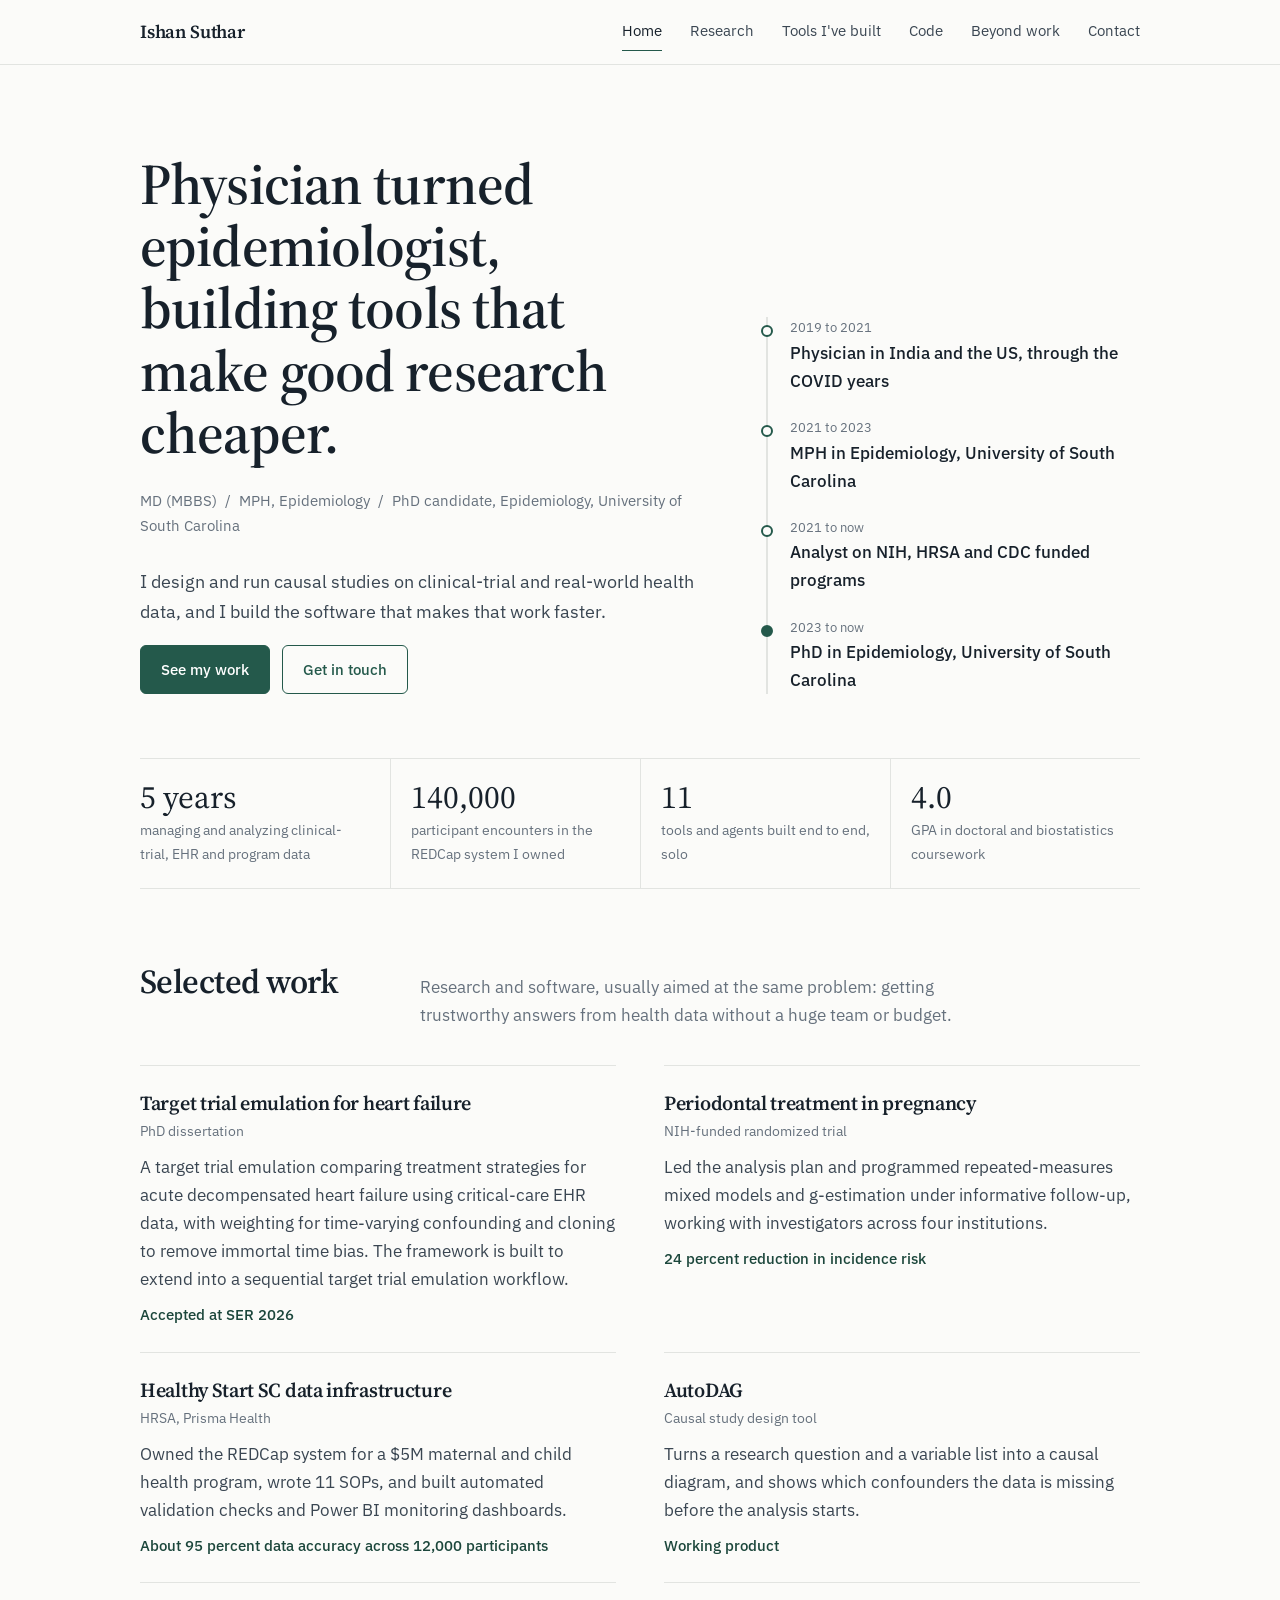
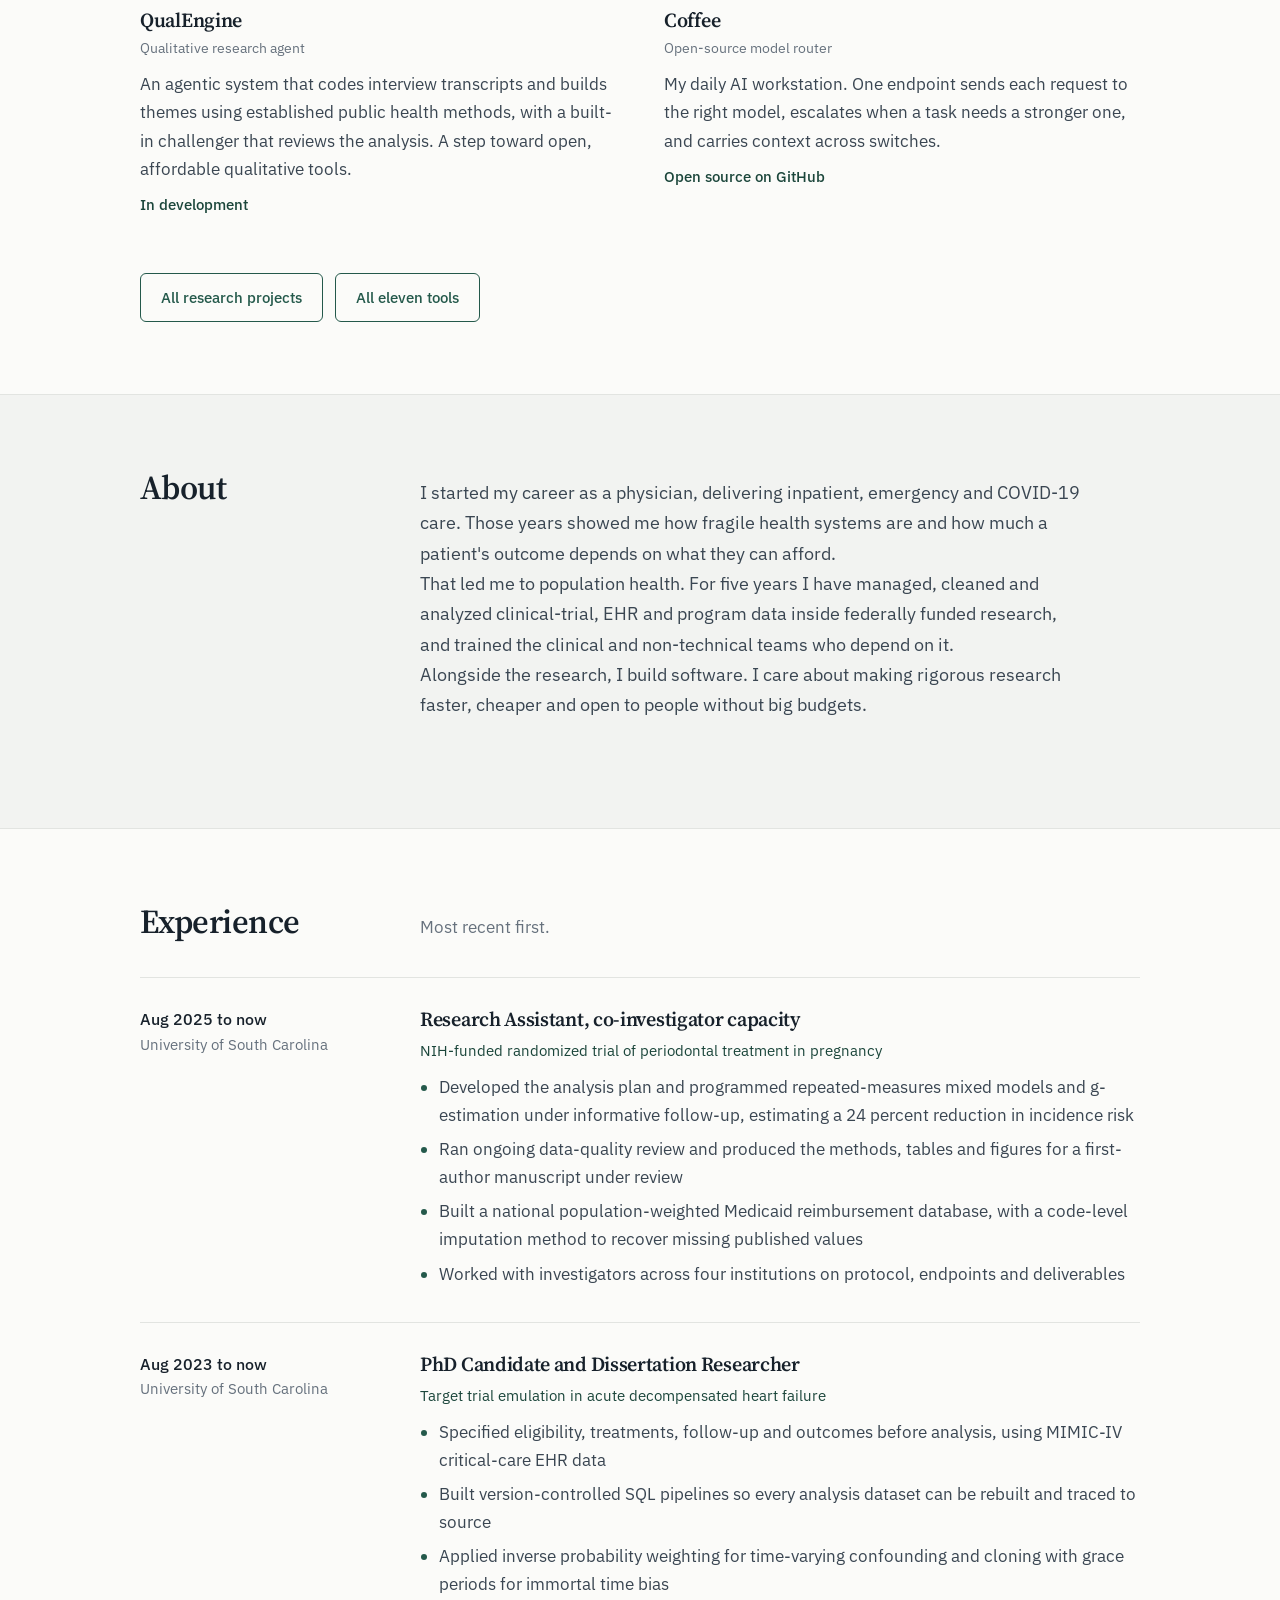
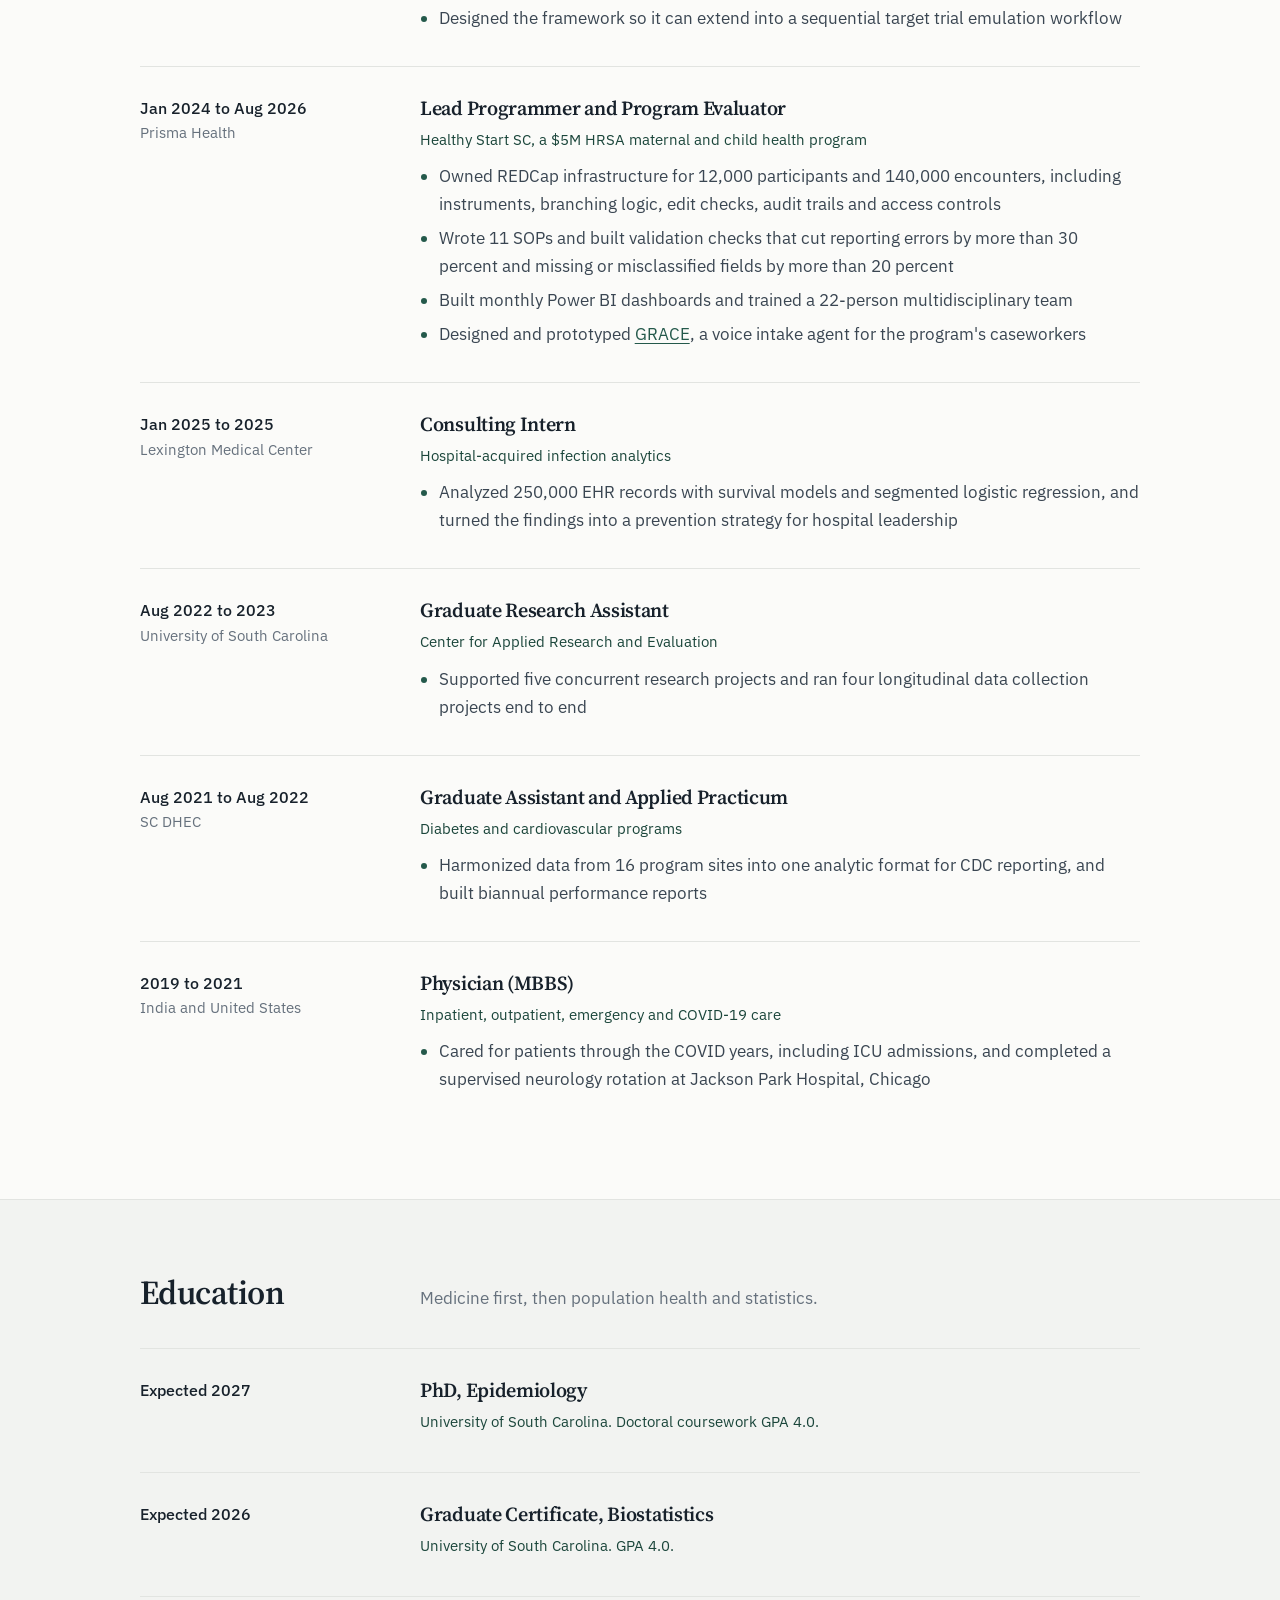
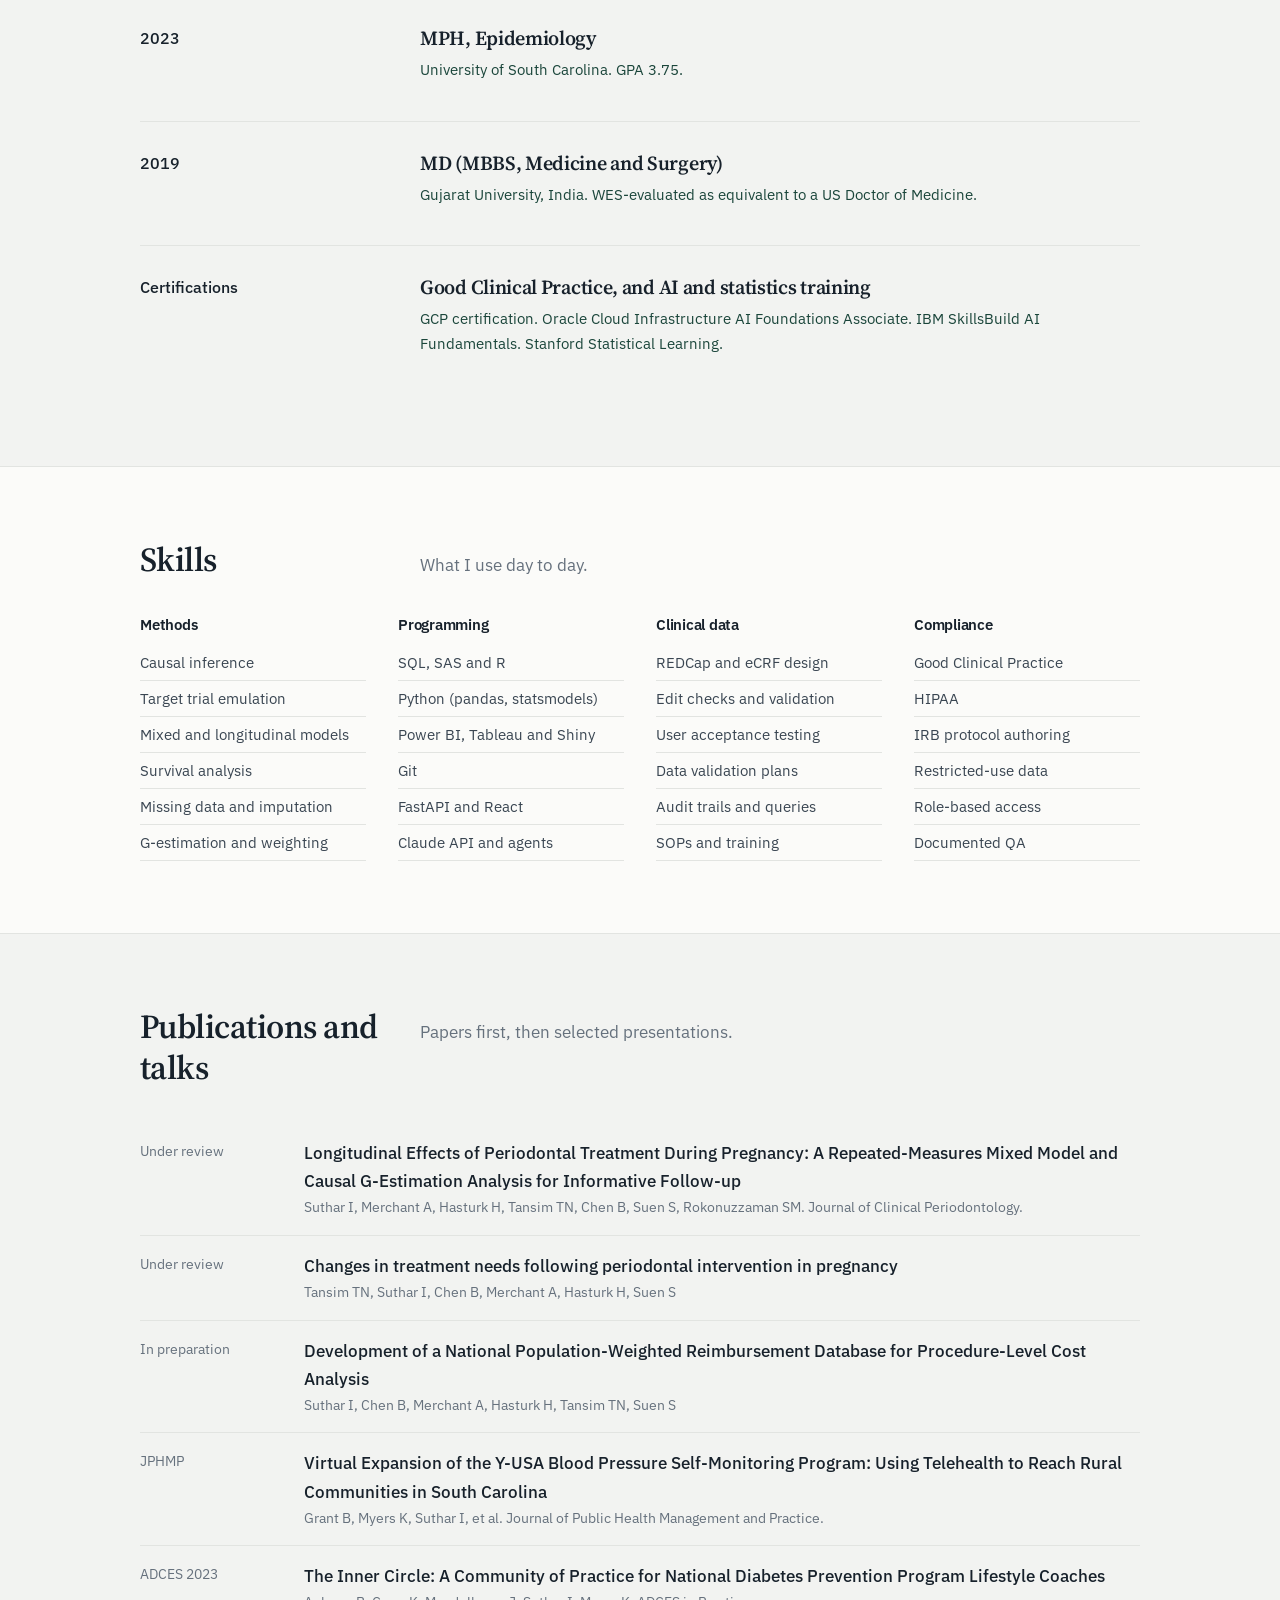
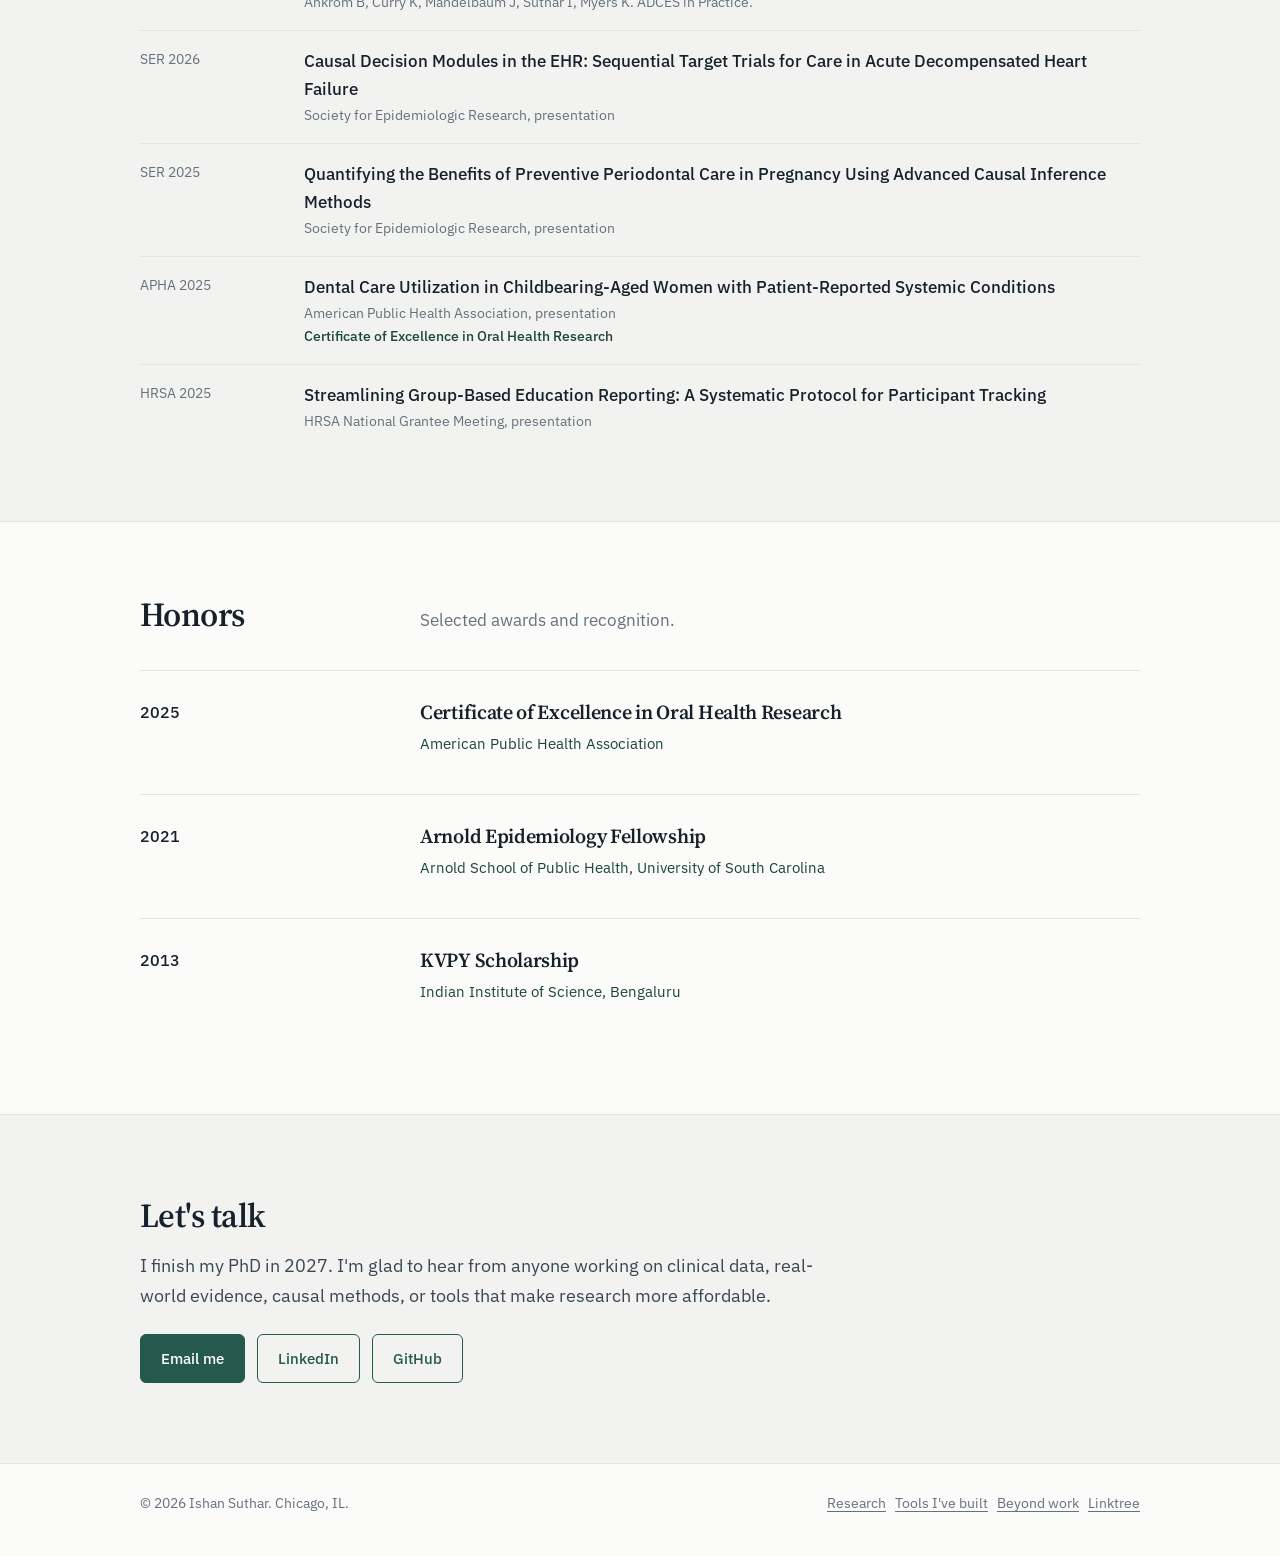
<file: index.html>
<!DOCTYPE html>
<html lang="en">
<head>
  <meta charset="UTF-8">
  <meta name="viewport" content="width=device-width, initial-scale=1.0">
  <title>Ishan Suthar | Epidemiologist and builder</title>
  <meta name="description" content="Physician-trained epidemiologist finishing a PhD in causal inference, who builds tools for health research.">
  <link rel="preconnect" href="https://fonts.googleapis.com">
  <link rel="preconnect" href="https://fonts.gstatic.com" crossorigin>
  <link href="https://fonts.googleapis.com/css2?family=IBM+Plex+Mono:wght@400;500&family=IBM+Plex+Sans:wght@400;500;600&family=Source+Serif+4:opsz,wght@8..60,400;8..60,600&display=swap" rel="stylesheet">
  <link rel="stylesheet" href="styles.css">
</head>
<body>

<header class="site-header">
  <div class="wrap">
    <a class="brand" href="index.html">Ishan Suthar</a>
    <button class="nav-toggle" aria-expanded="false" aria-controls="nav">Menu</button>
    <nav class="nav" id="nav">
      <a href="index.html" aria-current="page">Home</a>
      <a href="research.html">Research</a>
      <a href="ai-agents.html">Tools I've built</a>
      <a href="code-examples.html">Code</a>
      <a href="hobbies.html">Beyond work</a>
      <a href="#contact">Contact</a>
    </nav>
  </div>
</header>

<main>

  <section class="hero">
    <div class="wrap hero-grid">
      <div>
        <h1>Physician turned epidemiologist, building tools that make good research cheaper.</h1>
        <p class="creds">MD (MBBS) &nbsp;/&nbsp; MPH, Epidemiology &nbsp;/&nbsp; PhD candidate, Epidemiology, University of South Carolina</p>
        <p class="lead">I design and run causal studies on clinical-trial and real-world health data, and I build the software that makes that work faster.</p>
        <div class="actions">
          <a class="btn btn-solid" href="#work">See my work</a>
          <a class="btn btn-line" href="#contact">Get in touch</a>
        </div>
      </div>
      <ol class="path" aria-label="Career path">
        <li><span class="when">2019 to 2021</span><span class="what">Physician in India and the US, through the COVID years</span></li>
        <li><span class="when">2021 to 2023</span><span class="what">MPH in Epidemiology, University of South Carolina</span></li>
        <li><span class="when">2021 to now</span><span class="what">Analyst on NIH, HRSA and CDC funded programs</span></li>
        <li><span class="when">2023 to now</span><span class="what">PhD in Epidemiology, University of South Carolina</span></li>
      </ol>
    </div>
  </section>

  <div class="wrap">
    <div class="facts">
      <div class="fact"><div class="n">5 years</div><div class="l">managing and analyzing clinical-trial, EHR and program data</div></div>
      <div class="fact"><div class="n">140,000</div><div class="l">participant encounters in the REDCap system I owned</div></div>
      <div class="fact"><div class="n">11</div><div class="l">tools and agents built end to end, solo</div></div>
      <div class="fact"><div class="n">4.0</div><div class="l">GPA in doctoral and biostatistics coursework</div></div>
    </div>
  </div>

  <section class="section" id="work" style="border-top:0">
    <div class="wrap">
      <div class="section-head">
        <h2>Selected work</h2>
        <p>Research and software, usually aimed at the same problem: getting trustworthy answers from health data without a huge team or budget.</p>
      </div>

      <div class="work-list">
        <div class="work">
          <h3>Target trial emulation for heart failure</h3>
          <div class="kind">PhD dissertation</div>
          <p>A target trial emulation comparing treatment strategies for acute decompensated heart failure using critical-care EHR data, with weighting for time-varying confounding and cloning to remove immortal time bias. The framework is built to extend into a sequential target trial emulation workflow.</p>
          <div class="result">Accepted at SER 2026</div>
        </div>
        <div class="work">
          <h3>Periodontal treatment in pregnancy</h3>
          <div class="kind">NIH-funded randomized trial</div>
          <p>Led the analysis plan and programmed repeated-measures mixed models and g-estimation under informative follow-up, working with investigators across four institutions.</p>
          <div class="result">24 percent reduction in incidence risk</div>
        </div>
        <div class="work">
          <h3>Healthy Start SC data infrastructure</h3>
          <div class="kind">HRSA, Prisma Health</div>
          <p>Owned the REDCap system for a $5M maternal and child health program, wrote 11 SOPs, and built automated validation checks and Power BI monitoring dashboards.</p>
          <div class="result">About 95 percent data accuracy across 12,000 participants</div>
        </div>
        <div class="work">
          <h3>AutoDAG</h3>
          <div class="kind">Causal study design tool</div>
          <p>Turns a research question and a variable list into a causal diagram, and shows which confounders the data is missing before the analysis starts.</p>
          <div class="result">Working product</div>
        </div>
        <div class="work">
          <h3>QualEngine</h3>
          <div class="kind">Qualitative research agent</div>
          <p>An agentic system that codes interview transcripts and builds themes using established public health methods, with a built-in challenger that reviews the analysis. A step toward open, affordable qualitative tools.</p>
          <div class="result">In development</div>
        </div>
        <div class="work">
          <h3>Coffee</h3>
          <div class="kind">Open-source model router</div>
          <p>My daily AI workstation. One endpoint sends each request to the right model, escalates when a task needs a stronger one, and carries context across switches.</p>
          <div class="result">Open source on GitHub</div>
        </div>
      </div>

      <div class="actions" style="margin-top:32px">
        <a class="btn btn-line" href="research.html">All research projects</a>
        <a class="btn btn-line" href="ai-agents.html">All eleven tools</a>
      </div>
    </div>
  </section>

  <section class="section band" id="about">
    <div class="wrap">
      <div class="section-head">
        <h2>About</h2>
        <div>
          <p class="lead" style="color:var(--ink-2)">I started my career as a physician, delivering inpatient, emergency and COVID-19 care. Those years showed me how fragile health systems are and how much a patient's outcome depends on what they can afford.</p>
          <p class="lead" style="color:var(--ink-2)">That led me to population health. For five years I have managed, cleaned and analyzed clinical-trial, EHR and program data inside federally funded research, and trained the clinical and non-technical teams who depend on it.</p>
          <p class="lead" style="color:var(--ink-2);margin-bottom:0">Alongside the research, I build software. I care about making rigorous research faster, cheaper and open to people without big budgets.</p>
        </div>
      </div>
    </div>
  </section>

  <section class="section" id="experience">
    <div class="wrap">
      <div class="section-head"><h2>Experience</h2><p>Most recent first.</p></div>

      <div class="row">
        <div class="row-label"><strong>Aug 2025 to now</strong>University of South Carolina</div>
        <div>
          <h3>Research Assistant, co-investigator capacity</h3>
          <div class="org">NIH-funded randomized trial of periodontal treatment in pregnancy</div>
          <ul class="points">
            <li>Developed the analysis plan and programmed repeated-measures mixed models and g-estimation under informative follow-up, estimating a 24 percent reduction in incidence risk</li>
            <li>Ran ongoing data-quality review and produced the methods, tables and figures for a first-author manuscript under review</li>
            <li>Built a national population-weighted Medicaid reimbursement database, with a code-level imputation method to recover missing published values</li>
            <li>Worked with investigators across four institutions on protocol, endpoints and deliverables</li>
          </ul>
        </div>
      </div>

      <div class="row">
        <div class="row-label"><strong>Aug 2023 to now</strong>University of South Carolina</div>
        <div>
          <h3>PhD Candidate and Dissertation Researcher</h3>
          <div class="org">Target trial emulation in acute decompensated heart failure</div>
          <ul class="points">
            <li>Specified eligibility, treatments, follow-up and outcomes before analysis, using MIMIC-IV critical-care EHR data</li>
            <li>Built version-controlled SQL pipelines so every analysis dataset can be rebuilt and traced to source</li>
            <li>Applied inverse probability weighting for time-varying confounding and cloning with grace periods for immortal time bias</li>
            <li>Designed the framework so it can extend into a sequential target trial emulation workflow</li>
          </ul>
        </div>
      </div>

      <div class="row">
        <div class="row-label"><strong>Jan 2024 to Aug 2026</strong>Prisma Health</div>
        <div>
          <h3>Lead Programmer and Program Evaluator</h3>
          <div class="org">Healthy Start SC, a $5M HRSA maternal and child health program</div>
          <ul class="points">
            <li>Owned REDCap infrastructure for 12,000 participants and 140,000 encounters, including instruments, branching logic, edit checks, audit trails and access controls</li>
            <li>Wrote 11 SOPs and built validation checks that cut reporting errors by more than 30 percent and missing or misclassified fields by more than 20 percent</li>
            <li>Built monthly Power BI dashboards and trained a 22-person multidisciplinary team</li>
            <li>Designed and prototyped <a href="ai-agents.html#grace">GRACE</a>, a voice intake agent for the program's caseworkers</li>
          </ul>
        </div>
      </div>

      <div class="row">
        <div class="row-label"><strong>Jan 2025 to  2025</strong>Lexington Medical Center</div>
        <div>
          <h3>Consulting Intern</h3>
          <div class="org">Hospital-acquired infection analytics</div>
          <ul class="points"><li>Analyzed 250,000 EHR records with survival models and segmented logistic regression, and turned the findings into a prevention strategy for hospital leadership</li></ul>
        </div>
      </div>

      <div class="row">
        <div class="row-label"><strong>Aug 2022 to  2023</strong>University of South Carolina</div>
        <div>
          <h3>Graduate Research Assistant</h3>
          <div class="org">Center for Applied Research and Evaluation</div>
          <ul class="points"><li>Supported five concurrent research projects and ran four longitudinal data collection projects end to end</li></ul>
        </div>
      </div>

      <div class="row">
        <div class="row-label"><strong>Aug 2021 to Aug 2022</strong>SC DHEC</div>
        <div>
          <h3>Graduate Assistant and Applied Practicum</h3>
          <div class="org">Diabetes and cardiovascular programs</div>
          <ul class="points"><li>Harmonized data from 16 program sites into one analytic format for CDC reporting, and built biannual performance reports</li></ul>
        </div>
      </div>

      <div class="row">
        <div class="row-label"><strong>2019 to 2021</strong>India and United States</div>
        <div>
          <h3>Physician (MBBS)</h3>
          <div class="org">Inpatient, outpatient, emergency and COVID-19 care</div>
          <ul class="points"><li>Cared for patients through the COVID years, including ICU admissions, and completed a supervised neurology rotation at Jackson Park Hospital, Chicago</li></ul>
        </div>
      </div>
    </div>
  </section>

  <section class="section band" id="education">
    <div class="wrap">
      <div class="section-head"><h2>Education</h2><p>Medicine first, then population health and statistics.</p></div>
      <div class="row"><div class="row-label"><strong>Expected  2027</strong></div><div><h3>PhD, Epidemiology</h3><div class="org">University of South Carolina. Doctoral coursework GPA 4.0.</div></div></div>
      <div class="row"><div class="row-label"><strong>Expected  2026</strong></div><div><h3>Graduate Certificate, Biostatistics</h3><div class="org">University of South Carolina. GPA 4.0.</div></div></div>
      <div class="row"><div class="row-label"><strong>2023</strong></div><div><h3>MPH, Epidemiology</h3><div class="org">University of South Carolina. GPA 3.75.</div></div></div>
      <div class="row"><div class="row-label"><strong>2019</strong></div><div><h3>MD (MBBS, Medicine and Surgery)</h3><div class="org">Gujarat University, India. WES-evaluated as equivalent to a US Doctor of Medicine.</div></div></div>
      <div class="row"><div class="row-label"><strong>Certifications</strong></div><div><h3>Good Clinical Practice, and AI and statistics training</h3><div class="org">GCP certification. Oracle Cloud Infrastructure AI Foundations Associate. IBM SkillsBuild AI Fundamentals. Stanford Statistical Learning.</div></div></div>
    </div>
  </section>

  <section class="section" id="skills">
    <div class="wrap">
      <div class="section-head"><h2>Skills</h2><p>What I use day to day.</p></div>
      <div class="skills">
        <div>
          <h3>Methods</h3>
          <ul><li>Causal inference</li><li>Target trial emulation</li><li>Mixed and longitudinal models</li><li>Survival analysis</li><li>Missing data and imputation</li><li>G-estimation and weighting</li></ul>
        </div>
        <div>
          <h3>Programming</h3>
          <ul><li>SQL, SAS and R</li><li>Python (pandas, statsmodels)</li><li>Power BI, Tableau and Shiny</li><li>Git</li><li>FastAPI and React</li><li>Claude API and agents</li></ul>
        </div>
        <div>
          <h3>Clinical data</h3>
          <ul><li>REDCap and eCRF design</li><li>Edit checks and validation</li><li>User acceptance testing</li><li>Data validation plans</li><li>Audit trails and queries</li><li>SOPs and training</li></ul>
        </div>
        <div>
          <h3>Compliance</h3>
          <ul><li>Good Clinical Practice</li><li>HIPAA</li><li>IRB protocol authoring</li><li>Restricted-use data</li><li>Role-based access</li><li>Documented QA</li></ul>
        </div>
      </div>
    </div>
  </section>

  <section class="section band" id="publications">
    <div class="wrap">
      <div class="section-head"><h2>Publications and talks</h2><p>Papers first, then selected presentations.</p></div>
      <ul class="pubs">
        <li><div class="venue">Under review</div><div><div class="title">Longitudinal Effects of Periodontal Treatment During Pregnancy: A Repeated-Measures Mixed Model and Causal G-Estimation Analysis for Informative Follow-up</div><div class="authors">Suthar I, Merchant A, Hasturk H, Tansim TN, Chen B, Suen S, Rokonuzzaman SM. Journal of Clinical Periodontology.</div></div></li>
        <li><div class="venue">Under review</div><div><div class="title">Changes in treatment needs following periodontal intervention in pregnancy</div><div class="authors">Tansim TN, Suthar I, Chen B, Merchant A, Hasturk H, Suen S</div></div></li>
        <li><div class="venue">In preparation</div><div><div class="title">Development of a National Population-Weighted Reimbursement Database for Procedure-Level Cost Analysis</div><div class="authors">Suthar I, Chen B, Merchant A, Hasturk H, Tansim TN, Suen S</div></div></li>
        <li><div class="venue">JPHMP</div><div><div class="title">Virtual Expansion of the Y-USA Blood Pressure Self-Monitoring Program: Using Telehealth to Reach Rural Communities in South Carolina</div><div class="authors">Grant B, Myers K, Suthar I, et al. Journal of Public Health Management and Practice.</div></div></li>
        <li><div class="venue">ADCES 2023</div><div><div class="title">The Inner Circle: A Community of Practice for National Diabetes Prevention Program Lifestyle Coaches</div><div class="authors">Ankrom B, Curry K, Mandelbaum J, Suthar I, Myers K. ADCES in Practice.</div></div></li>
        <li><div class="venue">SER 2026</div><div><div class="title">Causal Decision Modules in the EHR: Sequential Target Trials for Care in Acute Decompensated Heart Failure</div><div class="authors">Society for Epidemiologic Research, presentation</div></div></li>
        <li><div class="venue">SER 2025</div><div><div class="title">Quantifying the Benefits of Preventive Periodontal Care in Pregnancy Using Advanced Causal Inference Methods</div><div class="authors">Society for Epidemiologic Research, presentation</div></div></li>
        <li><div class="venue">APHA 2025</div><div><div class="title">Dental Care Utilization in Childbearing-Aged Women with Patient-Reported Systemic Conditions</div><div class="authors">American Public Health Association, presentation</div><div class="award">Certificate of Excellence in Oral Health Research</div></div></li>
        <li><div class="venue">HRSA 2025</div><div><div class="title">Streamlining Group-Based Education Reporting: A Systematic Protocol for Participant Tracking</div><div class="authors">HRSA National Grantee Meeting, presentation</div></div></li>
      </ul>
    </div>
  </section>

  <section class="section" id="honors">
    <div class="wrap">
      <div class="section-head"><h2>Honors</h2><p>Selected awards and recognition.</p></div>
      <div class="row"><div class="row-label"><strong>2025</strong></div><div><h3>Certificate of Excellence in Oral Health Research</h3><div class="org">American Public Health Association</div></div></div>
      <div class="row"><div class="row-label"><strong>2021</strong></div><div><h3>Arnold Epidemiology Fellowship</h3><div class="org">Arnold School of Public Health, University of South Carolina</div></div></div>
      <div class="row"><div class="row-label"><strong>2013</strong></div><div><h3>KVPY Scholarship</h3><div class="org">Indian Institute of Science, Bengaluru</div></div></div>
    </div>
  </section>

  <section class="contact band" id="contact">
    <div class="wrap">
      <h2>Let's talk</h2>
      <p class="lead">I finish my PhD in  2027. I'm glad to hear from anyone working on clinical data, real-world evidence, causal methods, or tools that make research more affordable.</p>
      <div class="contact-links">
        <a class="btn btn-solid" href="mailto:i.ishan.2812@gmail.com">Email me</a>
        <a class="btn btn-line" href="https://www.linkedin.com/in/isuthar/" target="_blank" rel="noopener">LinkedIn</a>
        <a class="btn btn-line" href="https://github.com/ishan-suthar" target="_blank" rel="noopener">GitHub</a>
      </div>
    </div>
  </section>

</main>

<footer class="site-footer">
  <div class="wrap">
    <span>&copy; 2026 Ishan Suthar. Chicago, IL.</span>
    <span><a href="research.html">Research</a> &nbsp; <a href="ai-agents.html">Tools I've built</a> &nbsp; <a href="hobbies.html">Beyond work</a> &nbsp; <a href="https://linktr.ee/i.ishan.2812" target="_blank" rel="noopener">Linktree</a></span>
  </div>
</footer>

<script>
  const t = document.querySelector('.nav-toggle'), n = document.getElementById('nav');
  t.addEventListener('click', () => { const o = n.classList.toggle('open'); t.setAttribute('aria-expanded', o); });
  n.querySelectorAll('a').forEach(a => a.addEventListener('click', () => { n.classList.remove('open'); t.setAttribute('aria-expanded', false); }));
</script>
</body>
</html>
</file>
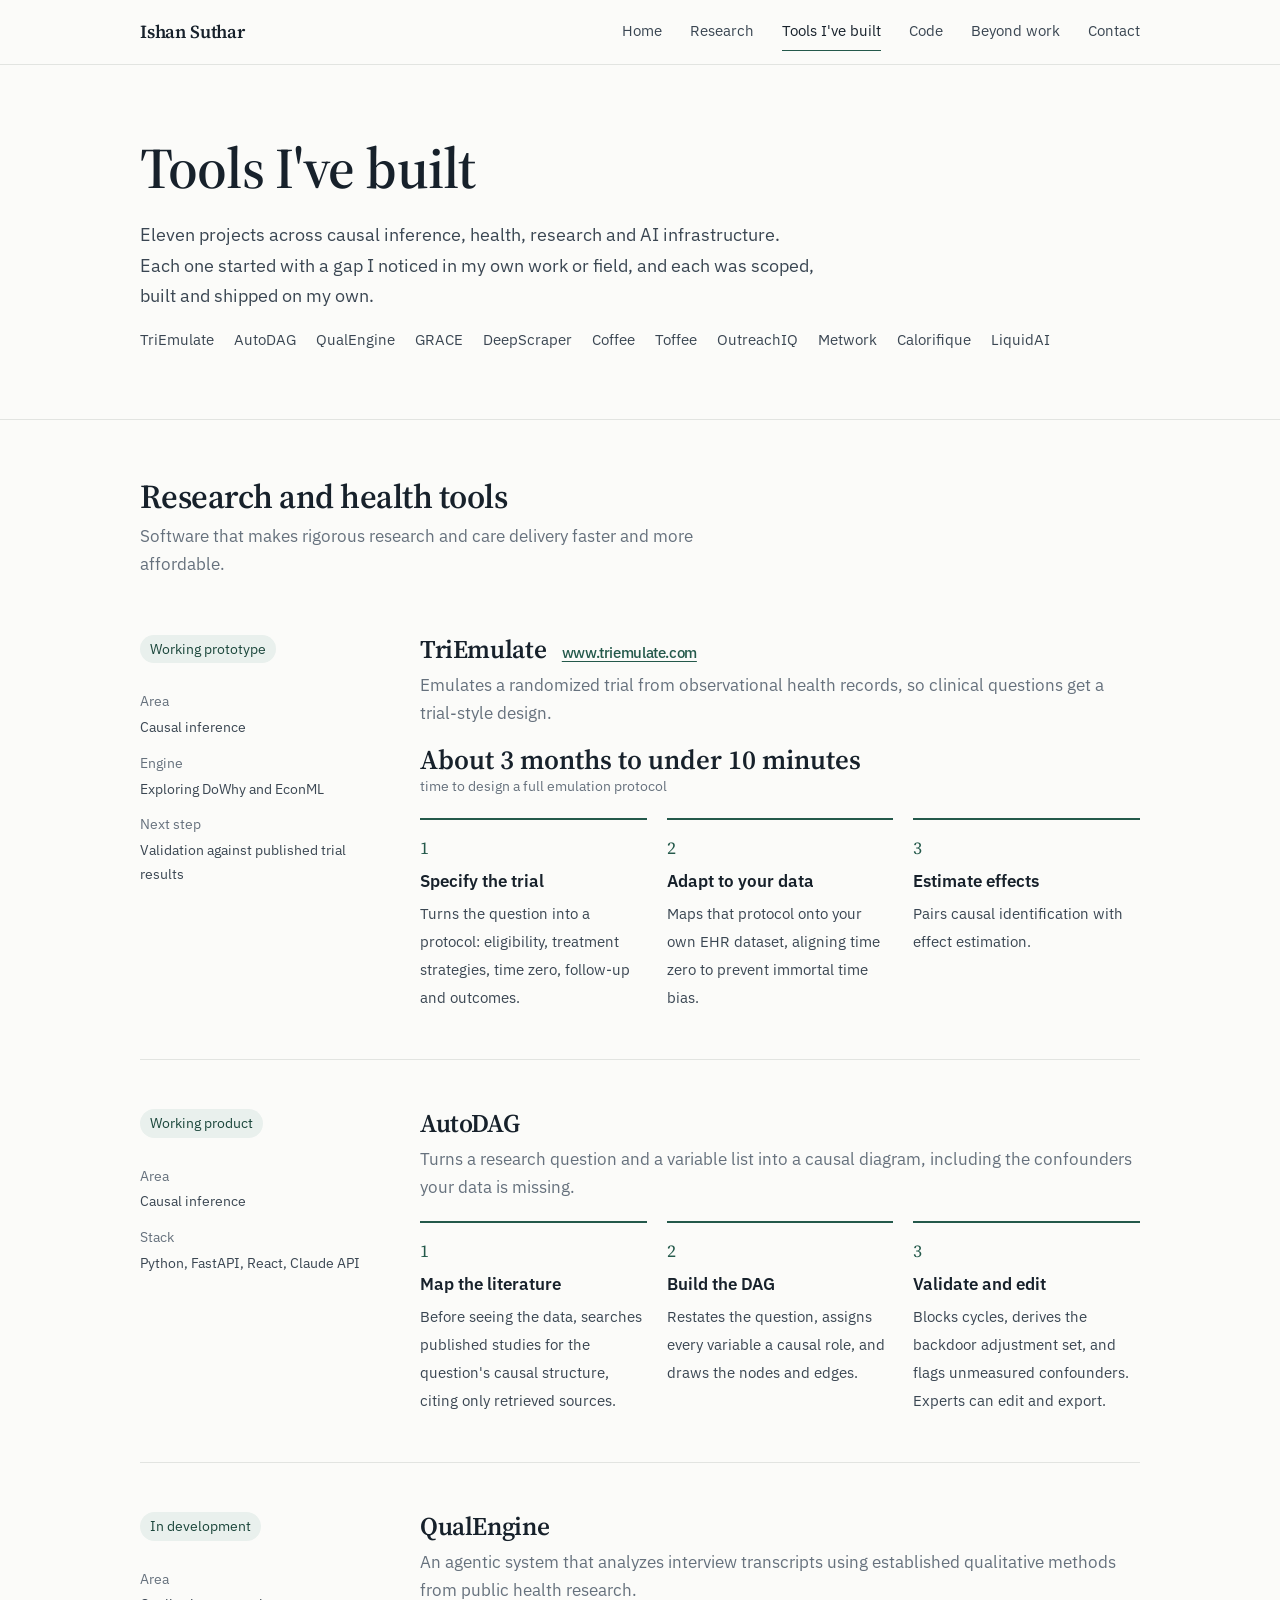
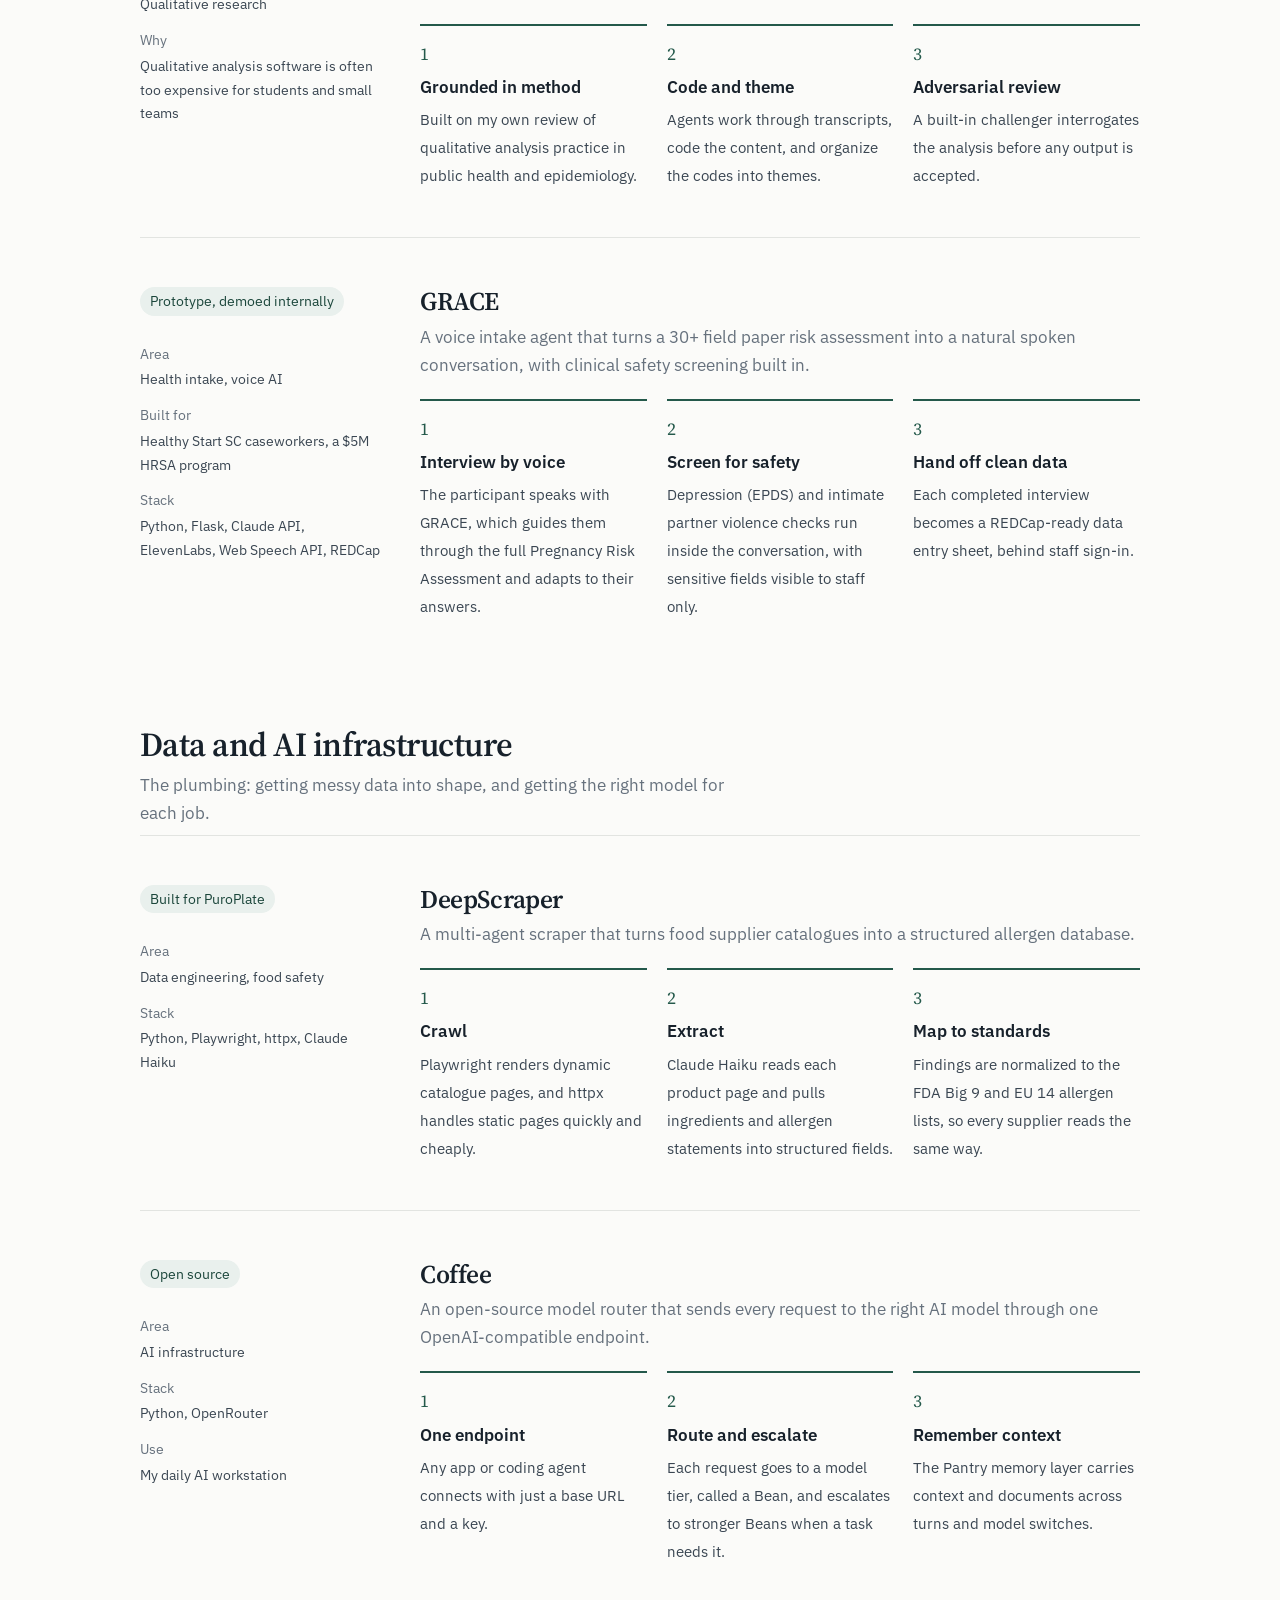
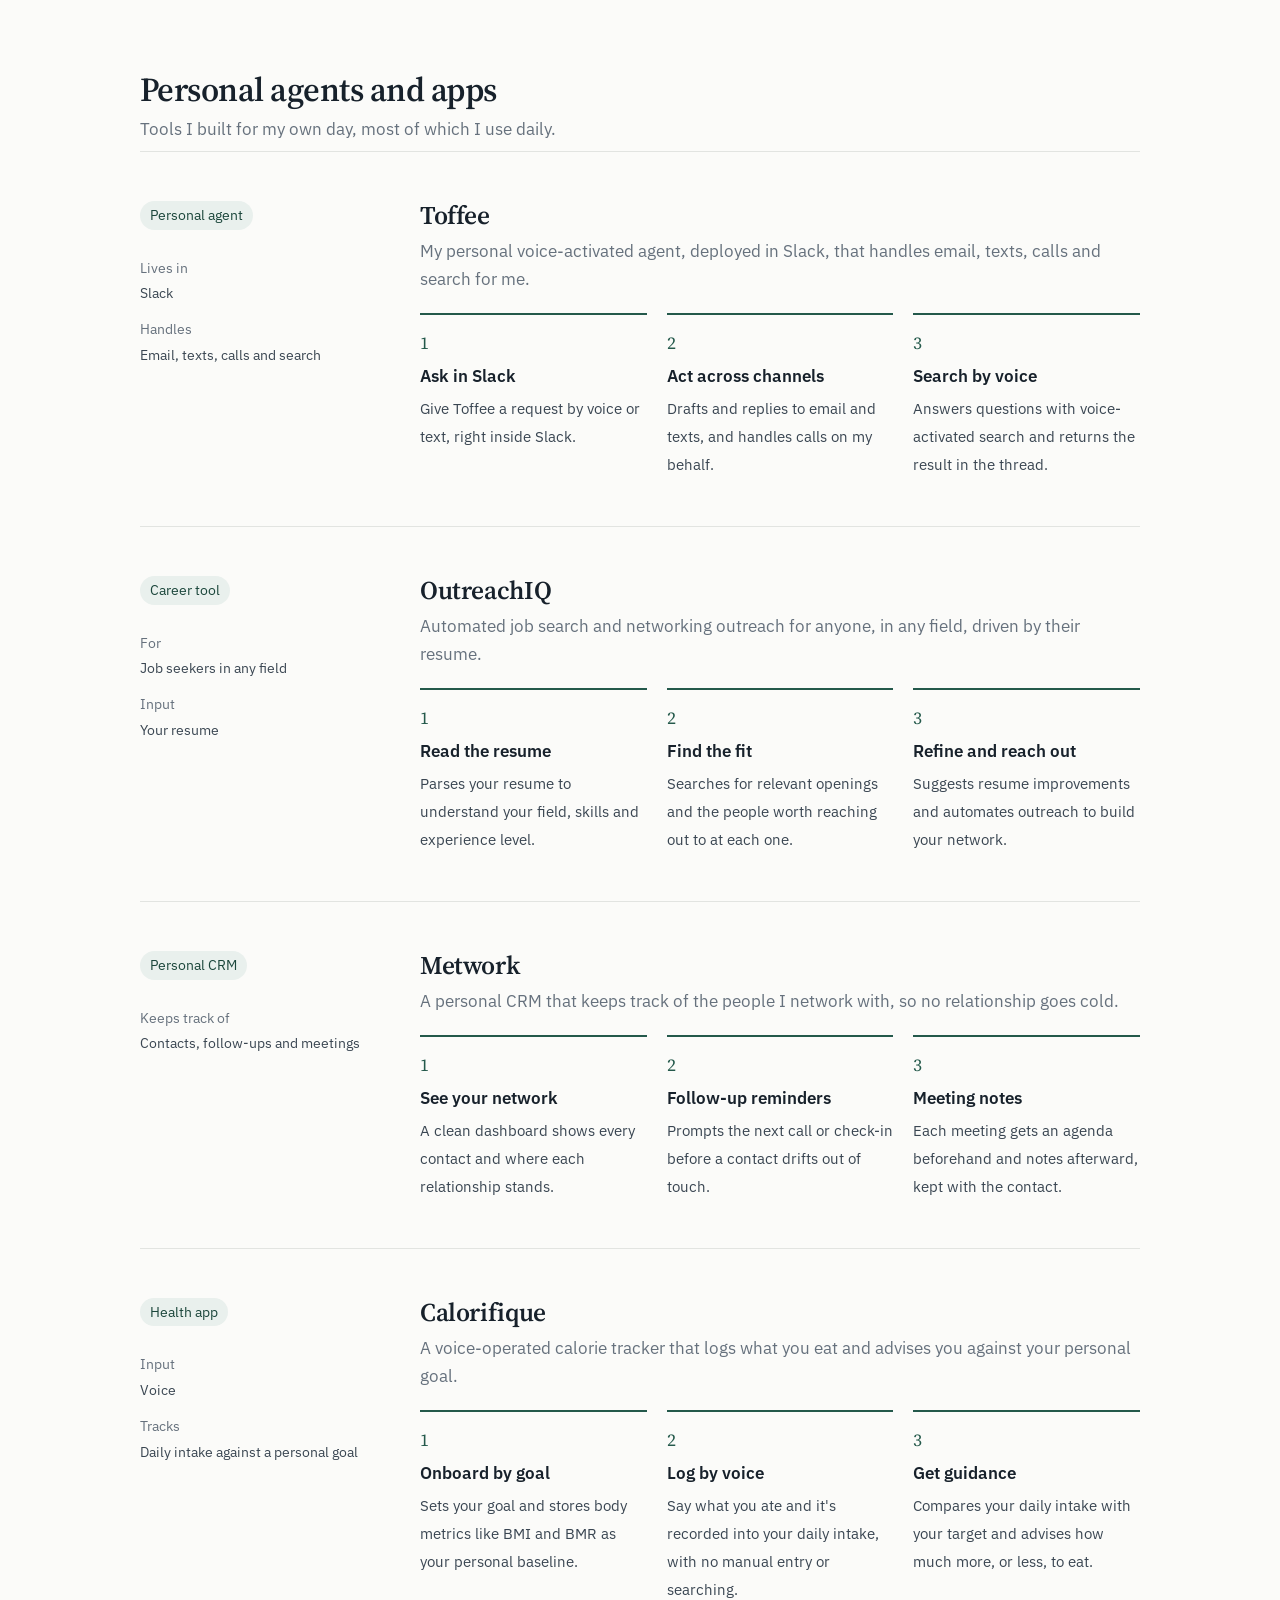
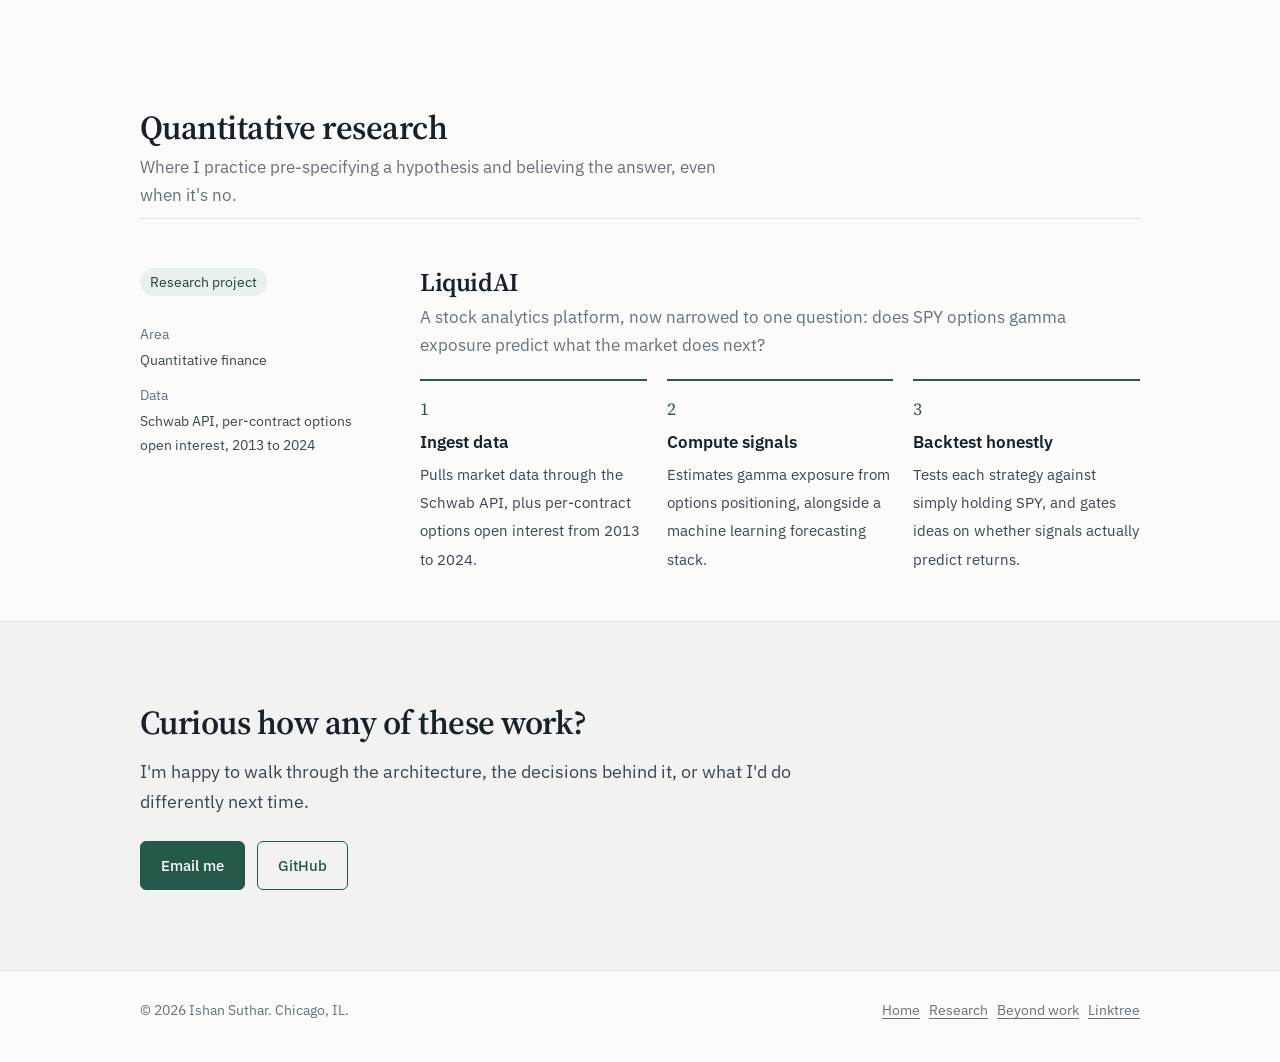
<file: ai-agents.html>
<!DOCTYPE html>
<html lang="en">
<head>
  <meta charset="UTF-8">
  <meta name="viewport" content="width=device-width, initial-scale=1.0">
  <title>Tools I've Built | Ishan Suthar</title>
  <meta name="description" content="Eleven tools and agents across causal inference, health, research and AI infrastructure, built end to end.">
  <link rel="preconnect" href="https://fonts.googleapis.com">
  <link rel="preconnect" href="https://fonts.gstatic.com" crossorigin>
  <link href="https://fonts.googleapis.com/css2?family=IBM+Plex+Mono:wght@400;500&family=IBM+Plex+Sans:wght@400;500;600&family=Source+Serif+4:opsz,wght@8..60,400;8..60,600&display=swap" rel="stylesheet">
  <link rel="stylesheet" href="styles.css">
</head>
<body>

<header class="site-header">
  <div class="wrap">
    <a class="brand" href="index.html">Ishan Suthar</a>
    <button class="nav-toggle" aria-expanded="false" aria-controls="nav">Menu</button>
    <nav class="nav" id="nav">
      <a href="index.html">Home</a>
      <a href="research.html">Research</a>
      <a href="ai-agents.html" aria-current="page">Tools I've built</a>
      <a href="code-examples.html">Code</a>
      <a href="hobbies.html">Beyond work</a>
      <a href="index.html#contact">Contact</a>
    </nav>
  </div>
</header>

<main>
  <section class="page-intro">
    <div class="wrap">
      <h1>Tools I've built</h1>
      <p class="lead">Eleven projects across causal inference, health, research and AI infrastructure. Each one started with a gap I noticed in my own work or field, and each was scoped, built and shipped on my own.</p>
      <nav class="jump" aria-label="Tools on this page">
        <a href="#triemulate">TriEmulate</a>
        <a href="#autodag">AutoDAG</a>
        <a href="#qualengine">QualEngine</a>
        <a href="#grace">GRACE</a>
        <a href="#deepscraper">DeepScraper</a>
        <a href="#coffee">Coffee</a>
        <a href="#toffee">Toffee</a>
        <a href="#outreachiq">OutreachIQ</a>
        <a href="#metwork">Metwork</a>
        <a href="#calorifique">Calorifique</a>
        <a href="#liquidai">LiquidAI</a>
      </nav>
    </div>
  </section>

  <div class="wrap">

    <div class="group-title">
      <h2>Research and health tools</h2>
      <p>Software that makes rigorous research and care delivery faster and more affordable.</p>
    </div>

    <article class="project" id="triemulate">
      <aside>
        <span class="status">Working prototype</span>
        <dl>
          <dt>Area</dt><dd>Causal inference</dd>
          <dt>Engine</dt><dd>Exploring DoWhy and EconML</dd>
          <dt>Next step</dt><dd>Validation against published trial results</dd>
        </dl>
      </aside>
      <div>
        <h2>TriEmulate <a class="site-link" href="https://www.triemulate.com" target="_blank" rel="noopener">www.triemulate.com</a></h2>
        <p class="sub">Emulates a randomized trial from observational health records, so clinical questions get a trial-style design.</p>
        <div class="numbers">
          <div><strong>About 3 months to under 10 minutes</strong>time to design a full emulation protocol</div>
        </div>
        <ol class="steps">
          <li><strong>Specify the trial</strong><span>Turns the question into a protocol: eligibility, treatment strategies, time zero, follow-up and outcomes.</span></li>
          <li><strong>Adapt to your data</strong><span>Maps that protocol onto your own EHR dataset, aligning time zero to prevent immortal time bias.</span></li>
          <li><strong>Estimate effects</strong><span>Pairs causal identification with effect estimation.</span></li>
        </ol>
      </div>
    </article>

    <article class="project" id="autodag">
      <aside>
        <span class="status">Working product</span>
        <dl>
          <dt>Area</dt><dd>Causal inference</dd>
          <dt>Stack</dt><dd>Python, FastAPI, React, Claude API</dd>
        </dl>
      </aside>
      <div>
        <h2>AutoDAG</h2>
        <p class="sub">Turns a research question and a variable list into a causal diagram, including the confounders your data is missing.</p>
        <ol class="steps">
          <li><strong>Map the literature</strong><span>Before seeing the data, searches published studies for the question's causal structure, citing only retrieved sources.</span></li>
          <li><strong>Build the DAG</strong><span>Restates the question, assigns every variable a causal role, and draws the nodes and edges.</span></li>
          <li><strong>Validate and edit</strong><span>Blocks cycles, derives the backdoor adjustment set, and flags unmeasured confounders. Experts can edit and export.</span></li>
        </ol>
      </div>
    </article>

    <article class="project" id="qualengine">
      <aside>
        <span class="status">In development</span>
        <dl>
          <dt>Area</dt><dd>Qualitative research</dd>
          <dt>Why</dt><dd>Qualitative analysis software is often too expensive for students and small teams</dd>
        </dl>
      </aside>
      <div>
        <h2>QualEngine</h2>
        <p class="sub">An agentic system that analyzes interview transcripts using established qualitative methods from public health research.</p>
        <ol class="steps">
          <li><strong>Grounded in method</strong><span>Built on my own review of qualitative analysis practice in public health and epidemiology.</span></li>
          <li><strong>Code and theme</strong><span>Agents work through transcripts, code the content, and organize the codes into themes.</span></li>
          <li><strong>Adversarial review</strong><span>A built-in challenger interrogates the analysis before any output is accepted.</span></li>
        </ol>
      </div>
    </article>

    <article class="project" id="grace">
      <aside>
        <span class="status">Prototype, demoed internally</span>
        <dl>
          <dt>Area</dt><dd>Health intake, voice AI</dd>
          <dt>Built for</dt><dd>Healthy Start SC caseworkers, a $5M HRSA program</dd>
          <dt>Stack</dt><dd>Python, Flask, Claude API, ElevenLabs, Web Speech API, REDCap</dd>
        </dl>
      </aside>
      <div>
        <h2>GRACE</h2>
        <p class="sub">A voice intake agent that turns a 30+ field paper risk assessment into a natural spoken conversation, with clinical safety screening built in.</p>
        <ol class="steps">
          <li><strong>Interview by voice</strong><span>The participant speaks with GRACE, which guides them through the full Pregnancy Risk Assessment and adapts to their answers.</span></li>
          <li><strong>Screen for safety</strong><span>Depression (EPDS) and intimate partner violence checks run inside the conversation, with sensitive fields visible to staff only.</span></li>
          <li><strong>Hand off clean data</strong><span>Each completed interview becomes a REDCap-ready data entry sheet, behind staff sign-in.</span></li>
        </ol>
      </div>
    </article>

    <div class="group-title">
      <h2>Data and AI infrastructure</h2>
      <p>The plumbing: getting messy data into shape, and getting the right model for each job.</p>
    </div>

    <article class="project" id="deepscraper">
      <aside>
        <span class="status">Built for PuroPlate</span>
        <dl>
          <dt>Area</dt><dd>Data engineering, food safety</dd>
          <dt>Stack</dt><dd>Python, Playwright, httpx, Claude Haiku</dd>
        </dl>
      </aside>
      <div>
        <h2>DeepScraper</h2>
        <p class="sub">A multi-agent scraper that turns food supplier catalogues into a structured allergen database.</p>
        <ol class="steps">
          <li><strong>Crawl</strong><span>Playwright renders dynamic catalogue pages, and httpx handles static pages quickly and cheaply.</span></li>
          <li><strong>Extract</strong><span>Claude Haiku reads each product page and pulls ingredients and allergen statements into structured fields.</span></li>
          <li><strong>Map to standards</strong><span>Findings are normalized to the FDA Big 9 and EU 14 allergen lists, so every supplier reads the same way.</span></li>
        </ol>
      </div>
    </article>

    <article class="project" id="coffee">
      <aside>
        <span class="status">Open source</span>
        <dl>
          <dt>Area</dt><dd>AI infrastructure</dd>
          <dt>Stack</dt><dd>Python, OpenRouter</dd>
          <dt>Use</dt><dd>My daily AI workstation</dd>
        </dl>
      </aside>
      <div>
        <h2>Coffee</h2>
        <p class="sub">An open-source model router that sends every request to the right AI model through one OpenAI-compatible endpoint.</p>
        <ol class="steps">
          <li><strong>One endpoint</strong><span>Any app or coding agent connects with just a base URL and a key.</span></li>
          <li><strong>Route and escalate</strong><span>Each request goes to a model tier, called a Bean, and escalates to stronger Beans when a task needs it.</span></li>
          <li><strong>Remember context</strong><span>The Pantry memory layer carries context and documents across turns and model switches.</span></li>
        </ol>
      </div>
    </article>

    <div class="group-title">
      <h2>Personal agents and apps</h2>
      <p>Tools I built for my own day, most of which I use daily.</p>
    </div>

    <article class="project" id="toffee">
      <aside>
        <span class="status">Personal agent</span>
        <dl>
          <dt>Lives in</dt><dd>Slack</dd>
          <dt>Handles</dt><dd>Email, texts, calls and search</dd>
        </dl>
      </aside>
      <div>
        <h2>Toffee</h2>
        <p class="sub">My personal voice-activated agent, deployed in Slack, that handles email, texts, calls and search for me.</p>
        <ol class="steps">
          <li><strong>Ask in Slack</strong><span>Give Toffee a request by voice or text, right inside Slack.</span></li>
          <li><strong>Act across channels</strong><span>Drafts and replies to email and texts, and handles calls on my behalf.</span></li>
          <li><strong>Search by voice</strong><span>Answers questions with voice-activated search and returns the result in the thread.</span></li>
        </ol>
      </div>
    </article>

    <article class="project" id="outreachiq">
      <aside>
        <span class="status">Career tool</span>
        <dl>
          <dt>For</dt><dd>Job seekers in any field</dd>
          <dt>Input</dt><dd>Your resume</dd>
        </dl>
      </aside>
      <div>
        <h2>OutreachIQ</h2>
        <p class="sub">Automated job search and networking outreach for anyone, in any field, driven by their resume.</p>
        <ol class="steps">
          <li><strong>Read the resume</strong><span>Parses your resume to understand your field, skills and experience level.</span></li>
          <li><strong>Find the fit</strong><span>Searches for relevant openings and the people worth reaching out to at each one.</span></li>
          <li><strong>Refine and reach out</strong><span>Suggests resume improvements and automates outreach to build your network.</span></li>
        </ol>
      </div>
    </article>

    <article class="project" id="metwork">
      <aside>
        <span class="status">Personal CRM</span>
        <dl>
          <dt>Keeps track of</dt><dd>Contacts, follow-ups and meetings</dd>
        </dl>
      </aside>
      <div>
        <h2>Metwork</h2>
        <p class="sub">A personal CRM that keeps track of the people I network with, so no relationship goes cold.</p>
        <ol class="steps">
          <li><strong>See your network</strong><span>A clean dashboard shows every contact and where each relationship stands.</span></li>
          <li><strong>Follow-up reminders</strong><span>Prompts the next call or check-in before a contact drifts out of touch.</span></li>
          <li><strong>Meeting notes</strong><span>Each meeting gets an agenda beforehand and notes afterward, kept with the contact.</span></li>
        </ol>
      </div>
    </article>

    <article class="project" id="calorifique">
      <aside>
        <span class="status">Health app</span>
        <dl>
          <dt>Input</dt><dd>Voice</dd>
          <dt>Tracks</dt><dd>Daily intake against a personal goal</dd>
        </dl>
      </aside>
      <div>
        <h2>Calorifique</h2>
        <p class="sub">A voice-operated calorie tracker that logs what you eat and advises you against your personal goal.</p>
        <ol class="steps">
          <li><strong>Onboard by goal</strong><span>Sets your goal and stores body metrics like BMI and BMR as your personal baseline.</span></li>
          <li><strong>Log by voice</strong><span>Say what you ate and it's recorded into your daily intake, with no manual entry or searching.</span></li>
          <li><strong>Get guidance</strong><span>Compares your daily intake with your target and advises how much more, or less, to eat.</span></li>
        </ol>
      </div>
    </article>

    <div class="group-title">
      <h2>Quantitative research</h2>
      <p>Where I practice pre-specifying a hypothesis and believing the answer, even when it's no.</p>
    </div>

    <article class="project" id="liquidai">
      <aside>
        <span class="status">Research project</span>
        <dl>
          <dt>Area</dt><dd>Quantitative finance</dd>
          <dt>Data</dt><dd>Schwab API, per-contract options open interest, 2013 to 2024</dd>
        </dl>
      </aside>
      <div>
        <h2>LiquidAI</h2>
        <p class="sub">A stock analytics platform, now narrowed to one question: does SPY options gamma exposure predict what the market does next?</p>
        <ol class="steps">
          <li><strong>Ingest data</strong><span>Pulls market data through the Schwab API, plus per-contract options open interest from 2013 to 2024.</span></li>
          <li><strong>Compute signals</strong><span>Estimates gamma exposure from options positioning, alongside a machine learning forecasting stack.</span></li>
          <li><strong>Backtest honestly</strong><span>Tests each strategy against simply holding SPY, and gates ideas on whether signals actually predict returns.</span></li>
        </ol>
      </div>
    </article>

  </div>

  <section class="contact band">
    <div class="wrap">
      <h2>Curious how any of these work?</h2>
      <p class="lead">I'm happy to walk through the architecture, the decisions behind it, or what I'd do differently next time.</p>
      <div class="contact-links">
        <a class="btn btn-solid" href="mailto:i.ishan.2812@gmail.com">Email me</a>
        <a class="btn btn-line" href="https://github.com/ishan-suthar" target="_blank" rel="noopener">GitHub</a>
      </div>
    </div>
  </section>
</main>

<footer class="site-footer">
  <div class="wrap">
    <span>&copy; 2026 Ishan Suthar. Chicago, IL.</span>
    <span><a href="index.html">Home</a> &nbsp; <a href="research.html">Research</a> &nbsp; <a href="hobbies.html">Beyond work</a> &nbsp; <a href="https://linktr.ee/i.ishan.2812" target="_blank" rel="noopener">Linktree</a></span>
  </div>
</footer>

<script>
  const t = document.querySelector('.nav-toggle'), n = document.getElementById('nav');
  t.addEventListener('click', () => { const o = n.classList.toggle('open'); t.setAttribute('aria-expanded', o); });
  n.querySelectorAll('a').forEach(a => a.addEventListener('click', () => { n.classList.remove('open'); t.setAttribute('aria-expanded', false); }));
</script>
</body>
</html>
</file>
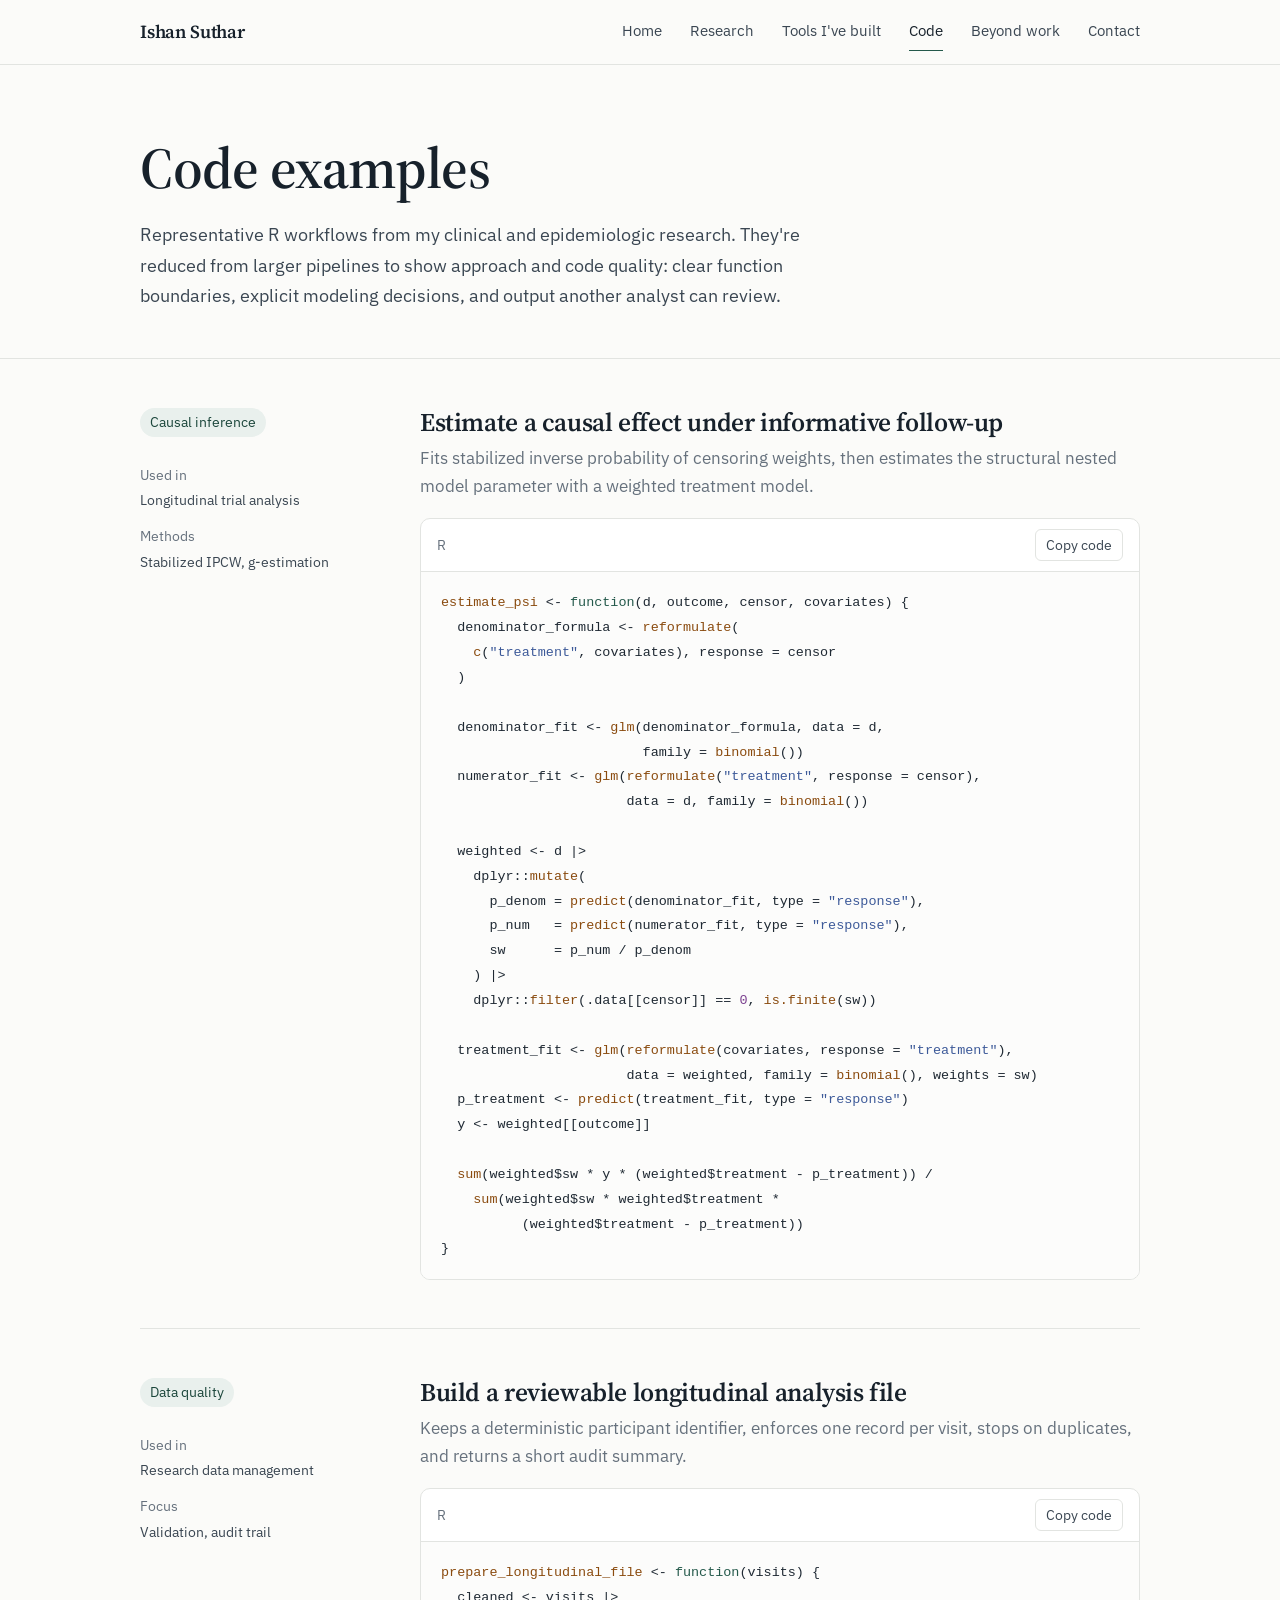
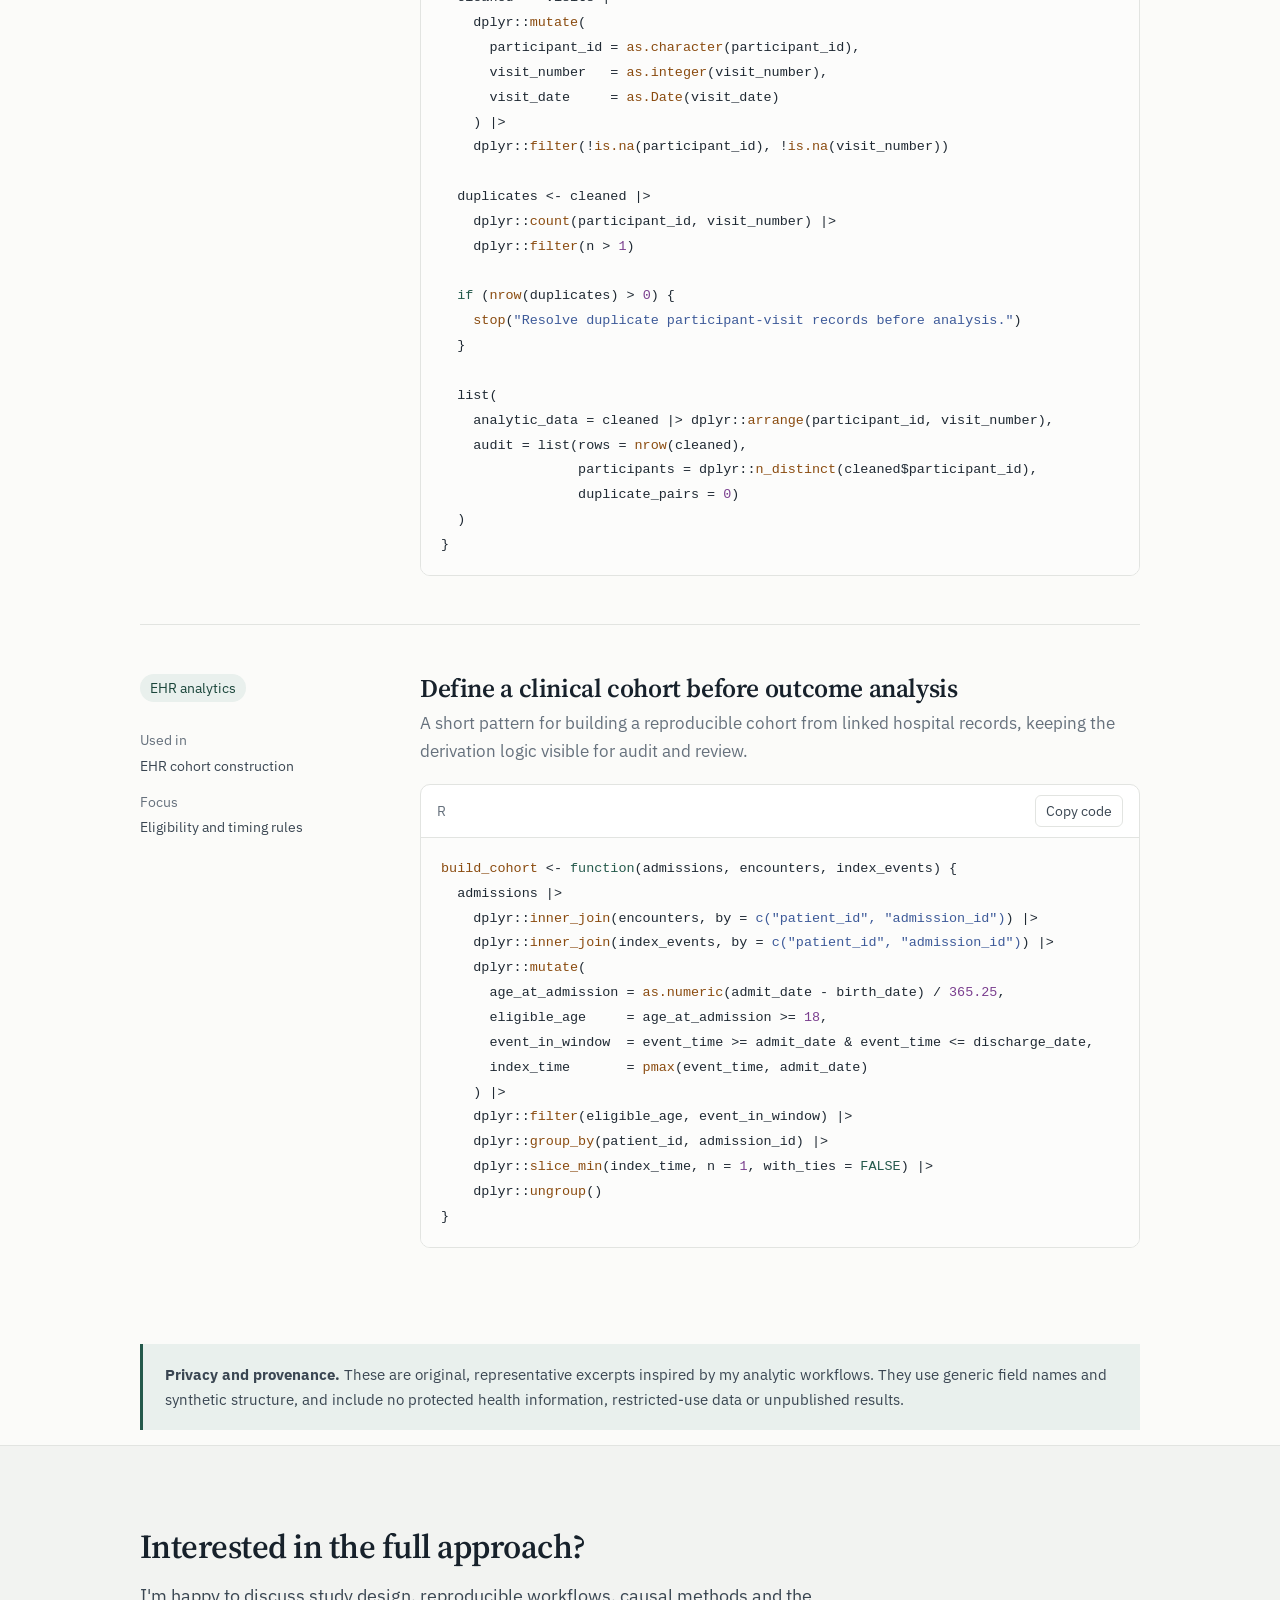
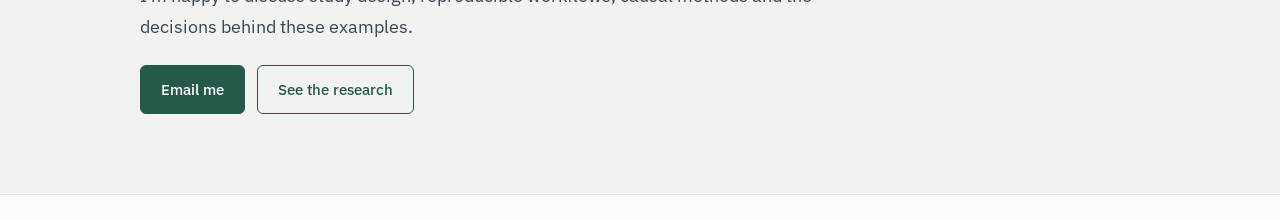
<file: code-examples.html>
<!DOCTYPE html>
<html lang="en">
<head>
  <meta charset="UTF-8">
  <meta name="viewport" content="width=device-width, initial-scale=1.0">
  <title>Code Examples | Ishan Suthar</title>
  <meta name="description" content="Representative, de-identified R workflows from clinical and epidemiologic research.">
  <link rel="preconnect" href="https://fonts.googleapis.com">
  <link rel="preconnect" href="https://fonts.gstatic.com" crossorigin>
  <link href="https://fonts.googleapis.com/css2?family=IBM+Plex+Mono:wght@400;500&family=IBM+Plex+Sans:wght@400;500;600&family=Source+Serif+4:opsz,wght@8..60,400;8..60,600&display=swap" rel="stylesheet">
  <link rel="stylesheet" href="styles.css">
</head>
<body>

<header class="site-header">
  <div class="wrap">
    <a class="brand" href="index.html">Ishan Suthar</a>
    <button class="nav-toggle" aria-expanded="false" aria-controls="nav">Menu</button>
    <nav class="nav" id="nav">
      <a href="index.html">Home</a>
      <a href="research.html">Research</a>
      <a href="ai-agents.html">Tools I've built</a>
      <a href="code-examples.html" aria-current="page">Code</a>
      <a href="hobbies.html">Beyond work</a>
      <a href="index.html#contact">Contact</a>
    </nav>
  </div>
</header>

<main>
  <section class="page-intro">
    <div class="wrap">
      <h1>Code examples</h1>
      <p class="lead">Representative R workflows from my clinical and epidemiologic research. They're reduced from larger pipelines to show approach and code quality: clear function boundaries, explicit modeling decisions, and output another analyst can review.</p>
    </div>
  </section>

  <div class="wrap">

    <article class="project">
      <aside>
        <span class="status">Causal inference</span>
        <dl>
          <dt>Used in</dt><dd>Longitudinal trial analysis</dd>
          <dt>Methods</dt><dd>Stabilized IPCW, g-estimation</dd>
        </dl>
      </aside>
      <div>
        <h2>Estimate a causal effect under informative follow-up</h2>
        <p class="sub">Fits stabilized inverse probability of censoring weights, then estimates the structural nested model parameter with a weighted treatment model.</p>
        <div class="code-block">
          <div class="code-bar"><span>R</span><button class="copy" data-copy="code1">Copy code</button></div>
          <pre id="code1"><code><span class="fn">estimate_psi</span> &lt;- <span class="kw">function</span>(d, outcome, censor, covariates) {
  denominator_formula &lt;- <span class="fn">reformulate</span>(
    <span class="fn">c</span>(<span class="str">"treatment"</span>, covariates), response = censor
  )

  denominator_fit &lt;- <span class="fn">glm</span>(denominator_formula, data = d,
                         family = <span class="fn">binomial</span>())
  numerator_fit &lt;- <span class="fn">glm</span>(<span class="fn">reformulate</span>(<span class="str">"treatment"</span>, response = censor),
                       data = d, family = <span class="fn">binomial</span>())

  weighted &lt;- d |&gt;
    dplyr::<span class="fn">mutate</span>(
      p_denom = <span class="fn">predict</span>(denominator_fit, type = <span class="str">"response"</span>),
      p_num   = <span class="fn">predict</span>(numerator_fit, type = <span class="str">"response"</span>),
      sw      = p_num / p_denom
    ) |&gt;
    dplyr::<span class="fn">filter</span>(.data[[censor]] == <span class="num">0</span>, <span class="fn">is.finite</span>(sw))

  treatment_fit &lt;- <span class="fn">glm</span>(<span class="fn">reformulate</span>(covariates, response = <span class="str">"treatment"</span>),
                       data = weighted, family = <span class="fn">binomial</span>(), weights = sw)
  p_treatment &lt;- <span class="fn">predict</span>(treatment_fit, type = <span class="str">"response"</span>)
  y &lt;- weighted[[outcome]]

  <span class="fn">sum</span>(weighted$sw * y * (weighted$treatment - p_treatment)) /
    <span class="fn">sum</span>(weighted$sw * weighted$treatment *
          (weighted$treatment - p_treatment))
}</code></pre>
        </div>
      </div>
    </article>

    <article class="project">
      <aside>
        <span class="status">Data quality</span>
        <dl>
          <dt>Used in</dt><dd>Research data management</dd>
          <dt>Focus</dt><dd>Validation, audit trail</dd>
        </dl>
      </aside>
      <div>
        <h2>Build a reviewable longitudinal analysis file</h2>
        <p class="sub">Keeps a deterministic participant identifier, enforces one record per visit, stops on duplicates, and returns a short audit summary.</p>
        <div class="code-block">
          <div class="code-bar"><span>R</span><button class="copy" data-copy="code2">Copy code</button></div>
          <pre id="code2"><code><span class="fn">prepare_longitudinal_file</span> &lt;- <span class="kw">function</span>(visits) {
  cleaned &lt;- visits |&gt;
    dplyr::<span class="fn">mutate</span>(
      participant_id = <span class="fn">as.character</span>(participant_id),
      visit_number   = <span class="fn">as.integer</span>(visit_number),
      visit_date     = <span class="fn">as.Date</span>(visit_date)
    ) |&gt;
    dplyr::<span class="fn">filter</span>(!<span class="fn">is.na</span>(participant_id), !<span class="fn">is.na</span>(visit_number))

  duplicates &lt;- cleaned |&gt;
    dplyr::<span class="fn">count</span>(participant_id, visit_number) |&gt;
    dplyr::<span class="fn">filter</span>(n &gt; <span class="num">1</span>)

  <span class="kw">if</span> (<span class="fn">nrow</span>(duplicates) &gt; <span class="num">0</span>) {
    <span class="fn">stop</span>(<span class="str">"Resolve duplicate participant-visit records before analysis."</span>)
  }

  list(
    analytic_data = cleaned |&gt; dplyr::<span class="fn">arrange</span>(participant_id, visit_number),
    audit = list(rows = <span class="fn">nrow</span>(cleaned),
                 participants = dplyr::<span class="fn">n_distinct</span>(cleaned$participant_id),
                 duplicate_pairs = <span class="num">0</span>)
  )
}</code></pre>
        </div>
      </div>
    </article>

    <article class="project">
      <aside>
        <span class="status">EHR analytics</span>
        <dl>
          <dt>Used in</dt><dd>EHR cohort construction</dd>
          <dt>Focus</dt><dd>Eligibility and timing rules</dd>
        </dl>
      </aside>
      <div>
        <h2>Define a clinical cohort before outcome analysis</h2>
        <p class="sub">A short pattern for building a reproducible cohort from linked hospital records, keeping the derivation logic visible for audit and review.</p>
        <div class="code-block">
          <div class="code-bar"><span>R</span><button class="copy" data-copy="code3">Copy code</button></div>
          <pre id="code3"><code><span class="fn">build_cohort</span> &lt;- <span class="kw">function</span>(admissions, encounters, index_events) {
  admissions |&gt;
    dplyr::<span class="fn">inner_join</span>(encounters, by = <span class="str">c("patient_id", "admission_id")</span>) |&gt;
    dplyr::<span class="fn">inner_join</span>(index_events, by = <span class="str">c("patient_id", "admission_id")</span>) |&gt;
    dplyr::<span class="fn">mutate</span>(
      age_at_admission = <span class="fn">as.numeric</span>(admit_date - birth_date) / <span class="num">365.25</span>,
      eligible_age     = age_at_admission &gt;= <span class="num">18</span>,
      event_in_window  = event_time &gt;= admit_date &amp; event_time &lt;= discharge_date,
      index_time       = <span class="fn">pmax</span>(event_time, admit_date)
    ) |&gt;
    dplyr::<span class="fn">filter</span>(eligible_age, event_in_window) |&gt;
    dplyr::<span class="fn">group_by</span>(patient_id, admission_id) |&gt;
    dplyr::<span class="fn">slice_min</span>(index_time, n = <span class="num">1</span>, with_ties = <span class="kw">FALSE</span>) |&gt;
    dplyr::<span class="fn">ungroup</span>()
}</code></pre>
        </div>
      </div>
    </article>

    <p class="note"><strong>Privacy and provenance.</strong> These are original, representative excerpts inspired by my analytic workflows. They use generic field names and synthetic structure, and include no protected health information, restricted-use data or unpublished results.</p>

  </div>

  <section class="contact band">
    <div class="wrap">
      <h2>Interested in the full approach?</h2>
      <p class="lead">I'm happy to discuss study design, reproducible workflows, causal methods and the decisions behind these examples.</p>
      <div class="contact-links">
        <a class="btn btn-solid" href="mailto:i.ishan.2812@gmail.com">Email me</a>
        <a class="btn btn-line" href="research.html">See the research</a>
      </div>
    </div>
  </section>
</main>

<footer class="site-footer">
  <div class="wrap">
    <span>&copy; 2026 Ishan Suthar. Chicago, IL.</span>
    <span><a href="index.html">Home</a> &nbsp; <a href="research.html">Research</a> &nbsp; <a href="ai-agents.html">Tools I've built</a> &nbsp; <a href="https://linktr.ee/i.ishan.2812" target="_blank" rel="noopener">Linktree</a></span>
  </div>
</footer>

<script>
  const t = document.querySelector('.nav-toggle'), n = document.getElementById('nav');
  t.addEventListener('click', () => { const o = n.classList.toggle('open'); t.setAttribute('aria-expanded', o); });
  n.querySelectorAll('a').forEach(a => a.addEventListener('click', () => { n.classList.remove('open'); t.setAttribute('aria-expanded', false); }));
  document.querySelectorAll('.copy').forEach(b => b.addEventListener('click', async () => {
    try { await navigator.clipboard.writeText(document.getElementById(b.dataset.copy).innerText); b.textContent = 'Copied'; }
    catch (e) { b.textContent = 'Select and copy'; }
    setTimeout(() => b.textContent = 'Copy code', 1400);
  }));
</script>
</body>
</html>
</file>
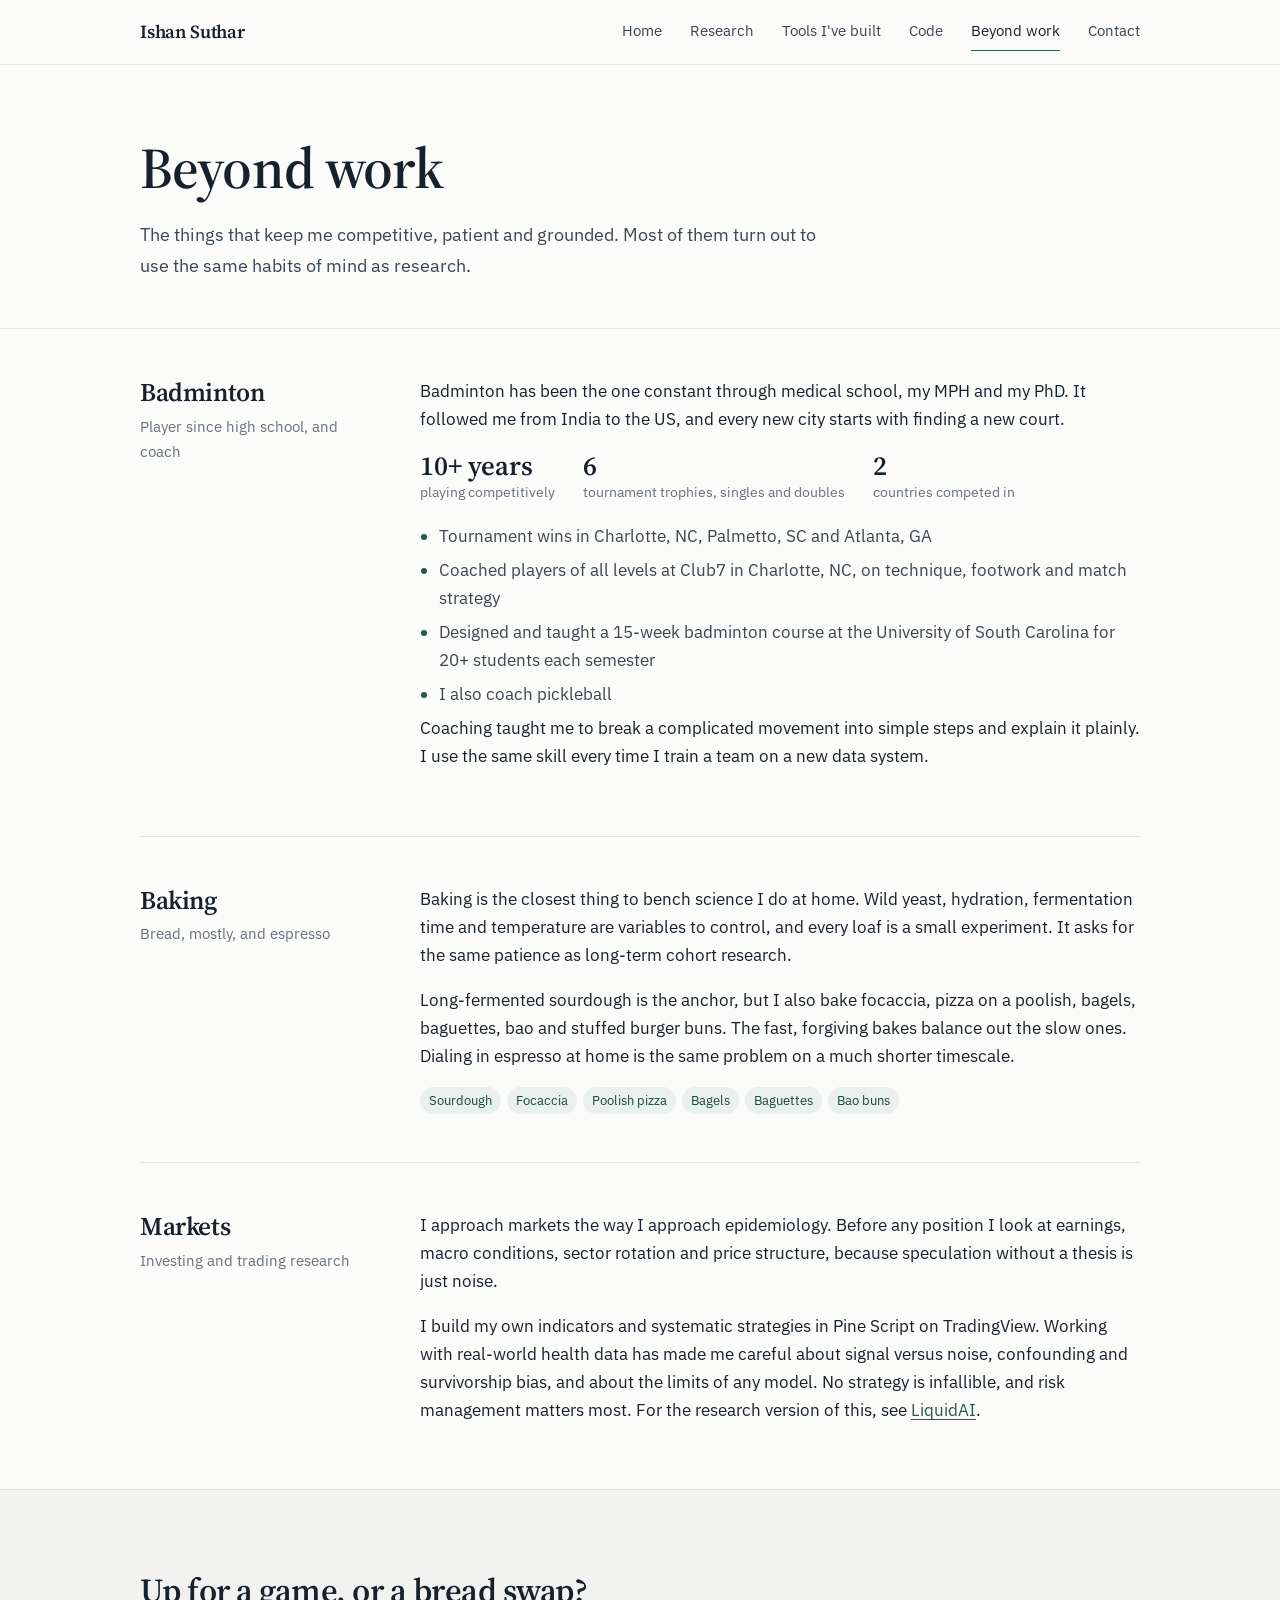
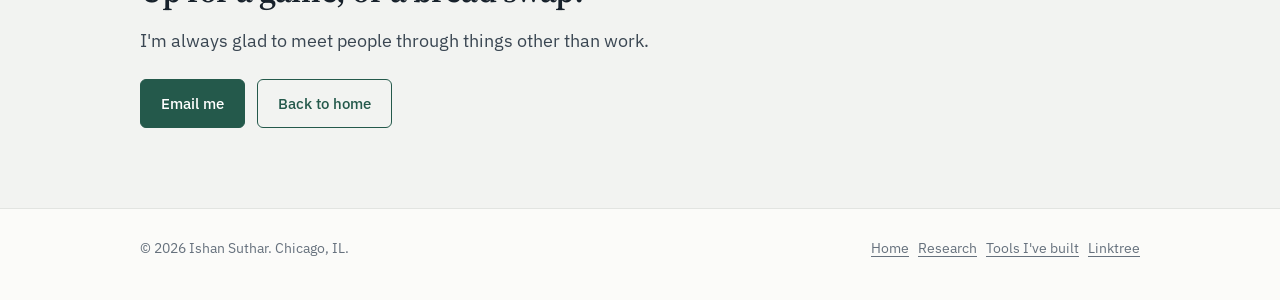
<file: hobbies.html>
<!DOCTYPE html>
<html lang="en">
<head>
  <meta charset="UTF-8">
  <meta name="viewport" content="width=device-width, initial-scale=1.0">
  <title>Beyond Work | Ishan Suthar</title>
  <meta name="description" content="Badminton, bread and markets: what I do when I'm not doing research.">
  <link rel="preconnect" href="https://fonts.googleapis.com">
  <link rel="preconnect" href="https://fonts.gstatic.com" crossorigin>
  <link href="https://fonts.googleapis.com/css2?family=IBM+Plex+Mono:wght@400;500&family=IBM+Plex+Sans:wght@400;500;600&family=Source+Serif+4:opsz,wght@8..60,400;8..60,600&display=swap" rel="stylesheet">
  <link rel="stylesheet" href="styles.css">
</head>
<body>

<header class="site-header">
  <div class="wrap">
    <a class="brand" href="index.html">Ishan Suthar</a>
    <button class="nav-toggle" aria-expanded="false" aria-controls="nav">Menu</button>
    <nav class="nav" id="nav">
      <a href="index.html">Home</a>
      <a href="research.html">Research</a>
      <a href="ai-agents.html">Tools I've built</a>
      <a href="code-examples.html">Code</a>
      <a href="hobbies.html" aria-current="page">Beyond work</a>
      <a href="index.html#contact">Contact</a>
    </nav>
  </div>
</header>

<main>
  <section class="page-intro">
    <div class="wrap">
      <h1>Beyond work</h1>
      <p class="lead">The things that keep me competitive, patient and grounded. Most of them turn out to use the same habits of mind as research.</p>
    </div>
  </section>

  <div class="wrap">

    <section class="interest">
      <div>
        <h2>Badminton</h2>
        <p class="sub">Player since high school, and coach</p>
      </div>
      <div>
        <p>Badminton has been the one constant through medical school, my MPH and my PhD. It followed me from India to the US, and every new city starts with finding a new court.</p>
        <div class="numbers">
          <div><strong>10+ years</strong>playing competitively</div>
          <div><strong>6</strong>tournament trophies, singles and doubles</div>
          <div><strong>2</strong>countries competed in</div>
        </div>
        <ul class="points">
          <li>Tournament wins in Charlotte, NC, Palmetto, SC and Atlanta, GA</li>
          <li>Coached players of all levels at Club7 in Charlotte, NC, on technique, footwork and match strategy</li>
          <li>Designed and taught a 15-week badminton course at the University of South Carolina for 20+ students each semester</li>
          <li>I also coach pickleball</li>
        </ul>
        <p>Coaching taught me to break a complicated movement into simple steps and explain it plainly. I use the same skill every time I train a team on a new data system.</p>
      </div>
    </section>

    <section class="interest">
      <div>
        <h2>Baking</h2>
        <p class="sub">Bread, mostly, and espresso</p>
      </div>
      <div>
        <p>Baking is the closest thing to bench science I do at home. Wild yeast, hydration, fermentation time and temperature are variables to control, and every loaf is a small experiment. It asks for the same patience as long-term cohort research.</p>
        <p>Long-fermented sourdough is the anchor, but I also bake focaccia, pizza on a poolish, bagels, baguettes, bao and stuffed burger buns. The fast, forgiving bakes balance out the slow ones. Dialing in espresso at home is the same problem on a much shorter timescale.</p>
        <div class="tags">
          <span class="tag">Sourdough</span><span class="tag">Focaccia</span><span class="tag">Poolish pizza</span><span class="tag">Bagels</span><span class="tag">Baguettes</span><span class="tag">Bao buns</span>
        </div>
      </div>
    </section>

    <section class="interest">
      <div>
        <h2>Markets</h2>
        <p class="sub">Investing and trading research</p>
      </div>
      <div>
        <p>I approach markets the way I approach epidemiology. Before any position I look at earnings, macro conditions, sector rotation and price structure, because speculation without a thesis is just noise.</p>
        <p>I build my own indicators and systematic strategies in Pine Script on TradingView. Working with real-world health data has made me careful about signal versus noise, confounding and survivorship bias, and about the limits of any model. No strategy is infallible, and risk management matters most. For the research version of this, see <a href="ai-agents.html#liquidai">LiquidAI</a>.</p>
      </div>
    </section>

  </div>

  <section class="contact band">
    <div class="wrap">
      <h2>Up for a game, or a bread swap?</h2>
      <p class="lead">I'm always glad to meet people through things other than work.</p>
      <div class="contact-links">
        <a class="btn btn-solid" href="mailto:i.ishan.2812@gmail.com">Email me</a>
        <a class="btn btn-line" href="index.html">Back to home</a>
      </div>
    </div>
  </section>
</main>

<footer class="site-footer">
  <div class="wrap">
    <span>&copy; 2026 Ishan Suthar. Chicago, IL.</span>
    <span><a href="index.html">Home</a> &nbsp; <a href="research.html">Research</a> &nbsp; <a href="ai-agents.html">Tools I've built</a> &nbsp; <a href="https://linktr.ee/i.ishan.2812" target="_blank" rel="noopener">Linktree</a></span>
  </div>
</footer>

<script>
  const t = document.querySelector('.nav-toggle'), n = document.getElementById('nav');
  t.addEventListener('click', () => { const o = n.classList.toggle('open'); t.setAttribute('aria-expanded', o); });
  n.querySelectorAll('a').forEach(a => a.addEventListener('click', () => { n.classList.remove('open'); t.setAttribute('aria-expanded', false); }));
</script>
</body>
</html>
</file>
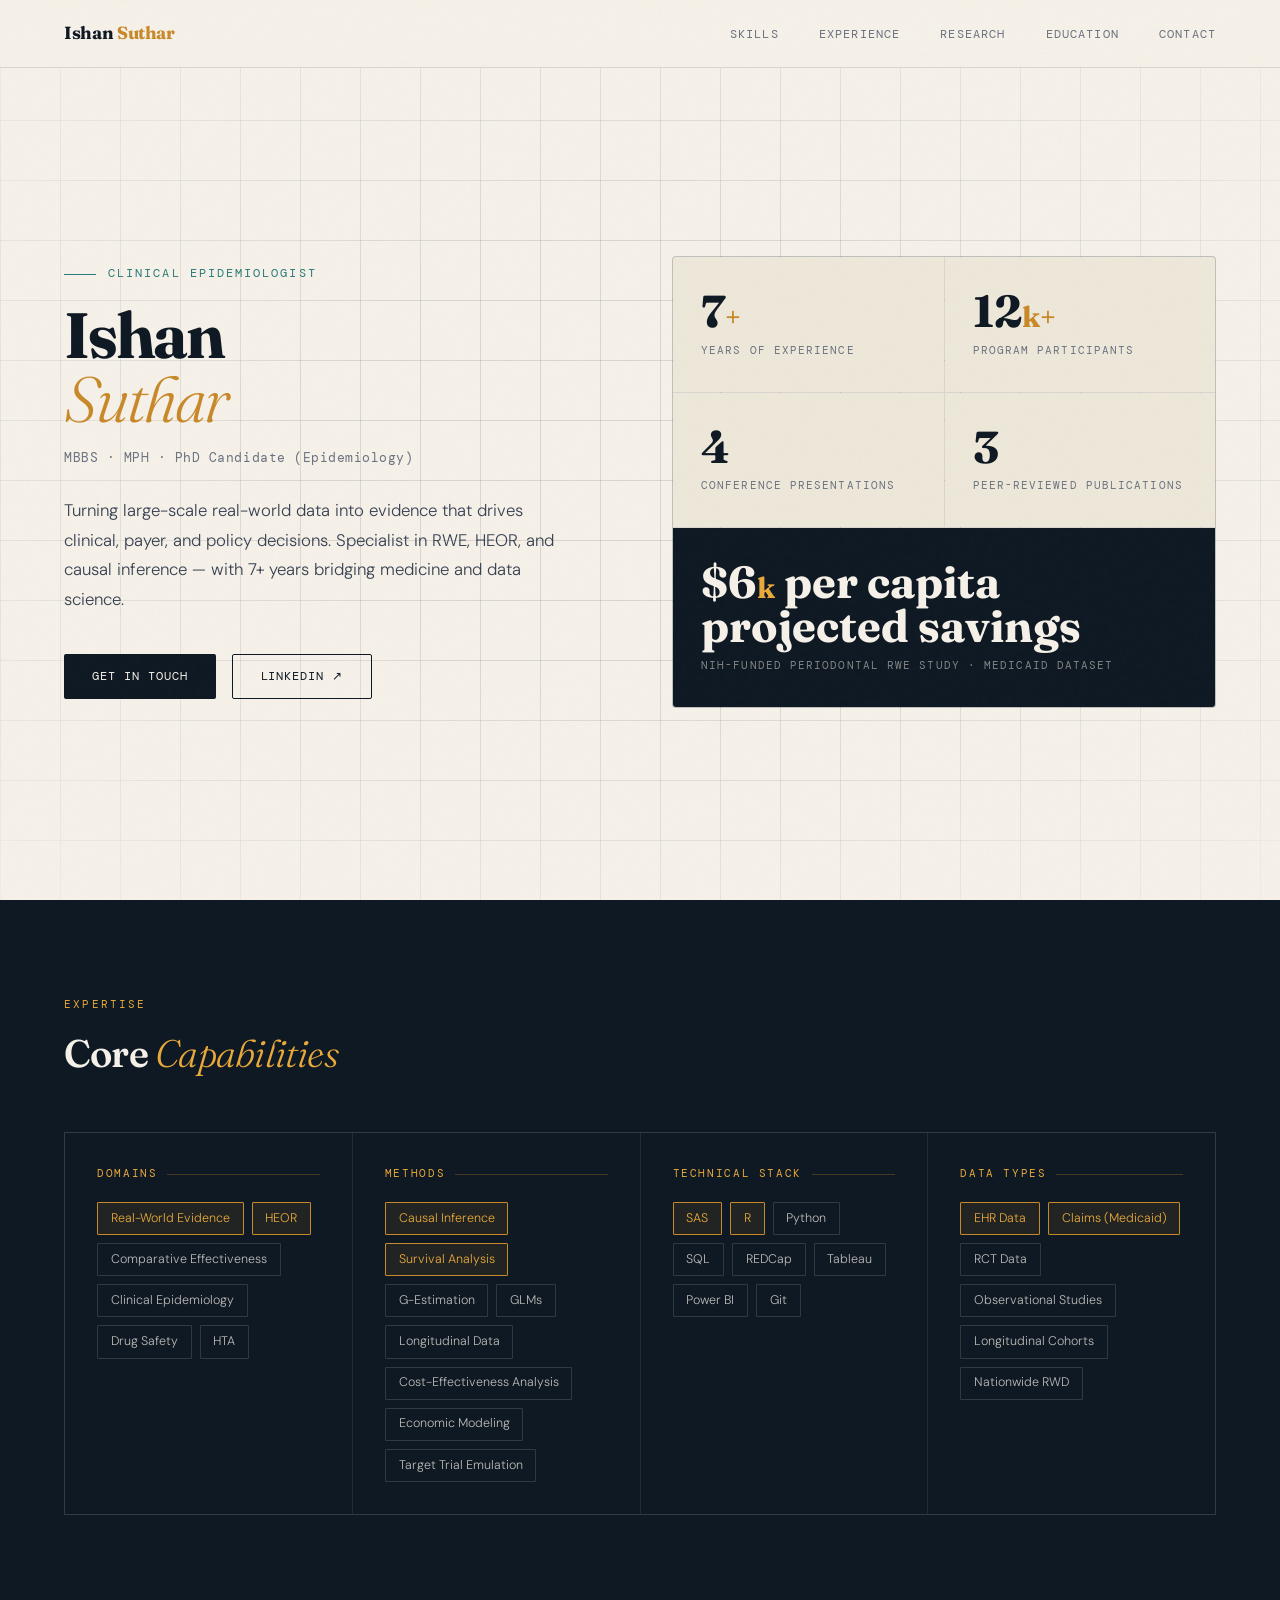
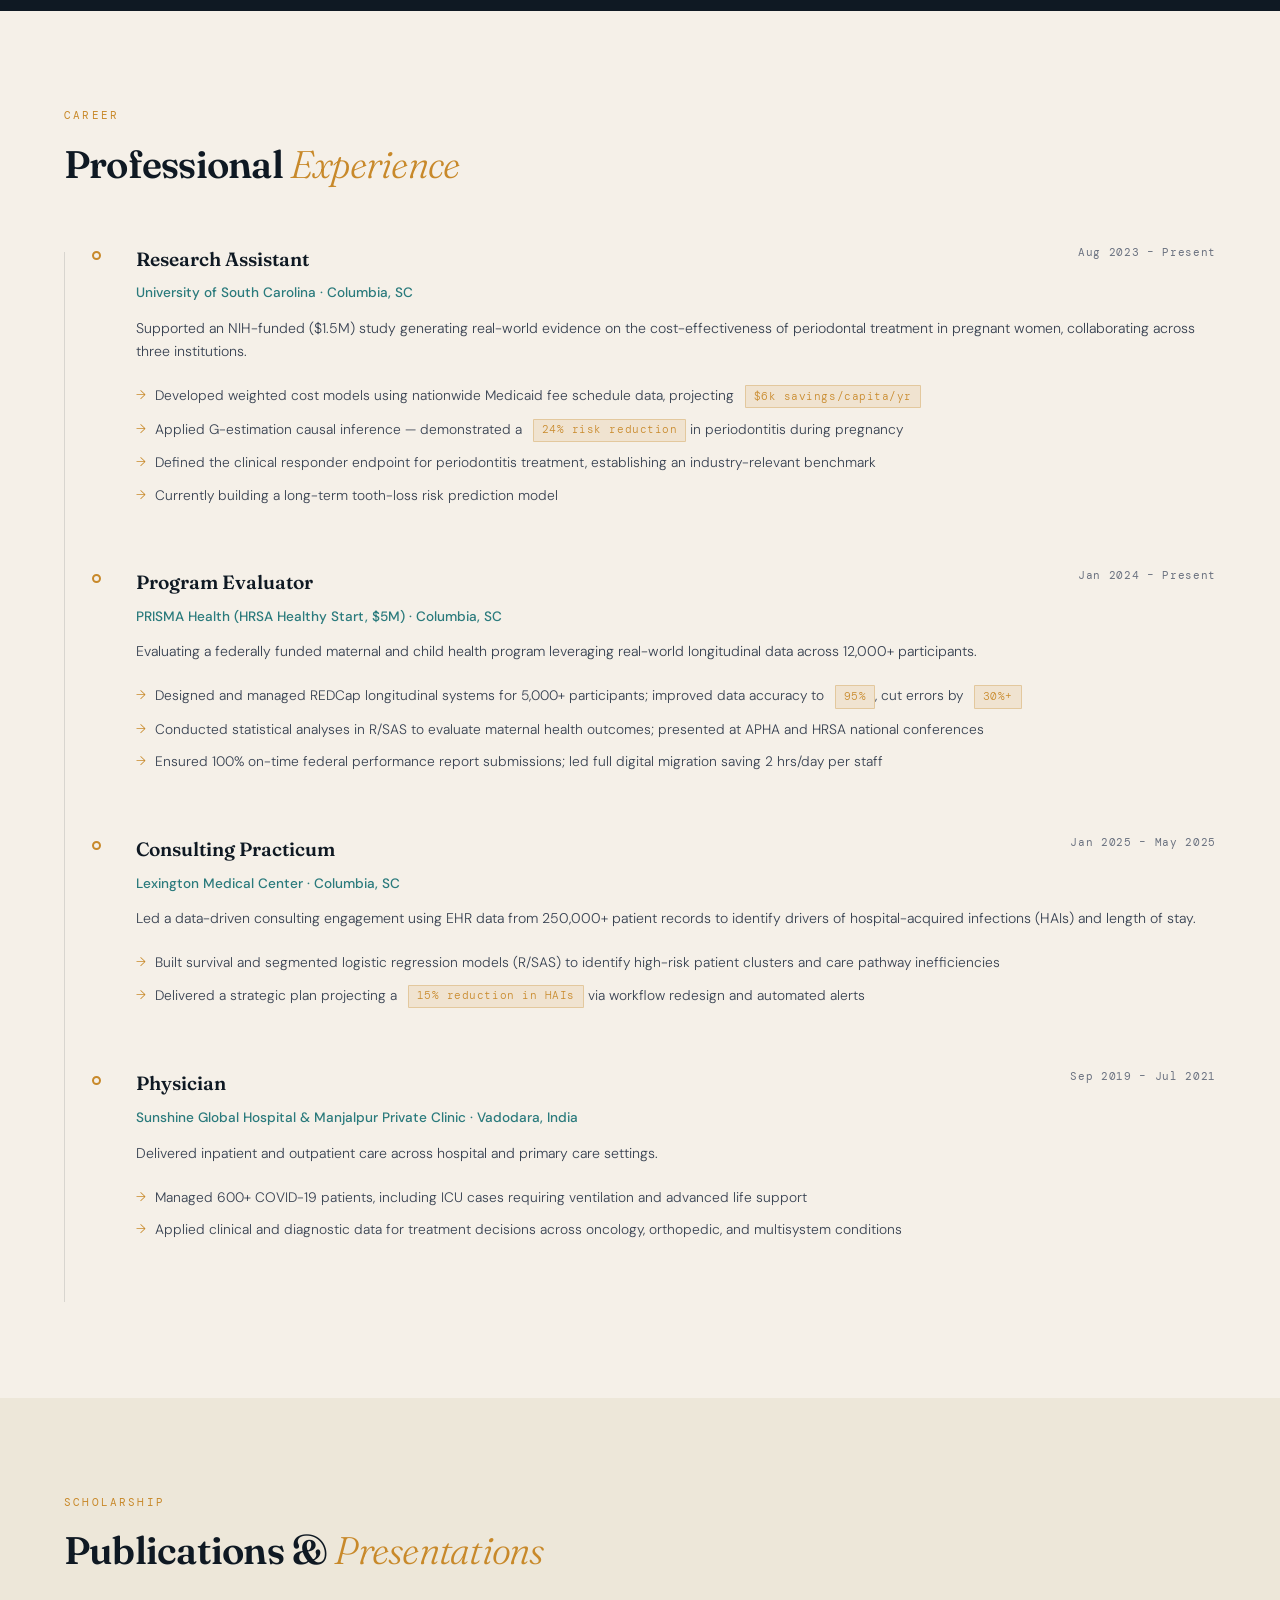
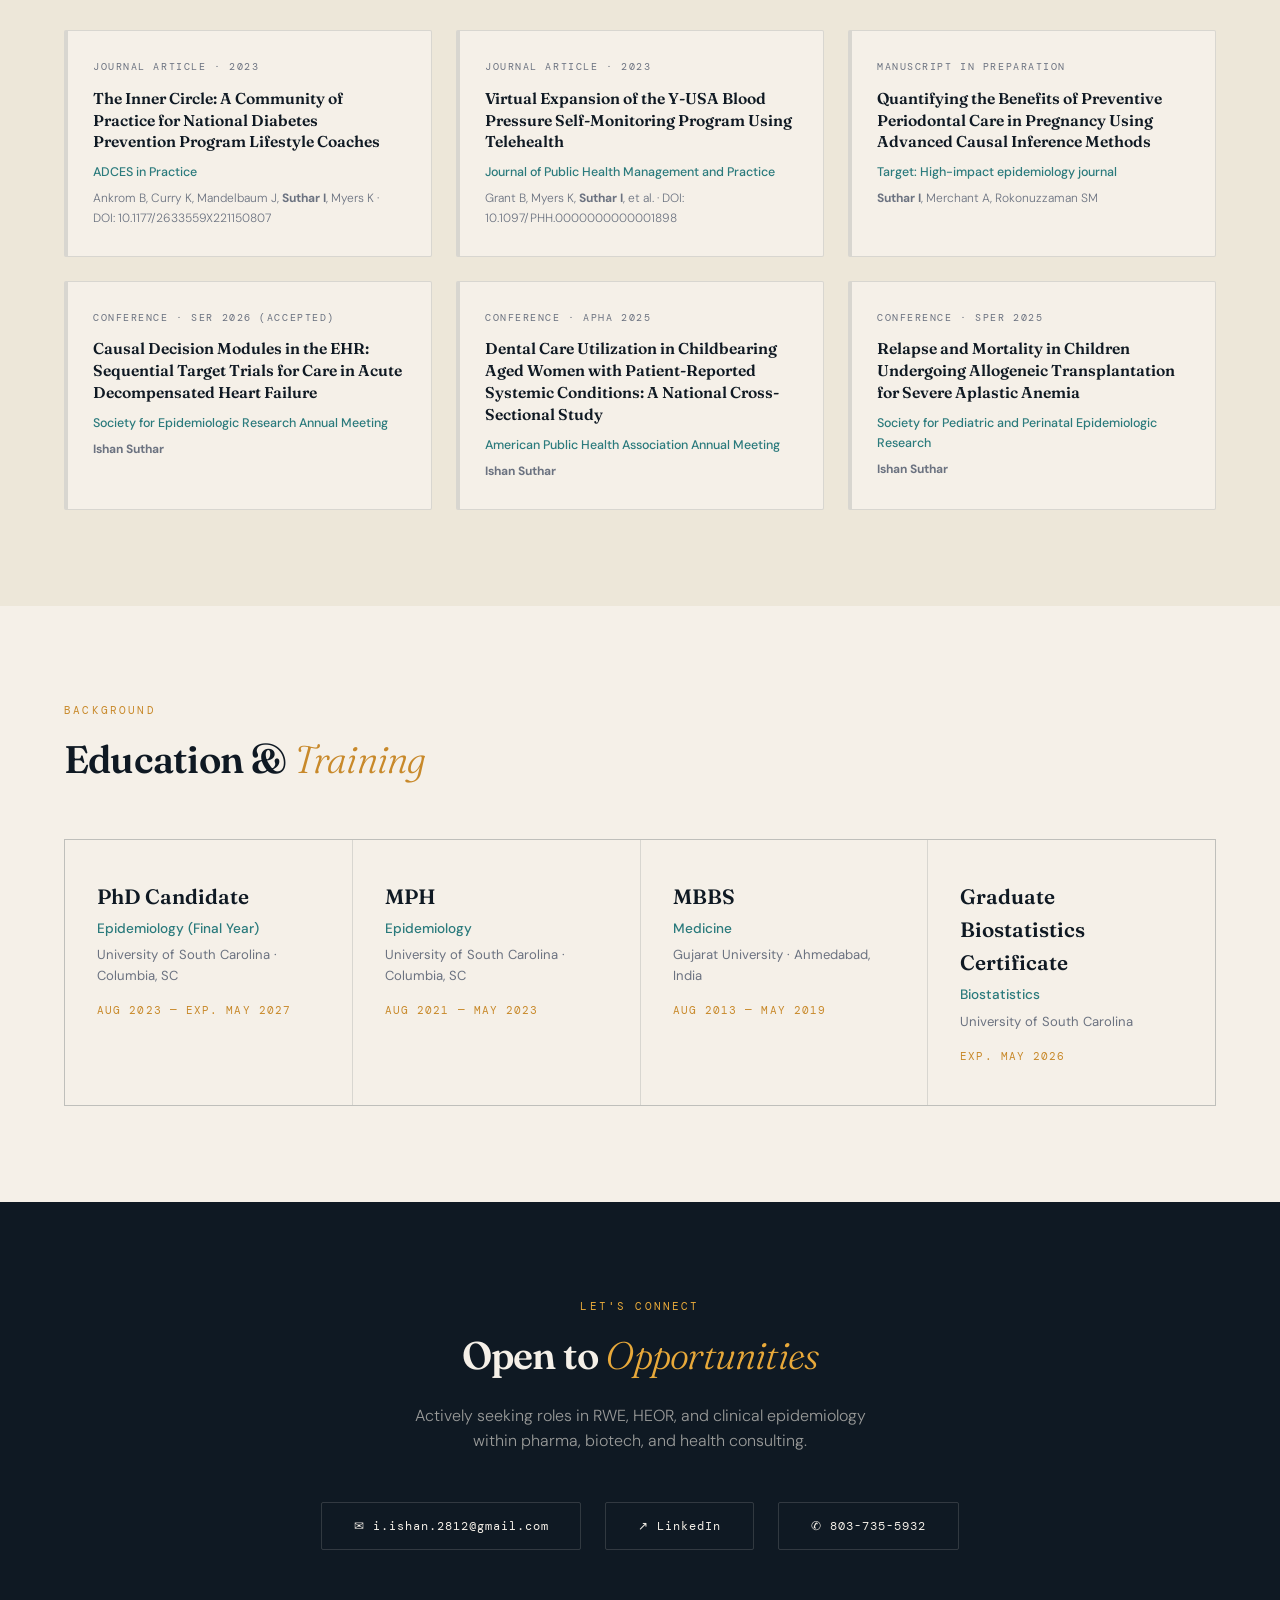
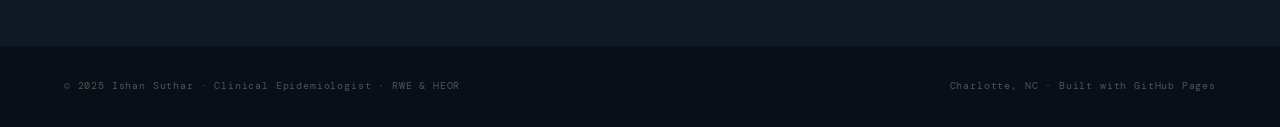
<file: IshanSuthar.html>
<!DOCTYPE html>
<html lang="en">
<head>
  <meta charset="UTF-8" />
  <meta name="viewport" content="width=device-width, initial-scale=1.0" />
  <title>Ishan Suthar — Clinical Epidemiologist & RWE Researcher</title>
  <link rel="preconnect" href="https://fonts.googleapis.com">
  <link href="https://fonts.googleapis.com/css2?family=Fraunces:ital,opsz,wght@0,9..144,300;0,9..144,600;0,9..144,700;1,9..144,300&family=DM+Mono:wght@300;400&family=DM+Sans:wght@300;400;500&display=swap" rel="stylesheet">
  <style>
    :root {
      --ink: #0f1923;
      --paper: #f5f0e8;
      --paper-2: #ede7d9;
      --amber: #c8892a;
      --amber-light: #e8a93a;
      --teal: #2a7a7c;
      --teal-light: #3a9a9c;
      --muted: #6b7280;
      --border: rgba(15,25,35,0.12);
      --shadow: 0 4px 32px rgba(15,25,35,0.08);
    }

    *, *::before, *::after { box-sizing: border-box; margin: 0; padding: 0; }

    html { scroll-behavior: smooth; }

    body {
      font-family: 'DM Sans', sans-serif;
      background: var(--paper);
      color: var(--ink);
      line-height: 1.6;
      overflow-x: hidden;
    }

    /* ─── NOISE TEXTURE OVERLAY ─── */
    body::before {
      content: '';
      position: fixed; inset: 0;
      background-image: url("data:image/svg+xml,%3Csvg viewBox='0 0 200 200' xmlns='http://www.w3.org/2000/svg'%3E%3Cfilter id='n'%3E%3CfeTurbulence type='fractalNoise' baseFrequency='0.75' numOctaves='4' stitchTiles='stitch'/%3E%3C/filter%3E%3Crect width='100%25' height='100%25' filter='url(%23n)' opacity='0.03'/%3E%3C/svg%3E");
      pointer-events: none;
      z-index: 9999;
      opacity: 0.4;
    }

    /* ─── NAV ─── */
    nav {
      position: fixed; top: 0; left: 0; right: 0; z-index: 100;
      display: flex; align-items: center; justify-content: space-between;
      padding: 1.2rem 4rem;
      background: rgba(245, 240, 232, 0.88);
      backdrop-filter: blur(14px);
      border-bottom: 1px solid var(--border);
    }
    .nav-logo {
      font-family: 'Fraunces', serif;
      font-weight: 700;
      font-size: 1.1rem;
      letter-spacing: -0.02em;
      color: var(--ink);
      text-decoration: none;
    }
    .nav-logo span { color: var(--amber); }
    .nav-links { display: flex; gap: 2.5rem; list-style: none; }
    .nav-links a {
      font-family: 'DM Mono', monospace;
      font-size: 0.72rem;
      letter-spacing: 0.1em;
      text-transform: uppercase;
      color: var(--muted);
      text-decoration: none;
      transition: color 0.2s;
    }
    .nav-links a:hover { color: var(--amber); }

    /* ─── HERO ─── */
    #hero {
      min-height: 100vh;
      display: grid;
      grid-template-columns: 1fr 1fr;
      align-items: center;
      padding: 8rem 4rem 4rem;
      gap: 4rem;
      position: relative;
      overflow: hidden;
    }

    .hero-bg-grid {
      position: absolute; inset: 0; pointer-events: none;
      background-image:
        linear-gradient(var(--border) 1px, transparent 1px),
        linear-gradient(90deg, var(--border) 1px, transparent 1px);
      background-size: 60px 60px;
      mask-image: radial-gradient(ellipse 80% 80% at 50% 50%, black 30%, transparent 100%);
    }

    .hero-text { position: relative; }
    .hero-eyebrow {
      font-family: 'DM Mono', monospace;
      font-size: 0.72rem;
      letter-spacing: 0.18em;
      text-transform: uppercase;
      color: var(--teal);
      margin-bottom: 1.2rem;
      display: flex; align-items: center; gap: 0.75rem;
    }
    .hero-eyebrow::before {
      content: '';
      display: inline-block; width: 32px; height: 1px;
      background: var(--teal);
    }
    h1 {
      font-family: 'Fraunces', serif;
      font-size: clamp(3rem, 5vw, 5rem);
      font-weight: 700;
      line-height: 1.0;
      letter-spacing: -0.03em;
      color: var(--ink);
      margin-bottom: 0.4rem;
    }
    h1 em {
      font-style: italic;
      font-weight: 300;
      color: var(--amber);
    }
    .hero-title {
      font-family: 'DM Mono', monospace;
      font-size: 0.82rem;
      color: var(--muted);
      letter-spacing: 0.04em;
      margin: 1rem 0 1.8rem;
    }
    .hero-summary {
      font-size: 1.05rem;
      line-height: 1.75;
      color: #374151;
      max-width: 500px;
      font-weight: 300;
    }
    .hero-cta {
      display: flex; gap: 1rem; margin-top: 2.5rem; flex-wrap: wrap;
    }
    .btn {
      display: inline-flex; align-items: center; gap: 0.5rem;
      padding: 0.75rem 1.75rem;
      border-radius: 2px;
      font-family: 'DM Mono', monospace;
      font-size: 0.75rem;
      letter-spacing: 0.08em;
      text-transform: uppercase;
      text-decoration: none;
      transition: all 0.2s;
      cursor: pointer; border: none;
    }
    .btn-primary {
      background: var(--ink); color: var(--paper);
    }
    .btn-primary:hover { background: var(--amber); color: var(--ink); }
    .btn-outline {
      background: transparent; color: var(--ink);
      border: 1.5px solid var(--ink);
    }
    .btn-outline:hover { border-color: var(--amber); color: var(--amber); }

    /* Hero right: stats panel */
    .hero-stats {
      display: grid; grid-template-columns: 1fr 1fr;
      gap: 1px; background: var(--border);
      border: 1px solid var(--border);
      border-radius: 4px;
      overflow: hidden;
      position: relative;
    }
    .stat-card {
      background: var(--paper-2);
      padding: 2rem 1.75rem;
      transition: background 0.2s;
    }
    .stat-card:hover { background: #e5dece; }
    .stat-value {
      font-family: 'Fraunces', serif;
      font-size: 2.8rem;
      font-weight: 700;
      color: var(--ink);
      line-height: 1;
    }
    .stat-value span { color: var(--amber); font-size: 1.8rem; }
    .stat-label {
      font-family: 'DM Mono', monospace;
      font-size: 0.68rem;
      letter-spacing: 0.1em;
      text-transform: uppercase;
      color: var(--muted);
      margin-top: 0.5rem;
    }
    .stat-card.wide { grid-column: 1 / -1; background: var(--ink); }
    .stat-card.wide .stat-value { color: var(--paper); }
    .stat-card.wide .stat-label { color: rgba(245,240,232,0.5); }
    .stat-card.wide .stat-value span { color: var(--amber-light); }

    /* ─── SECTION SHARED ─── */
    section { padding: 6rem 4rem; }
    .section-label {
      font-family: 'DM Mono', monospace;
      font-size: 0.68rem;
      letter-spacing: 0.2em;
      text-transform: uppercase;
      color: var(--amber);
      margin-bottom: 0.6rem;
    }
    h2 {
      font-family: 'Fraunces', serif;
      font-size: clamp(2rem, 3vw, 2.8rem);
      font-weight: 600;
      letter-spacing: -0.02em;
      color: var(--ink);
      margin-bottom: 3rem;
    }
    h2 em { font-style: italic; font-weight: 300; color: var(--amber); }

    /* ─── SKILLS ─── */
    #skills { background: var(--ink); color: var(--paper); }
    #skills h2 { color: var(--paper); }
    #skills h2 em { color: var(--amber-light); }
    #skills .section-label { color: var(--amber-light); }

    .skills-grid {
      display: grid;
      grid-template-columns: repeat(auto-fit, minmax(260px, 1fr));
      gap: 1px;
      background: rgba(245,240,232,0.08);
      border: 1px solid rgba(245,240,232,0.08);
    }
    .skill-group {
      padding: 2rem;
      background: var(--ink);
      transition: background 0.2s;
    }
    .skill-group:hover { background: #1a2535; }
    .skill-group-title {
      font-family: 'DM Mono', monospace;
      font-size: 0.68rem;
      letter-spacing: 0.15em;
      text-transform: uppercase;
      color: var(--amber-light);
      margin-bottom: 1.2rem;
      display: flex; align-items: center; gap: 0.6rem;
    }
    .skill-group-title::after {
      content: ''; flex: 1; height: 1px;
      background: rgba(200,137,42,0.3);
    }
    .skill-tags { display: flex; flex-wrap: wrap; gap: 0.5rem; }
    .skill-tag {
      padding: 0.35rem 0.8rem;
      border: 1px solid rgba(245,240,232,0.15);
      border-radius: 1px;
      font-size: 0.78rem;
      color: rgba(245,240,232,0.75);
      font-family: 'DM Sans', sans-serif;
      font-weight: 300;
      transition: all 0.2s;
    }
    .skill-tag:hover {
      border-color: var(--amber);
      color: var(--amber-light);
    }
    .skill-tag.highlight {
      border-color: var(--amber);
      color: var(--amber-light);
      background: rgba(200,137,42,0.1);
    }

    /* ─── EXPERIENCE ─── */
    #experience { background: var(--paper); }
    .timeline { position: relative; padding-left: 2rem; }
    .timeline::before {
      content: '';
      position: absolute; left: 0; top: 0.5rem; bottom: 0;
      width: 1px; background: var(--border);
    }
    .job {
      position: relative;
      padding: 0 0 3.5rem 2.5rem;
      opacity: 0;
      transform: translateY(20px);
      transition: all 0.5s ease;
    }
    .job.visible { opacity: 1; transform: none; }
    .job::before {
      content: '';
      position: absolute; left: -4.5px; top: 0.45rem;
      width: 9px; height: 9px;
      border-radius: 50%;
      background: var(--paper); border: 2px solid var(--amber);
    }
    .job-header {
      display: flex; align-items: flex-start;
      justify-content: space-between; gap: 1rem;
      flex-wrap: wrap;
      margin-bottom: 0.5rem;
    }
    .job-title {
      font-family: 'Fraunces', serif;
      font-size: 1.2rem;
      font-weight: 600;
      color: var(--ink);
    }
    .job-meta {
      font-family: 'DM Mono', monospace;
      font-size: 0.7rem;
      letter-spacing: 0.06em;
      color: var(--muted);
      white-space: nowrap;
    }
    .job-org {
      font-size: 0.85rem;
      color: var(--teal);
      font-weight: 500;
      margin-bottom: 0.8rem;
    }
    .job-desc {
      font-size: 0.88rem;
      color: #374151;
      line-height: 1.65;
      margin-bottom: 1rem;
      font-weight: 300;
    }
    .job-bullets { list-style: none; }
    .job-bullets li {
      font-size: 0.86rem;
      color: #374151;
      line-height: 1.65;
      padding: 0.3rem 0;
      padding-left: 1.2rem;
      position: relative;
      font-weight: 300;
    }
    .job-bullets li::before {
      content: '→';
      position: absolute; left: 0;
      color: var(--amber); font-size: 0.8rem;
    }
    .impact-badge {
      display: inline-block;
      background: rgba(200,137,42,0.12);
      color: var(--amber);
      border: 1px solid rgba(200,137,42,0.3);
      border-radius: 1px;
      padding: 0.1rem 0.5rem;
      font-family: 'DM Mono', monospace;
      font-size: 0.68rem;
      letter-spacing: 0.05em;
      margin-left: 0.4rem;
      vertical-align: middle;
    }

    /* ─── RESEARCH ─── */
    #research { background: var(--paper-2); }
    .pubs-grid {
      display: grid;
      grid-template-columns: repeat(auto-fit, minmax(300px, 1fr));
      gap: 1.5rem;
    }
    .pub-card {
      background: var(--paper);
      border: 1px solid var(--border);
      border-radius: 2px;
      padding: 1.75rem;
      transition: all 0.25s;
      position: relative;
      overflow: hidden;
    }
    .pub-card::before {
      content: '';
      position: absolute; top: 0; left: 0;
      width: 3px; height: 100%;
      background: var(--border);
      transition: background 0.2s;
    }
    .pub-card:hover { transform: translateY(-2px); box-shadow: var(--shadow); }
    .pub-card:hover::before { background: var(--amber); }
    .pub-type {
      font-family: 'DM Mono', monospace;
      font-size: 0.65rem;
      letter-spacing: 0.15em;
      text-transform: uppercase;
      color: var(--muted);
      margin-bottom: 0.75rem;
    }
    .pub-title {
      font-family: 'Fraunces', serif;
      font-size: 0.98rem;
      font-weight: 600;
      line-height: 1.4;
      color: var(--ink);
      margin-bottom: 0.6rem;
    }
    .pub-venue {
      font-size: 0.78rem;
      color: var(--teal);
      font-weight: 500;
    }
    .pub-authors {
      font-size: 0.75rem;
      color: var(--muted);
      margin-top: 0.4rem;
      font-weight: 300;
    }

    /* ─── EDUCATION ─── */
    #education { background: var(--paper); }
    .edu-grid {
      display: grid;
      grid-template-columns: repeat(auto-fit, minmax(280px, 1fr));
      gap: 1px;
      background: var(--border);
      border: 1px solid var(--border);
    }
    .edu-card {
      background: var(--paper);
      padding: 2.5rem 2rem;
      transition: background 0.2s;
    }
    .edu-card:hover { background: var(--paper-2); }
    .edu-degree {
      font-family: 'Fraunces', serif;
      font-size: 1.3rem;
      font-weight: 600;
      color: var(--ink);
      margin-bottom: 0.3rem;
    }
    .edu-field {
      font-size: 0.85rem; color: var(--teal); font-weight: 500; margin-bottom: 0.3rem;
    }
    .edu-school { font-size: 0.82rem; color: var(--muted); }
    .edu-year {
      font-family: 'DM Mono', monospace;
      font-size: 0.68rem; letter-spacing: 0.1em;
      color: var(--amber); margin-top: 1rem;
    }

    /* ─── CONTACT ─── */
    #contact {
      background: var(--ink); color: var(--paper);
      text-align: center;
    }
    #contact h2 { color: var(--paper); margin-bottom: 1rem; }
    #contact h2 em { color: var(--amber-light); }
    #contact .section-label { color: var(--amber-light); }
    .contact-sub {
      font-size: 1rem; color: rgba(245,240,232,0.6);
      font-weight: 300; margin-bottom: 3rem; max-width: 480px; margin-left: auto; margin-right: auto;
    }
    .contact-links {
      display: flex; gap: 1.5rem; justify-content: center; flex-wrap: wrap;
    }
    .contact-link {
      display: flex; align-items: center; gap: 0.6rem;
      padding: 0.85rem 2rem;
      border: 1px solid rgba(245,240,232,0.15);
      border-radius: 2px;
      color: var(--paper);
      text-decoration: none;
      font-family: 'DM Mono', monospace;
      font-size: 0.75rem;
      letter-spacing: 0.08em;
      transition: all 0.2s;
    }
    .contact-link:hover {
      background: var(--amber); color: var(--ink);
      border-color: var(--amber);
    }

    /* ─── FOOTER ─── */
    footer {
      background: #080f17;
      padding: 2rem 4rem;
      display: flex; align-items: center;
      justify-content: space-between;
      flex-wrap: wrap; gap: 1rem;
    }
    footer p {
      font-family: 'DM Mono', monospace;
      font-size: 0.65rem;
      letter-spacing: 0.08em;
      color: rgba(245,240,232,0.3);
    }

    /* ─── MOBILE ─── */
    @media (max-width: 768px) {
      nav { padding: 1rem 1.5rem; }
      .nav-links { display: none; }
      #hero { grid-template-columns: 1fr; padding: 7rem 1.5rem 3rem; gap: 3rem; }
      section { padding: 4rem 1.5rem; }
      footer { padding: 2rem 1.5rem; flex-direction: column; text-align: center; }
      .hero-stats { grid-template-columns: 1fr 1fr; }
    }

    /* ─── SCROLL ANIMATIONS ─── */
    .fade-in {
      opacity: 0; transform: translateY(24px);
      transition: opacity 0.6s ease, transform 0.6s ease;
    }
    .fade-in.visible { opacity: 1; transform: none; }
  </style>
</head>
<body>

  <!-- NAV -->
  <nav>
    <a href="#hero" class="nav-logo">Ishan <span>Suthar</span></a>
    <ul class="nav-links">
      <li><a href="#skills">Skills</a></li>
      <li><a href="#experience">Experience</a></li>
      <li><a href="#research">Research</a></li>
      <li><a href="#education">Education</a></li>
      <li><a href="#contact">Contact</a></li>
    </ul>
  </nav>

  <!-- HERO -->
  <section id="hero">
    <div class="hero-bg-grid"></div>
    <div class="hero-text">
      <div class="hero-eyebrow">Clinical Epidemiologist</div>
      <h1>Ishan<br><em>Suthar</em></h1>
      <p class="hero-title">MBBS · MPH · PhD Candidate (Epidemiology)</p>
      <p class="hero-summary">
        Turning large-scale real-world data into evidence that drives clinical, payer, and policy decisions.
        Specialist in RWE, HEOR, and causal inference — with 7+ years bridging medicine and data science.
      </p>
      <div class="hero-cta">
        <a href="mailto:i.ishan.2812@gmail.com" class="btn btn-primary">Get in Touch</a>
        <a href="https://www.linkedin.com/in/isuthar/" target="_blank" class="btn btn-outline">LinkedIn ↗</a>
      </div>
    </div>
    <div class="hero-stats fade-in">
      <div class="stat-card">
        <div class="stat-value">7<span>+</span></div>
        <div class="stat-label">Years of Experience</div>
      </div>
      <div class="stat-card">
        <div class="stat-value">12<span>k+</span></div>
        <div class="stat-label">Program Participants</div>
      </div>
      <div class="stat-card">
        <div class="stat-value">4</div>
        <div class="stat-label">Conference Presentations</div>
      </div>
      <div class="stat-card">
        <div class="stat-value">3</div>
        <div class="stat-label">Peer-Reviewed Publications</div>
      </div>
      <div class="stat-card wide">
        <div class="stat-value">$6<span>k</span> per capita projected savings</div>
        <div class="stat-label">NIH-funded periodontal RWE study · Medicaid dataset</div>
      </div>
    </div>
  </section>

  <!-- SKILLS -->
  <section id="skills">
    <p class="section-label">Expertise</p>
    <h2>Core <em>Capabilities</em></h2>
    <div class="skills-grid">
      <div class="skill-group">
        <div class="skill-group-title">Domains</div>
        <div class="skill-tags">
          <span class="skill-tag highlight">Real-World Evidence</span>
          <span class="skill-tag highlight">HEOR</span>
          <span class="skill-tag">Comparative Effectiveness</span>
          <span class="skill-tag">Clinical Epidemiology</span>
          <span class="skill-tag">Drug Safety</span>
          <span class="skill-tag">HTA</span>
        </div>
      </div>
      <div class="skill-group">
        <div class="skill-group-title">Methods</div>
        <div class="skill-tags">
          <span class="skill-tag highlight">Causal Inference</span>
          <span class="skill-tag highlight">Survival Analysis</span>
          <span class="skill-tag">G-Estimation</span>
          <span class="skill-tag">GLMs</span>
          <span class="skill-tag">Longitudinal Data</span>
          <span class="skill-tag">Cost-Effectiveness Analysis</span>
          <span class="skill-tag">Economic Modeling</span>
          <span class="skill-tag">Target Trial Emulation</span>
        </div>
      </div>
      <div class="skill-group">
        <div class="skill-group-title">Technical Stack</div>
        <div class="skill-tags">
          <span class="skill-tag highlight">SAS</span>
          <span class="skill-tag highlight">R</span>
          <span class="skill-tag">Python</span>
          <span class="skill-tag">SQL</span>
          <span class="skill-tag">REDCap</span>
          <span class="skill-tag">Tableau</span>
          <span class="skill-tag">Power BI</span>
          <span class="skill-tag">Git</span>
        </div>
      </div>
      <div class="skill-group">
        <div class="skill-group-title">Data Types</div>
        <div class="skill-tags">
          <span class="skill-tag highlight">EHR Data</span>
          <span class="skill-tag highlight">Claims (Medicaid)</span>
          <span class="skill-tag">RCT Data</span>
          <span class="skill-tag">Observational Studies</span>
          <span class="skill-tag">Longitudinal Cohorts</span>
          <span class="skill-tag">Nationwide RWD</span>
        </div>
      </div>
    </div>
  </section>

  <!-- EXPERIENCE -->
  <section id="experience">
    <p class="section-label">Career</p>
    <h2>Professional <em>Experience</em></h2>
    <div class="timeline">

      <div class="job">
        <div class="job-header">
          <div class="job-title">Research Assistant</div>
          <div class="job-meta">Aug 2023 – Present</div>
        </div>
        <div class="job-org">University of South Carolina · Columbia, SC</div>
        <p class="job-desc">Supported an NIH-funded ($1.5M) study generating real-world evidence on the cost-effectiveness of periodontal treatment in pregnant women, collaborating across three institutions.</p>
        <ul class="job-bullets">
          <li>Developed weighted cost models using nationwide Medicaid fee schedule data, projecting <span class="impact-badge">$6k savings/capita/yr</span></li>
          <li>Applied G-estimation causal inference — demonstrated a <span class="impact-badge">24% risk reduction</span> in periodontitis during pregnancy</li>
          <li>Defined the clinical responder endpoint for periodontitis treatment, establishing an industry-relevant benchmark</li>
          <li>Currently building a long-term tooth-loss risk prediction model</li>
        </ul>
      </div>

      <div class="job">
        <div class="job-header">
          <div class="job-title">Program Evaluator</div>
          <div class="job-meta">Jan 2024 – Present</div>
        </div>
        <div class="job-org">PRISMA Health (HRSA Healthy Start, $5M) · Columbia, SC</div>
        <p class="job-desc">Evaluating a federally funded maternal and child health program leveraging real-world longitudinal data across 12,000+ participants.</p>
        <ul class="job-bullets">
          <li>Designed and managed REDCap longitudinal systems for 5,000+ participants; improved data accuracy to <span class="impact-badge">95%</span>, cut errors by <span class="impact-badge">30%+</span></li>
          <li>Conducted statistical analyses in R/SAS to evaluate maternal health outcomes; presented at APHA and HRSA national conferences</li>
          <li>Ensured 100% on-time federal performance report submissions; led full digital migration saving 2 hrs/day per staff</li>
        </ul>
      </div>

      <div class="job">
        <div class="job-header">
          <div class="job-title">Consulting Practicum</div>
          <div class="job-meta">Jan 2025 – May 2025</div>
        </div>
        <div class="job-org">Lexington Medical Center · Columbia, SC</div>
        <p class="job-desc">Led a data-driven consulting engagement using EHR data from 250,000+ patient records to identify drivers of hospital-acquired infections (HAIs) and length of stay.</p>
        <ul class="job-bullets">
          <li>Built survival and segmented logistic regression models (R/SAS) to identify high-risk patient clusters and care pathway inefficiencies</li>
          <li>Delivered a strategic plan projecting a <span class="impact-badge">15% reduction in HAIs</span> via workflow redesign and automated alerts</li>
        </ul>
      </div>

      <div class="job">
        <div class="job-header">
          <div class="job-title">Physician</div>
          <div class="job-meta">Sep 2019 – Jul 2021</div>
        </div>
        <div class="job-org">Sunshine Global Hospital & Manjalpur Private Clinic · Vadodara, India</div>
        <p class="job-desc">Delivered inpatient and outpatient care across hospital and primary care settings.</p>
        <ul class="job-bullets">
          <li>Managed 600+ COVID-19 patients, including ICU cases requiring ventilation and advanced life support</li>
          <li>Applied clinical and diagnostic data for treatment decisions across oncology, orthopedic, and multisystem conditions</li>
        </ul>
      </div>

    </div>
  </section>

  <!-- RESEARCH -->
  <section id="research">
    <p class="section-label">Scholarship</p>
    <h2>Publications & <em>Presentations</em></h2>
    <div class="pubs-grid">

      <div class="pub-card fade-in">
        <div class="pub-type">Journal Article · 2023</div>
        <div class="pub-title">The Inner Circle: A Community of Practice for National Diabetes Prevention Program Lifestyle Coaches</div>
        <div class="pub-venue">ADCES in Practice</div>
        <div class="pub-authors">Ankrom B, Curry K, Mandelbaum J, <strong>Suthar I</strong>, Myers K · DOI: 10.1177/2633559X221150807</div>
      </div>

      <div class="pub-card fade-in">
        <div class="pub-type">Journal Article · 2023</div>
        <div class="pub-title">Virtual Expansion of the Y-USA Blood Pressure Self-Monitoring Program Using Telehealth</div>
        <div class="pub-venue">Journal of Public Health Management and Practice</div>
        <div class="pub-authors">Grant B, Myers K, <strong>Suthar I</strong>, et al. · DOI: 10.1097/PHH.0000000000001898</div>
      </div>

      <div class="pub-card fade-in">
        <div class="pub-type">Manuscript in Preparation</div>
        <div class="pub-title">Quantifying the Benefits of Preventive Periodontal Care in Pregnancy Using Advanced Causal Inference Methods</div>
        <div class="pub-venue">Target: High-impact epidemiology journal</div>
        <div class="pub-authors"><strong>Suthar I</strong>, Merchant A, Rokonuzzaman SM</div>
      </div>

      <div class="pub-card fade-in">
        <div class="pub-type">Conference · SER 2026 (Accepted)</div>
        <div class="pub-title">Causal Decision Modules in the EHR: Sequential Target Trials for Care in Acute Decompensated Heart Failure</div>
        <div class="pub-venue">Society for Epidemiologic Research Annual Meeting</div>
        <div class="pub-authors"><strong>Ishan Suthar</strong></div>
      </div>

      <div class="pub-card fade-in">
        <div class="pub-type">Conference · APHA 2025</div>
        <div class="pub-title">Dental Care Utilization in Childbearing Aged Women with Patient-Reported Systemic Conditions: A National Cross-Sectional Study</div>
        <div class="pub-venue">American Public Health Association Annual Meeting</div>
        <div class="pub-authors"><strong>Ishan Suthar</strong></div>
      </div>

      <div class="pub-card fade-in">
        <div class="pub-type">Conference · SPER 2025</div>
        <div class="pub-title">Relapse and Mortality in Children Undergoing Allogeneic Transplantation for Severe Aplastic Anemia</div>
        <div class="pub-venue">Society for Pediatric and Perinatal Epidemiologic Research</div>
        <div class="pub-authors"><strong>Ishan Suthar</strong></div>
      </div>

    </div>
  </section>

  <!-- EDUCATION -->
  <section id="education">
    <p class="section-label">Background</p>
    <h2>Education & <em>Training</em></h2>
    <div class="edu-grid">
      <div class="edu-card">
        <div class="edu-degree">PhD Candidate</div>
        <div class="edu-field">Epidemiology (Final Year)</div>
        <div class="edu-school">University of South Carolina · Columbia, SC</div>
        <div class="edu-year">AUG 2023 — EXP. MAY 2027</div>
      </div>
      <div class="edu-card">
        <div class="edu-degree">MPH</div>
        <div class="edu-field">Epidemiology</div>
        <div class="edu-school">University of South Carolina · Columbia, SC</div>
        <div class="edu-year">AUG 2021 — MAY 2023</div>
      </div>
      <div class="edu-card">
        <div class="edu-degree">MBBS</div>
        <div class="edu-field">Medicine</div>
        <div class="edu-school">Gujarat University · Ahmedabad, India</div>
        <div class="edu-year">AUG 2013 — MAY 2019</div>
      </div>
      <div class="edu-card">
        <div class="edu-degree">Graduate Biostatistics Certificate</div>
        <div class="edu-field">Biostatistics</div>
        <div class="edu-school">University of South Carolina</div>
        <div class="edu-year">EXP. MAY 2026</div>
      </div>
    </div>
  </section>

  <!-- CONTACT -->
  <section id="contact">
    <p class="section-label">Let's Connect</p>
    <h2>Open to <em>Opportunities</em></h2>
    <p class="contact-sub">
      Actively seeking roles in RWE, HEOR, and clinical epidemiology within pharma, biotech, and health consulting.
    </p>
    <div class="contact-links">
      <a href="mailto:i.ishan.2812@gmail.com" class="contact-link">
        ✉ i.ishan.2812@gmail.com
      </a>
      <a href="https://www.linkedin.com/in/isuthar/" target="_blank" class="contact-link">
        ↗ LinkedIn
      </a>
      <a href="tel:+18037355932" class="contact-link">
        ✆ 803-735-5932
      </a>
    </div>
  </section>

  <!-- FOOTER -->
  <footer>
    <p>© 2025 Ishan Suthar · Clinical Epidemiologist · RWE & HEOR</p>
    <p>Charlotte, NC · Built with GitHub Pages</p>
  </footer>

  <!-- JS: SCROLL ANIMATIONS -->
  <script>
    const observer = new IntersectionObserver((entries) => {
      entries.forEach(e => {
        if (e.isIntersecting) {
          e.target.classList.add('visible');
        }
      });
    }, { threshold: 0.1 });

    document.querySelectorAll('.fade-in, .job').forEach(el => observer.observe(el));
  </script>

</body>
</html>
</file>
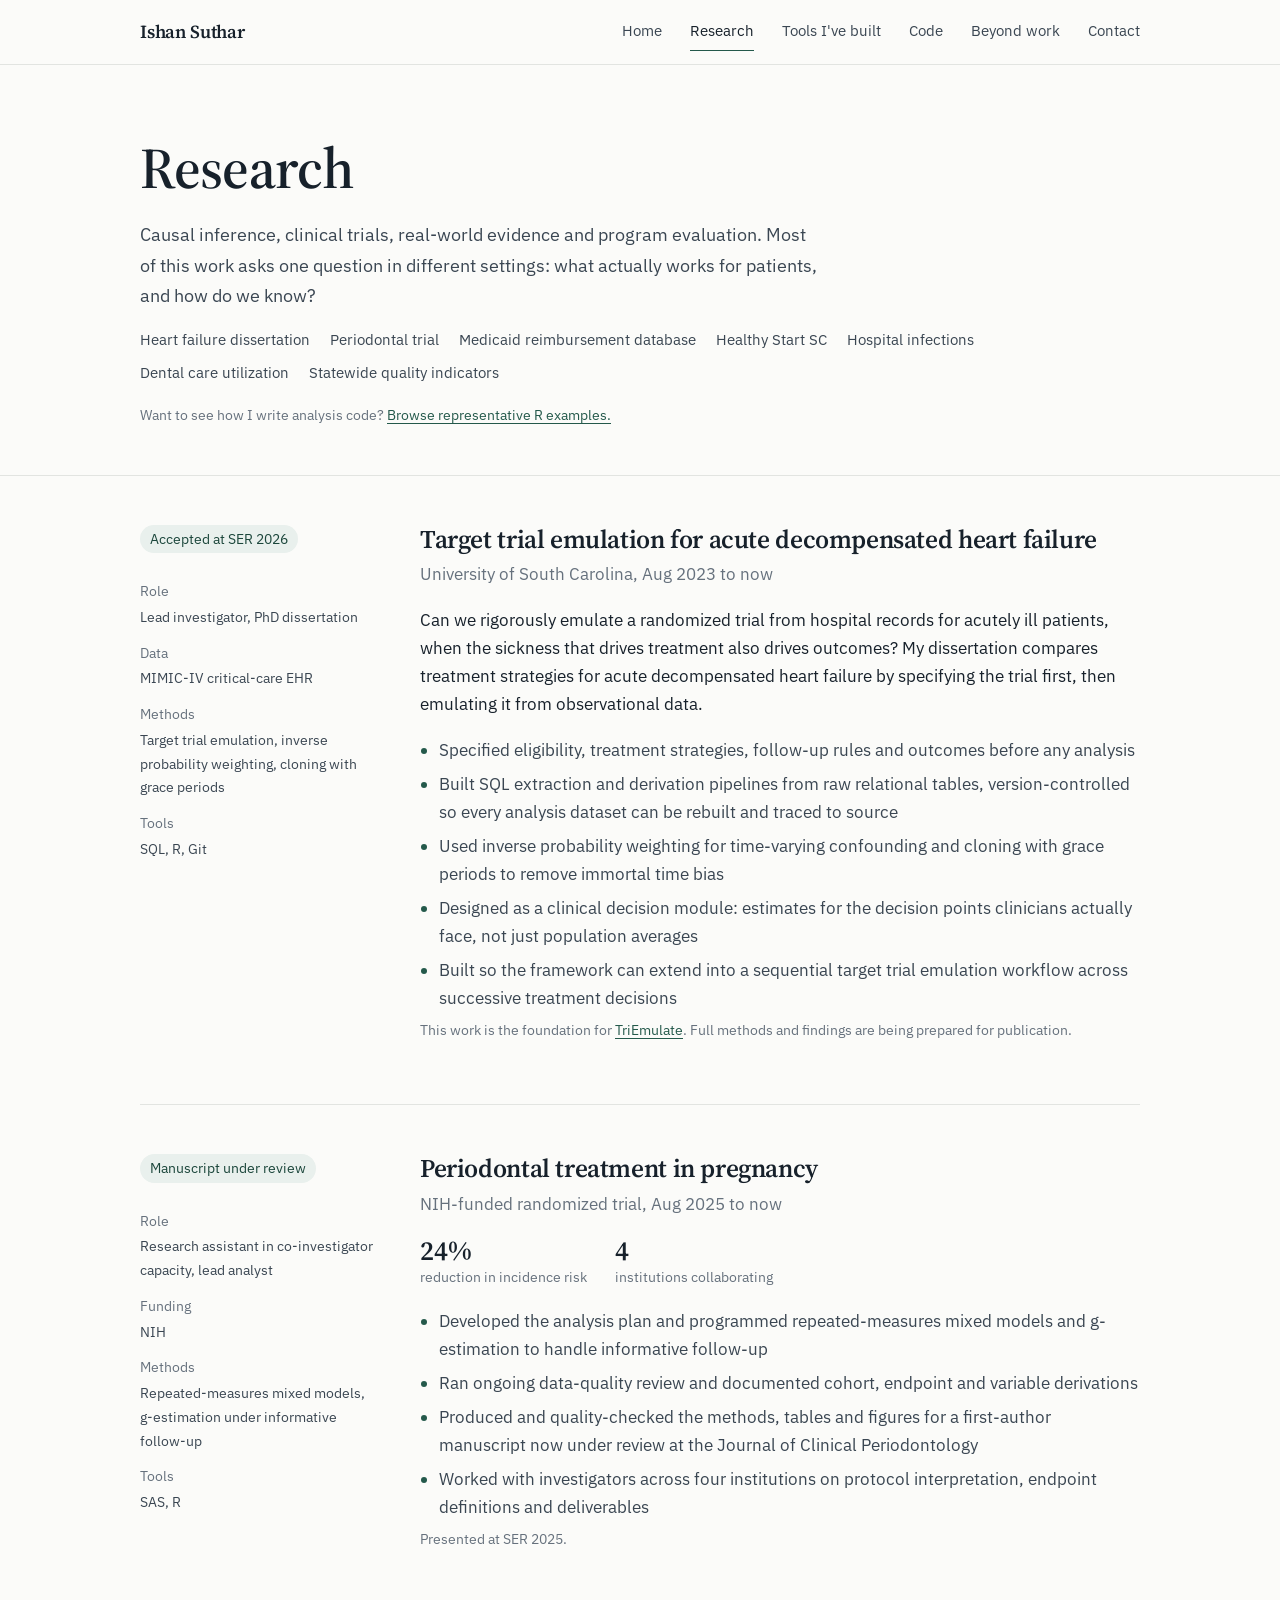
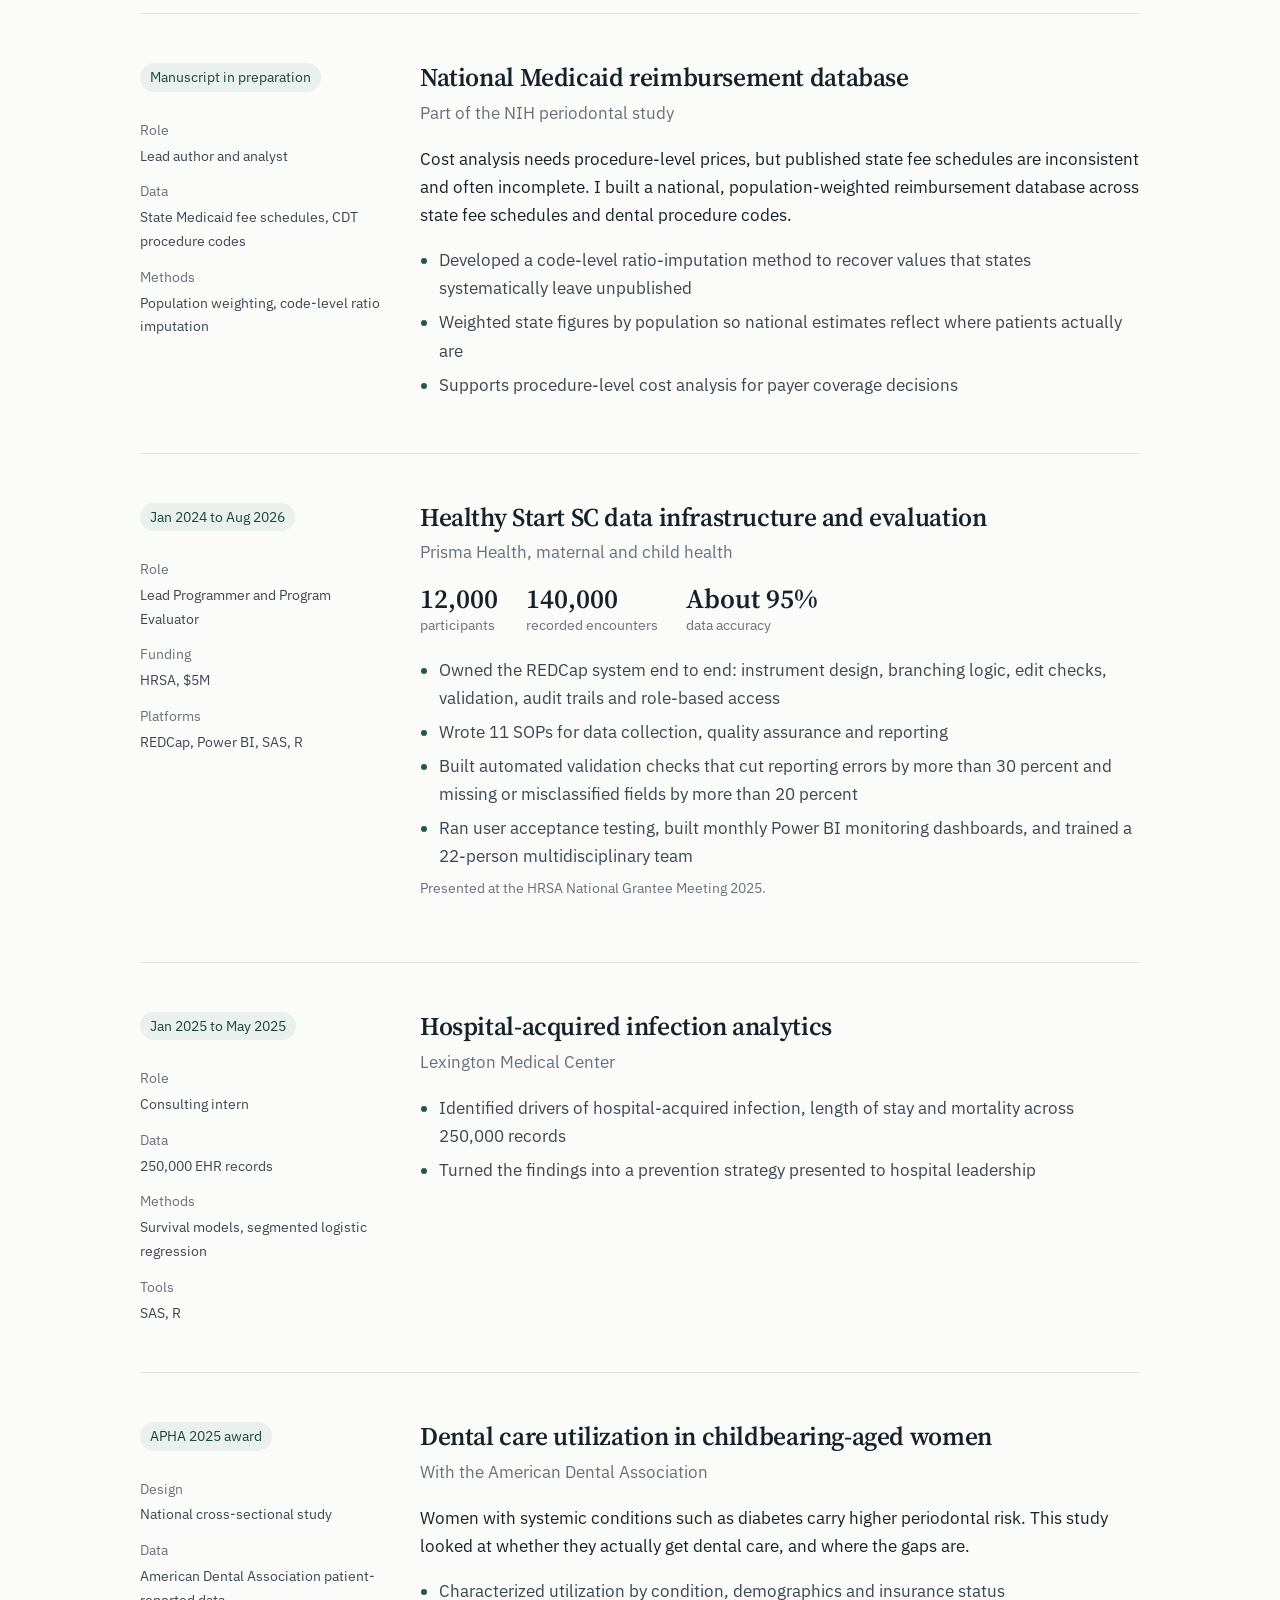
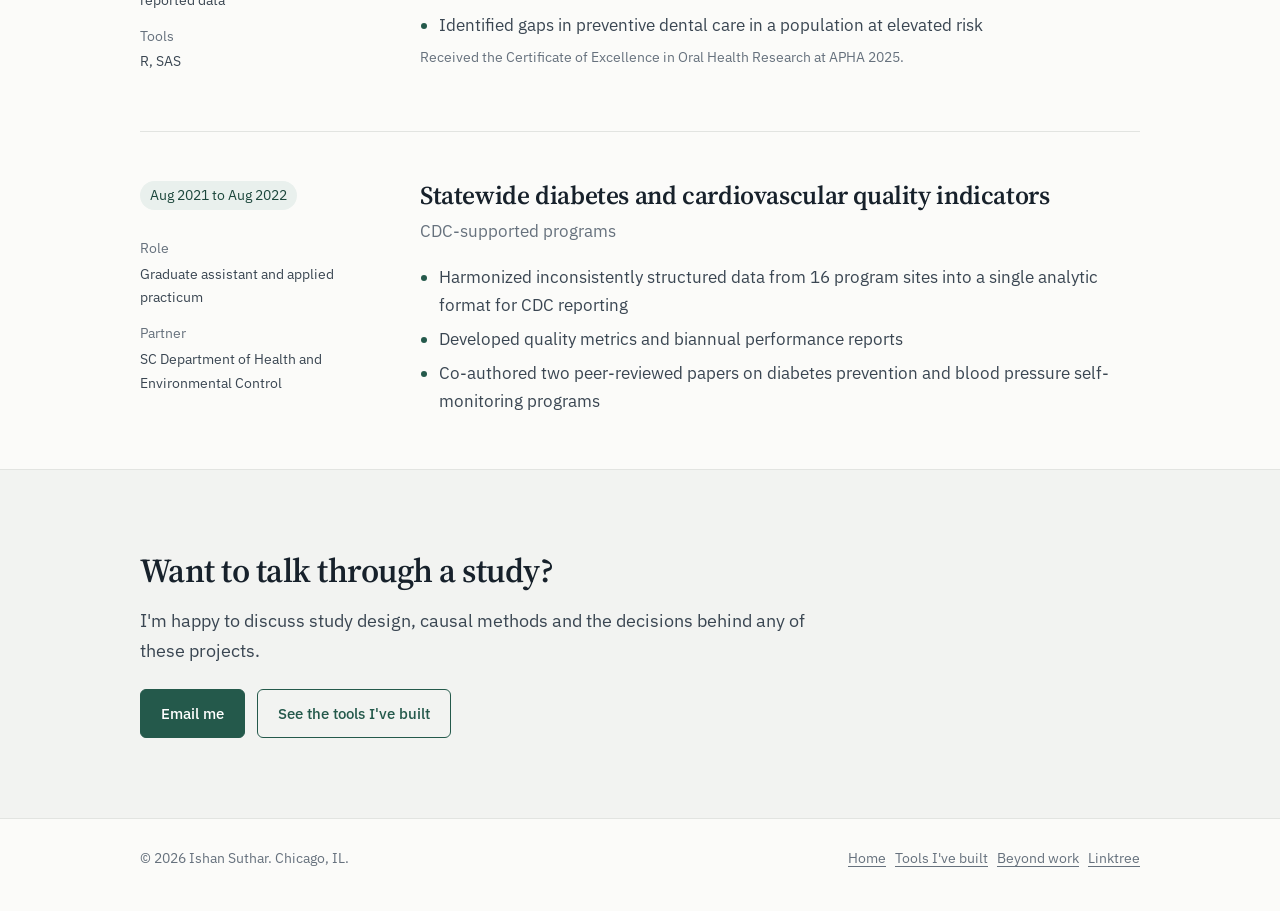
<file: research.html>
<!DOCTYPE html>
<html lang="en">
<head>
  <meta charset="UTF-8">
  <meta name="viewport" content="width=device-width, initial-scale=1.0">
  <title>Research | Ishan Suthar</title>
  <meta name="description" content="Research projects in causal inference, clinical trials, real-world evidence and program evaluation.">
  <link rel="preconnect" href="https://fonts.googleapis.com">
  <link rel="preconnect" href="https://fonts.gstatic.com" crossorigin>
  <link href="https://fonts.googleapis.com/css2?family=IBM+Plex+Mono:wght@400;500&family=IBM+Plex+Sans:wght@400;500;600&family=Source+Serif+4:opsz,wght@8..60,400;8..60,600&display=swap" rel="stylesheet">
  <link rel="stylesheet" href="styles.css">
</head>
<body>

<header class="site-header">
  <div class="wrap">
    <a class="brand" href="index.html">Ishan Suthar</a>
    <button class="nav-toggle" aria-expanded="false" aria-controls="nav">Menu</button>
    <nav class="nav" id="nav">
      <a href="index.html">Home</a>
      <a href="research.html" aria-current="page">Research</a>
      <a href="ai-agents.html">Tools I've built</a>
      <a href="code-examples.html">Code</a>
      <a href="hobbies.html">Beyond work</a>
      <a href="index.html#contact">Contact</a>
    </nav>
  </div>
</header>

<main>
  <section class="page-intro">
    <div class="wrap">
      <h1>Research</h1>
      <p class="lead">Causal inference, clinical trials, real-world evidence and program evaluation. Most of this work asks one question in different settings: what actually works for patients, and how do we know?</p>
      <nav class="jump" aria-label="Projects on this page">
        <a href="#dissertation">Heart failure dissertation</a>
        <a href="#periodontal">Periodontal trial</a>
        <a href="#reimbursement">Medicaid reimbursement database</a>
        <a href="#healthystart">Healthy Start SC</a>
        <a href="#hai">Hospital infections</a>
        <a href="#dental">Dental care utilization</a>
        <a href="#dhec">Statewide quality indicators</a>
      </nav>
      <p class="small muted" style="margin:0">Want to see how I write analysis code? <a href="code-examples.html">Browse representative R examples.</a></p>
    </div>
  </section>

  <div class="wrap">

    <article class="project" id="dissertation">
      <aside>
        <span class="status">Accepted at SER 2026</span>
        <dl>
          <dt>Role</dt><dd>Lead investigator, PhD dissertation</dd>
          <dt>Data</dt><dd>MIMIC-IV critical-care EHR</dd>
          <dt>Methods</dt><dd>Target trial emulation, inverse probability weighting, cloning with grace periods</dd>
          <dt>Tools</dt><dd>SQL, R, Git</dd>
        </dl>
      </aside>
      <div>
        <h2>Target trial emulation for acute decompensated heart failure</h2>
        <p class="sub">University of South Carolina, Aug 2023 to now</p>
        <p>Can we rigorously emulate a randomized trial from hospital records for acutely ill patients, when the sickness that drives treatment also drives outcomes? My dissertation compares treatment strategies for acute decompensated heart failure by specifying the trial first, then emulating it from observational data.</p>
        <ul class="points">
          <li>Specified eligibility, treatment strategies, follow-up rules and outcomes before any analysis</li>
          <li>Built SQL extraction and derivation pipelines from raw relational tables, version-controlled so every analysis dataset can be rebuilt and traced to source</li>
          <li>Used inverse probability weighting for time-varying confounding and cloning with grace periods to remove immortal time bias</li>
          <li>Designed as a clinical decision module: estimates for the decision points clinicians actually face, not just population averages</li>
          <li>Built so the framework can extend into a sequential target trial emulation workflow across successive treatment decisions</li>
        </ul>
        <p class="small muted">This work is the foundation for <a href="ai-agents.html#triemulate">TriEmulate</a>. Full methods and findings are being prepared for publication.</p>
      </div>
    </article>

    <article class="project" id="periodontal">
      <aside>
        <span class="status">Manuscript under review</span>
        <dl>
          <dt>Role</dt><dd>Research assistant in co-investigator capacity, lead analyst</dd>
          <dt>Funding</dt><dd>NIH</dd>
          <dt>Methods</dt><dd>Repeated-measures mixed models, g-estimation under informative follow-up</dd>
          <dt>Tools</dt><dd>SAS, R</dd>
        </dl>
      </aside>
      <div>
        <h2>Periodontal treatment in pregnancy</h2>
        <p class="sub">NIH-funded randomized trial, Aug 2025 to now</p>
        <div class="numbers">
          <div><strong>24%</strong>reduction in incidence risk</div>
          <div><strong>4</strong>institutions collaborating</div>
        </div>
        <ul class="points">
          <li>Developed the analysis plan and programmed repeated-measures mixed models and g-estimation to handle informative follow-up</li>
          <li>Ran ongoing data-quality review and documented cohort, endpoint and variable derivations</li>
          <li>Produced and quality-checked the methods, tables and figures for a first-author manuscript now under review at the Journal of Clinical Periodontology</li>
          <li>Worked with investigators across four institutions on protocol interpretation, endpoint definitions and deliverables</li>
        </ul>
        <p class="small muted">Presented at SER 2025.</p>
      </div>
    </article>

    <article class="project" id="reimbursement">
      <aside>
        <span class="status">Manuscript in preparation</span>
        <dl>
          <dt>Role</dt><dd>Lead author and analyst</dd>
          <dt>Data</dt><dd>State Medicaid fee schedules, CDT procedure codes</dd>
          <dt>Methods</dt><dd>Population weighting, code-level ratio imputation</dd>
        </dl>
      </aside>
      <div>
        <h2>National Medicaid reimbursement database</h2>
        <p class="sub">Part of the NIH periodontal study</p>
        <p>Cost analysis needs procedure-level prices, but published state fee schedules are inconsistent and often incomplete. I built a national, population-weighted reimbursement database across state fee schedules and dental procedure codes.</p>
        <ul class="points">
          <li>Developed a code-level ratio-imputation method to recover values that states systematically leave unpublished</li>
          <li>Weighted state figures by population so national estimates reflect where patients actually are</li>
          <li>Supports procedure-level cost analysis for payer coverage decisions</li>
        </ul>
      </div>
    </article>

    <article class="project" id="healthystart">
      <aside>
        <span class="status">Jan 2024 to Aug 2026</span>
        <dl>
          <dt>Role</dt><dd>Lead Programmer and Program Evaluator</dd>
          <dt>Funding</dt><dd>HRSA, $5M</dd>
          <dt>Platforms</dt><dd>REDCap, Power BI, SAS, R</dd>
        </dl>
      </aside>
      <div>
        <h2>Healthy Start SC data infrastructure and evaluation</h2>
        <p class="sub">Prisma Health, maternal and child health</p>
        <div class="numbers">
          <div><strong>12,000</strong>participants</div>
          <div><strong>140,000</strong>recorded encounters</div>
          <div><strong>About 95%</strong>data accuracy</div>
        </div>
        <ul class="points">
          <li>Owned the REDCap system end to end: instrument design, branching logic, edit checks, validation, audit trails and role-based access</li>
          <li>Wrote 11 SOPs for data collection, quality assurance and reporting</li>
          <li>Built automated validation checks that cut reporting errors by more than 30 percent and missing or misclassified fields by more than 20 percent</li>
          <li>Ran user acceptance testing, built monthly Power BI monitoring dashboards, and trained a 22-person multidisciplinary team</li>
        </ul>
        <p class="small muted">Presented at the HRSA National Grantee Meeting 2025.</p>
      </div>
    </article>

    <article class="project" id="hai">
      <aside>
        <span class="status">Jan 2025 to May 2025</span>
        <dl>
          <dt>Role</dt><dd>Consulting intern</dd>
          <dt>Data</dt><dd>250,000 EHR records</dd>
          <dt>Methods</dt><dd>Survival models, segmented logistic regression</dd>
          <dt>Tools</dt><dd>SAS, R</dd>
        </dl>
      </aside>
      <div>
        <h2>Hospital-acquired infection analytics</h2>
        <p class="sub">Lexington Medical Center</p>
        <ul class="points">
          <li>Identified drivers of hospital-acquired infection, length of stay and mortality across 250,000 records</li>
          <li>Turned the findings into a prevention strategy presented to hospital leadership</li>
        </ul>
      </div>
    </article>

    <article class="project" id="dental">
      <aside>
        <span class="status">APHA 2025 award</span>
        <dl>
          <dt>Design</dt><dd>National cross-sectional study</dd>
          <dt>Data</dt><dd>American Dental Association patient-reported data</dd>
          <dt>Tools</dt><dd>R, SAS</dd>
        </dl>
      </aside>
      <div>
        <h2>Dental care utilization in childbearing-aged women</h2>
        <p class="sub">With the American Dental Association</p>
        <p>Women with systemic conditions such as diabetes carry higher periodontal risk. This study looked at whether they actually get dental care, and where the gaps are.</p>
        <ul class="points">
          <li>Characterized utilization by condition, demographics and insurance status</li>
          <li>Identified gaps in preventive dental care in a population at elevated risk</li>
        </ul>
        <p class="small muted">Received the Certificate of Excellence in Oral Health Research at APHA 2025.</p>
      </div>
    </article>

    <article class="project" id="dhec">
      <aside>
        <span class="status">Aug 2021 to Aug 2022</span>
        <dl>
          <dt>Role</dt><dd>Graduate assistant and applied practicum</dd>
          <dt>Partner</dt><dd>SC Department of Health and Environmental Control</dd>
        </dl>
      </aside>
      <div>
        <h2>Statewide diabetes and cardiovascular quality indicators</h2>
        <p class="sub">CDC-supported programs</p>
        <ul class="points">
          <li>Harmonized inconsistently structured data from 16 program sites into a single analytic format for CDC reporting</li>
          <li>Developed quality metrics and biannual performance reports</li>
          <li>Co-authored two peer-reviewed papers on diabetes prevention and blood pressure self-monitoring programs</li>
        </ul>
      </div>
    </article>

  </div>

  <section class="contact band">
    <div class="wrap">
      <h2>Want to talk through a study?</h2>
      <p class="lead">I'm happy to discuss study design, causal methods and the decisions behind any of these projects.</p>
      <div class="contact-links">
        <a class="btn btn-solid" href="mailto:i.ishan.2812@gmail.com">Email me</a>
        <a class="btn btn-line" href="ai-agents.html">See the tools I've built</a>
      </div>
    </div>
  </section>
</main>

<footer class="site-footer">
  <div class="wrap">
    <span>&copy; 2026 Ishan Suthar. Chicago, IL.</span>
    <span><a href="index.html">Home</a> &nbsp; <a href="ai-agents.html">Tools I've built</a> &nbsp; <a href="hobbies.html">Beyond work</a> &nbsp; <a href="https://linktr.ee/i.ishan.2812" target="_blank" rel="noopener">Linktree</a></span>
  </div>
</footer>

<script>
  const t = document.querySelector('.nav-toggle'), n = document.getElementById('nav');
  t.addEventListener('click', () => { const o = n.classList.toggle('open'); t.setAttribute('aria-expanded', o); });
  n.querySelectorAll('a').forEach(a => a.addEventListener('click', () => { n.classList.remove('open'); t.setAttribute('aria-expanded', false); }));
</script>
</body>
</html>
</file>
<file: styles.css>
/* Ishan Suthar portfolio, shared styles */

:root {
  --paper: #fbfbf9;
  --paper-2: #f2f3f1;
  --ink: #17212b;
  --ink-2: #3a4652;
  --muted: #66717d;
  --rule: #e2e4e1;
  --accent: #24594b;
  --accent-ink: #1b463b;
  --accent-tint: #e9f0ed;

  --serif: "Source Serif 4", Georgia, "Times New Roman", serif;
  --sans: "IBM Plex Sans", system-ui, -apple-system, "Segoe UI", sans-serif;
  --mono: "IBM Plex Mono", ui-monospace, Menlo, monospace;

  --wrap: 1080px;
  --gutter: clamp(16px, 4vw, 40px);
}

*, *::before, *::after { box-sizing: border-box; }
html { scroll-behavior: smooth; -webkit-text-size-adjust: 100%; }
body {
  margin: 0;
  background: var(--paper);
  color: var(--ink);
  font-family: var(--sans);
  font-size: 17px;
  line-height: 1.65;
  -webkit-font-smoothing: antialiased;
}
img { max-width: 100%; display: block; }
a { color: var(--accent); text-decoration-thickness: 1px; text-underline-offset: 3px; }
a:hover { color: var(--accent-ink); }
:focus-visible { outline: 2px solid var(--accent); outline-offset: 3px; border-radius: 2px; }

.wrap { max-width: var(--wrap); margin: 0 auto; padding: 0 var(--gutter); }

/* Header */
.site-header {
  position: sticky; top: 0; z-index: 20;
  background: color-mix(in srgb, var(--paper) 92%, transparent);
  backdrop-filter: blur(10px);
  border-bottom: 1px solid var(--rule);
}
.site-header .wrap {
  display: flex; align-items: center; justify-content: space-between;
  height: 64px; gap: 24px;
}
.brand {
  font-family: var(--serif); font-size: 1.15rem; font-weight: 600;
  color: var(--ink); text-decoration: none; letter-spacing: -0.01em;
}
.nav { display: flex; gap: 28px; align-items: center; }
.nav a {
  color: var(--ink-2); text-decoration: none; font-size: 0.94rem;
  padding: 6px 0; border-bottom: 1.5px solid transparent;
}
.nav a:hover { color: var(--ink); }
.nav a[aria-current="page"] { color: var(--ink); border-bottom-color: var(--accent); }
.nav-toggle {
  display: none; background: none; border: 1px solid var(--rule); border-radius: 6px;
  padding: 6px 12px; font: inherit; font-size: 0.9rem; color: var(--ink); cursor: pointer;
}

/* Type */
h1, h2, h3 { font-family: var(--serif); font-weight: 600; letter-spacing: -0.015em; color: var(--ink); margin: 0; }
h1 { font-size: clamp(2.3rem, 5vw, 3.6rem); line-height: 1.08; }
h2 { font-size: clamp(1.6rem, 3vw, 2.1rem); line-height: 1.2; }
h3 { font-size: 1.25rem; line-height: 1.3; }
p { margin: 0 0 1em; }
.lead { font-size: 1.15rem; color: var(--ink-2); max-width: 62ch; }
.muted { color: var(--muted); }
.small { font-size: 0.9rem; }

/* Page intro */
.page-intro { padding: 72px 0 48px; border-bottom: 1px solid var(--rule); }
.page-intro h1 { max-width: 20ch; margin-bottom: 20px; }
.page-intro .lead { margin-bottom: 0; }

/* Home hero */
.hero { padding: 88px 0 64px; }
.hero-grid { display: grid; grid-template-columns: 1.5fr 1fr; gap: 64px; align-items: end; }
.hero h1 { margin-bottom: 24px; }
.hero .creds { font-size: 0.95rem; color: var(--muted); margin-bottom: 28px; }
.actions { display: flex; flex-wrap: wrap; gap: 12px; }
.btn {
  display: inline-block; padding: 11px 20px; border-radius: 6px;
  font-size: 0.95rem; font-weight: 500; text-decoration: none;
  border: 1px solid var(--accent); transition: background-color .15s, color .15s;
}
.btn-solid { background: var(--accent); color: #fff; }
.btn-solid:hover { background: var(--accent-ink); color: #fff; }
.btn-line { color: var(--accent); background: transparent; }
.btn-line:hover { background: var(--accent-tint); }

/* Path: medicine to research to building */
.path { list-style: none; margin: 0; padding: 0; border-left: 2px solid var(--rule); }
.path li { position: relative; padding: 0 0 22px 22px; }
.path li:last-child { padding-bottom: 0; }
.path li::before {
  content: ""; position: absolute; left: -7px; top: 8px;
  width: 12px; height: 12px; border-radius: 50%;
  background: var(--paper); border: 2px solid var(--accent);
}
.path li:last-child::before { background: var(--accent); }
.path .when { font-size: 0.82rem; color: var(--muted); display: block; }
.path .what { font-weight: 500; }

/* Sections */
.section { padding: 72px 0; border-top: 1px solid var(--rule); }
.section-head { display: grid; grid-template-columns: 240px 1fr; gap: 40px; margin-bottom: 36px; align-items: baseline; }
.section-head p { margin: 0; color: var(--muted); max-width: 60ch; }
.band { background: var(--paper-2); }

/* Split row: label column + content */
.row { display: grid; grid-template-columns: 240px 1fr; gap: 40px; padding: 28px 0; border-top: 1px solid var(--rule); }
.row:first-child { border-top: 0; padding-top: 0; }
.row-label { color: var(--muted); font-size: 0.92rem; }
.row-label strong { display: block; color: var(--ink); font-weight: 500; font-size: 1rem; }
.row h3 { margin-bottom: 6px; }
.row .org { color: var(--accent-ink); font-size: 0.95rem; margin-bottom: 10px; }

ul.points { margin: 0; padding-left: 1.1em; }
ul.points li { margin-bottom: 6px; color: var(--ink-2); }
ul.points li::marker { color: var(--accent); }

/* Featured work */
.feature {
  display: grid; grid-template-columns: 1fr 1fr; gap: 48px;
  padding: 40px; border-radius: 10px; background: var(--ink); color: #e9ece9;
  margin-bottom: 40px;
}
.feature h3 { color: #fff; font-size: 1.7rem; margin-bottom: 12px; }
.feature p { color: #c6ccc8; }
.feature .tag-line { color: #9fc2b6; font-size: 0.92rem; margin-bottom: 14px; }
.feature .figure { align-self: center; }
.feature .figure .big { font-family: var(--serif); font-size: clamp(2.2rem, 5vw, 3.2rem); line-height: 1.05; color: #fff; }
.feature .figure .big span { color: #9fc2b6; }
.feature .figure p { margin-top: 10px; }

.work-list { display: grid; grid-template-columns: repeat(2, 1fr); gap: 0 48px; }
.work { padding: 24px 0; border-top: 1px solid var(--rule); }
.work h3 { margin-bottom: 4px; }
.work .kind { font-size: 0.88rem; color: var(--muted); margin-bottom: 10px; }
.work p { color: var(--ink-2); margin-bottom: 10px; }
.work .result { font-size: 0.92rem; color: var(--accent-ink); font-weight: 500; }

/* Tags */
.tags { display: flex; flex-wrap: wrap; gap: 6px; margin-top: 12px; }
.tag { font-size: 0.8rem; padding: 3px 9px; border-radius: 999px; background: var(--accent-tint); color: var(--accent-ink); }

/* Skills */
.skills { display: grid; grid-template-columns: repeat(4, 1fr); gap: 32px; }
.skills h3 { font-family: var(--sans); font-size: 0.95rem; font-weight: 600; margin-bottom: 10px; }
.skills ul { list-style: none; margin: 0; padding: 0; }
.skills li { padding: 5px 0; border-bottom: 1px solid var(--rule); color: var(--ink-2); font-size: 0.95rem; }

/* Facts strip */
.facts { display: grid; grid-template-columns: repeat(4, 1fr); border-top: 1px solid var(--rule); border-bottom: 1px solid var(--rule); }
.fact { padding: 22px 20px 22px 0; }
.fact + .fact { padding-left: 20px; border-left: 1px solid var(--rule); }
.fact .n { font-family: var(--serif); font-size: 2rem; line-height: 1; }
.fact .l { color: var(--muted); font-size: 0.88rem; margin-top: 6px; }

/* Publications */
.pubs { list-style: none; margin: 0; padding: 0; }
.pubs li { display: grid; grid-template-columns: 140px 1fr; gap: 24px; padding: 16px 0; border-top: 1px solid var(--rule); }
.pubs li:first-child { border-top: 0; }
.pubs .venue { color: var(--muted); font-size: 0.9rem; }
.pubs .title { font-weight: 500; }
.pubs .authors { color: var(--muted); font-size: 0.9rem; }
.award { color: var(--accent-ink); font-size: 0.88rem; font-weight: 500; }

/* Project detail (AI agents, research) */
.project { display: grid; grid-template-columns: 240px 1fr; gap: 40px; padding: 48px 0; border-top: 1px solid var(--rule); }
.project:first-of-type { border-top: 0; }
.project aside .status { display: inline-block; font-size: 0.85rem; color: var(--accent-ink); background: var(--accent-tint); padding: 3px 10px; border-radius: 999px; margin-bottom: 14px; }
.project aside dl { margin: 0; font-size: 0.9rem; }
.project aside dt { color: var(--muted); margin-top: 12px; }
.project aside dd { margin: 2px 0 0; color: var(--ink-2); }
.project h2 { font-size: 1.6rem; margin-bottom: 6px; }
.project .sub { color: var(--muted); margin-bottom: 18px; }
.flow { display: flex; flex-wrap: wrap; align-items: center; gap: 6px; margin: 18px 0 20px; padding: 0; list-style: none; font-size: 0.88rem; }
.flow li { padding: 5px 11px; border: 1px solid var(--rule); border-radius: 6px; background: #fff; }
.flow li + li::before { content: ""; }
.numbers { display: flex; flex-wrap: wrap; gap: 28px; margin: 18px 0; }
.numbers div { font-size: 0.88rem; color: var(--muted); }
.numbers strong { display: block; font-family: var(--serif); font-size: 1.7rem; font-weight: 600; color: var(--ink); line-height: 1.1; }

.steps { list-style: none; counter-reset: step; margin: 20px 0 0; padding: 0; display: grid; grid-template-columns: repeat(3, 1fr); gap: 20px; }
.steps li { counter-increment: step; padding-top: 14px; border-top: 2px solid var(--accent); }
.steps li::before { content: counter(step); display: block; font-family: var(--serif); font-size: 1.1rem; color: var(--accent); margin-bottom: 4px; }
.steps strong { display: block; font-weight: 600; margin-bottom: 4px; }
.steps span { color: var(--ink-2); font-size: 0.95rem; }
.group-title { padding: 56px 0 8px; }
.group-title p { color: var(--muted); margin: 6px 0 0; max-width: 60ch; }
.pill-flag { display: inline-block; font-size: 0.8rem; font-weight: 500; color: #fff; background: var(--accent); padding: 2px 9px; border-radius: 999px; margin-left: 8px; vertical-align: middle; font-family: var(--sans); }
.interest { display: grid; grid-template-columns: 240px 1fr; gap: 40px; padding: 48px 0; border-top: 1px solid var(--rule); }
.interest:first-of-type { border-top: 0; }
.interest h2 { font-size: 1.6rem; }
.interest .sub { color: var(--muted); margin-top: 6px; font-size: 0.95rem; }

.jump { display: flex; flex-wrap: wrap; gap: 8px 20px; padding: 18px 0; font-size: 0.92rem; }
.jump a { color: var(--ink-2); text-decoration: none; }
.jump a:hover { color: var(--accent); text-decoration: underline; }

/* Code */
.code-block { border: 1px solid var(--rule); border-radius: 10px; overflow: hidden; background: #fff; margin-top: 18px; }
.code-bar { display: flex; justify-content: space-between; align-items: center; padding: 10px 16px; border-bottom: 1px solid var(--rule); font-size: 0.85rem; color: var(--muted); }
.copy { font: inherit; font-size: 0.85rem; background: none; border: 1px solid var(--rule); border-radius: 6px; padding: 4px 10px; cursor: pointer; color: var(--ink-2); }
.copy:hover { border-color: var(--accent); color: var(--accent); }
pre { margin: 0; padding: 18px 20px; overflow-x: auto; font-family: var(--mono); font-size: 0.84rem; line-height: 1.7; color: #1f2933; background: #fcfcfb; }
.kw { color: #24594b; font-weight: 500; }
.fn { color: #8a4b0f; }
.str { color: #3d5a99; }
.num { color: #7a3e8e; }
.note { margin-top: 48px; padding: 18px 22px; border-left: 3px solid var(--accent); background: var(--accent-tint); color: var(--ink-2); font-size: 0.95rem; }

/* Contact + footer */
.contact { padding: 80px 0; border-top: 1px solid var(--rule); }
.contact h2 { margin-bottom: 14px; }
.contact-links { display: flex; flex-wrap: wrap; gap: 12px; margin-top: 24px; }
.site-footer { border-top: 1px solid var(--rule); padding: 28px 0 40px; color: var(--muted); font-size: 0.88rem; }
.site-footer .wrap { display: flex; justify-content: space-between; gap: 16px; flex-wrap: wrap; }
.site-footer a { color: var(--muted); }

/* Responsive */
@media (max-width: 900px) {
  .hero-grid, .feature { grid-template-columns: 1fr; gap: 36px; }
  .skills { grid-template-columns: repeat(2, 1fr); }
  .facts { grid-template-columns: repeat(2, 1fr); }
  .fact:nth-child(3) { padding-left: 0; border-left: 0; }
  .fact:nth-child(n+3) { border-top: 1px solid var(--rule); }
}
@media (max-width: 760px) {
  body { font-size: 16px; }
  .nav-toggle { display: inline-block; }
  .nav { display: none; position: absolute; top: 64px; left: 0; right: 0; flex-direction: column; align-items: flex-start; gap: 0; background: var(--paper); border-bottom: 1px solid var(--rule); padding: 8px var(--gutter) 16px; }
  .nav.open { display: flex; }
  .nav a { padding: 10px 0; width: 100%; }
  .section-head, .row, .project, .pubs li, .interest { grid-template-columns: 1fr; gap: 10px; }
  .steps { grid-template-columns: 1fr; gap: 14px; }
  .work-list { grid-template-columns: 1fr; }
  .feature { padding: 28px 22px; }
  .hero { padding: 56px 0 48px; }
  .page-intro { padding: 48px 0 36px; }
  .section { padding: 56px 0; }
}
@media (max-width: 480px) {
  .skills { grid-template-columns: 1fr; }
}
@media (prefers-reduced-motion: reduce) {
  html { scroll-behavior: auto; }
  * { transition: none !important; }
}

.site-link { font-family: var(--sans); font-size: 0.95rem; font-weight: 500; margin-left: 10px; vertical-align: middle; white-space: nowrap; }
.feature .site-link { color: #9fc2b6; }
.feature .site-link:hover { color: #fff; }
.next-step { margin-top: 16px; padding-top: 14px; border-top: 1px solid rgba(255,255,255,0.15); color: #e9ece9 !important; font-size: 0.95rem; }
</file>
